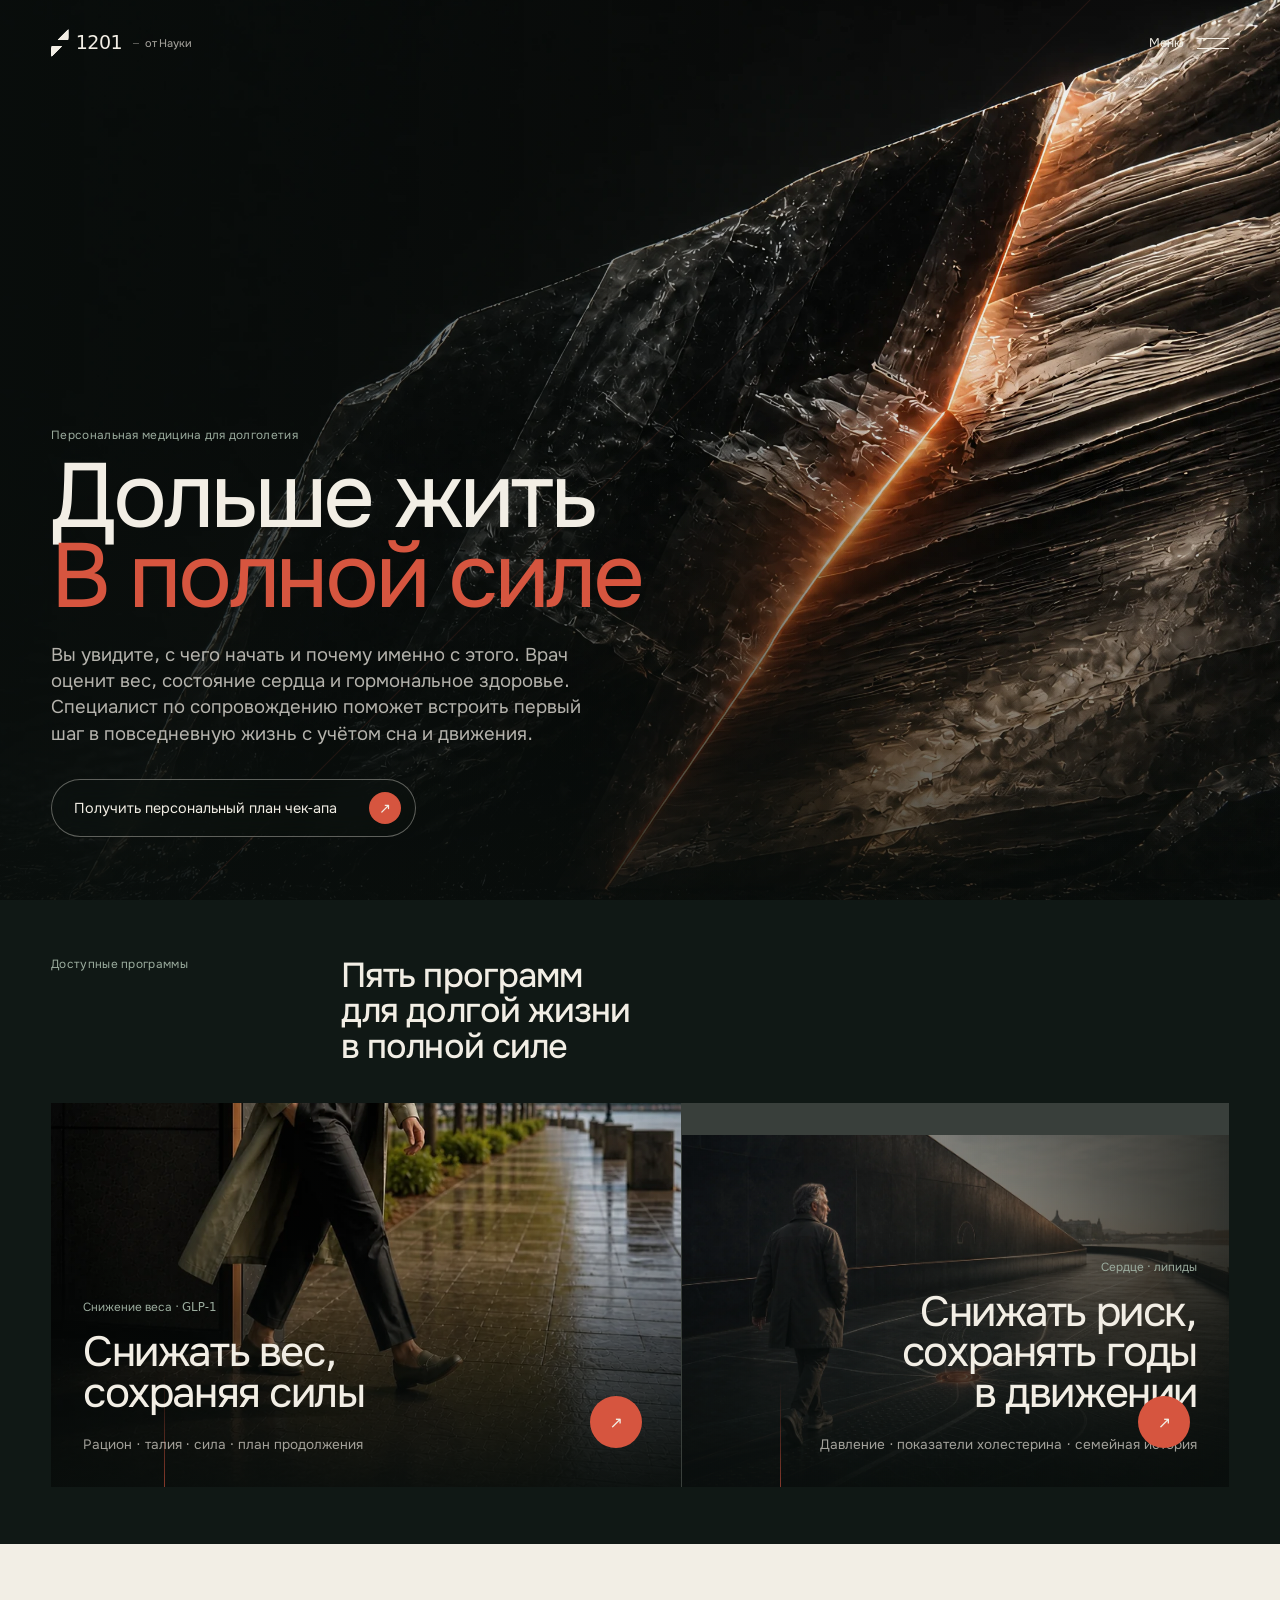
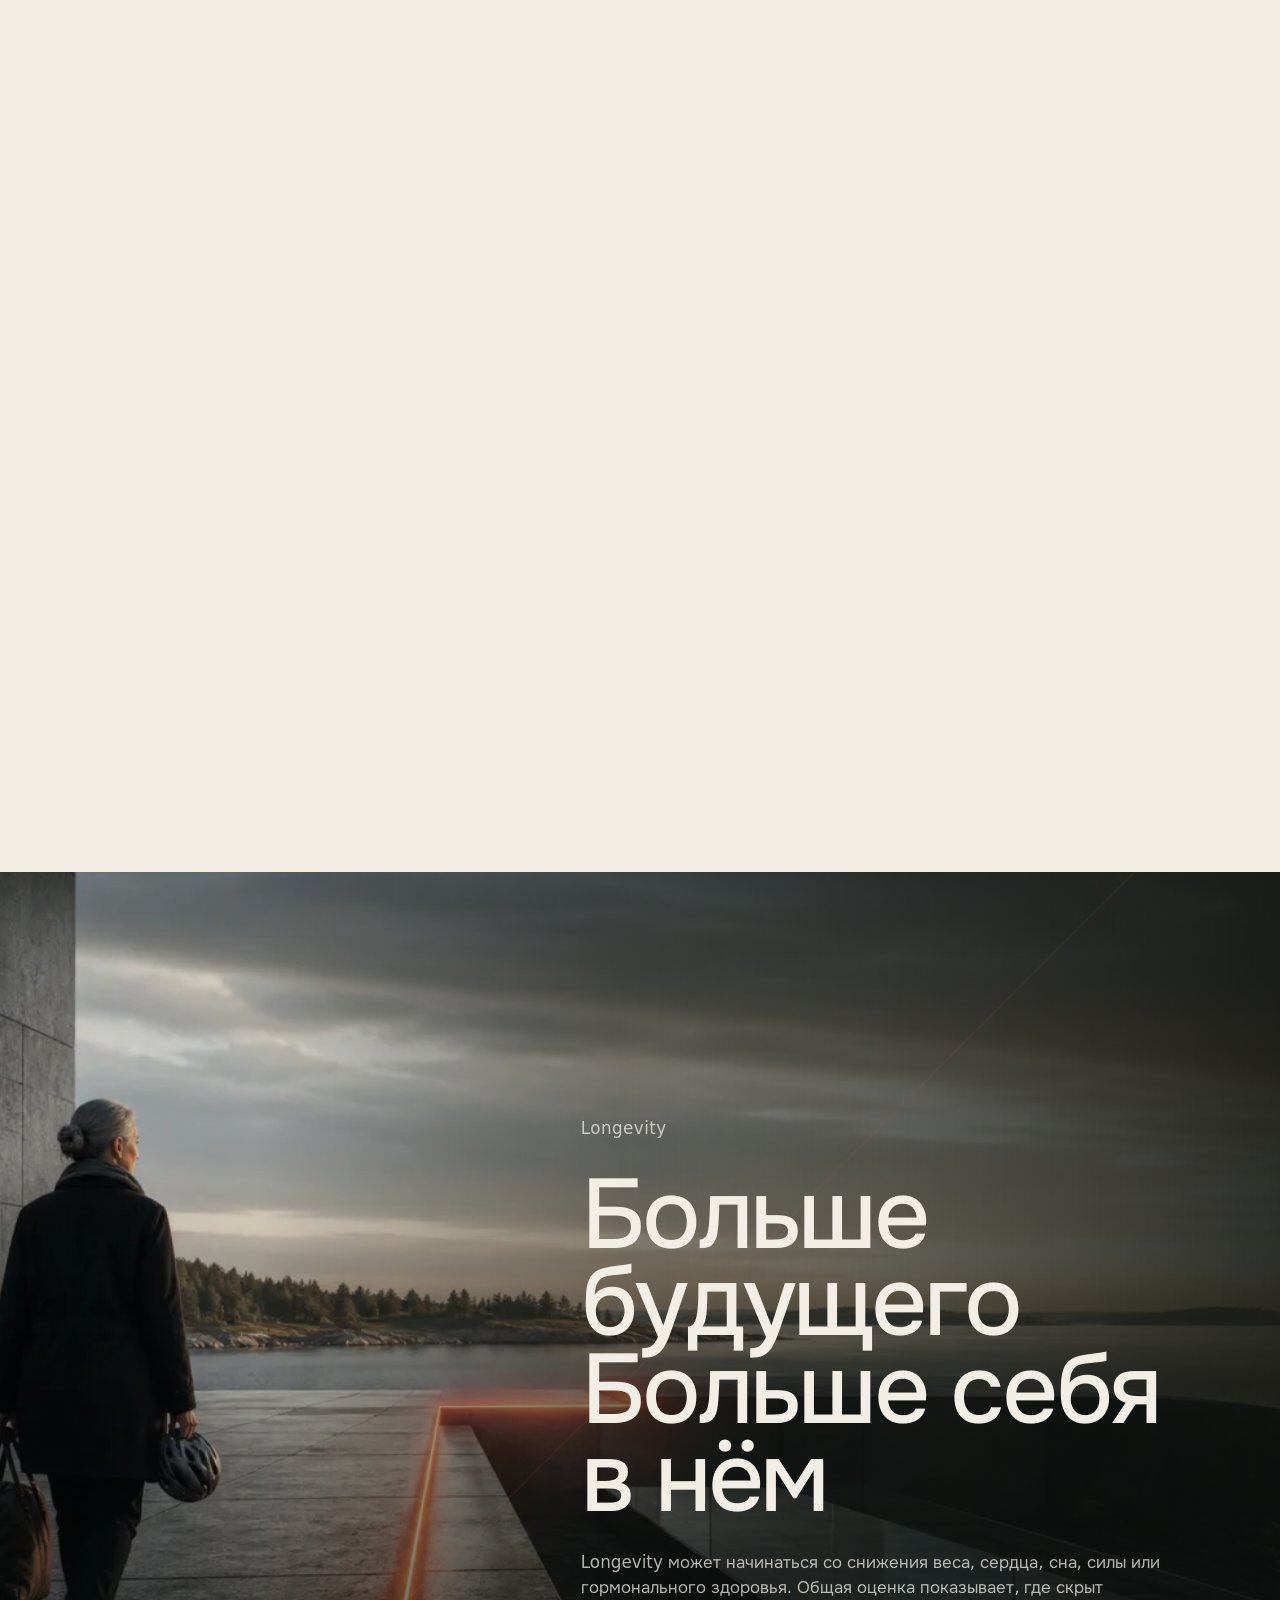
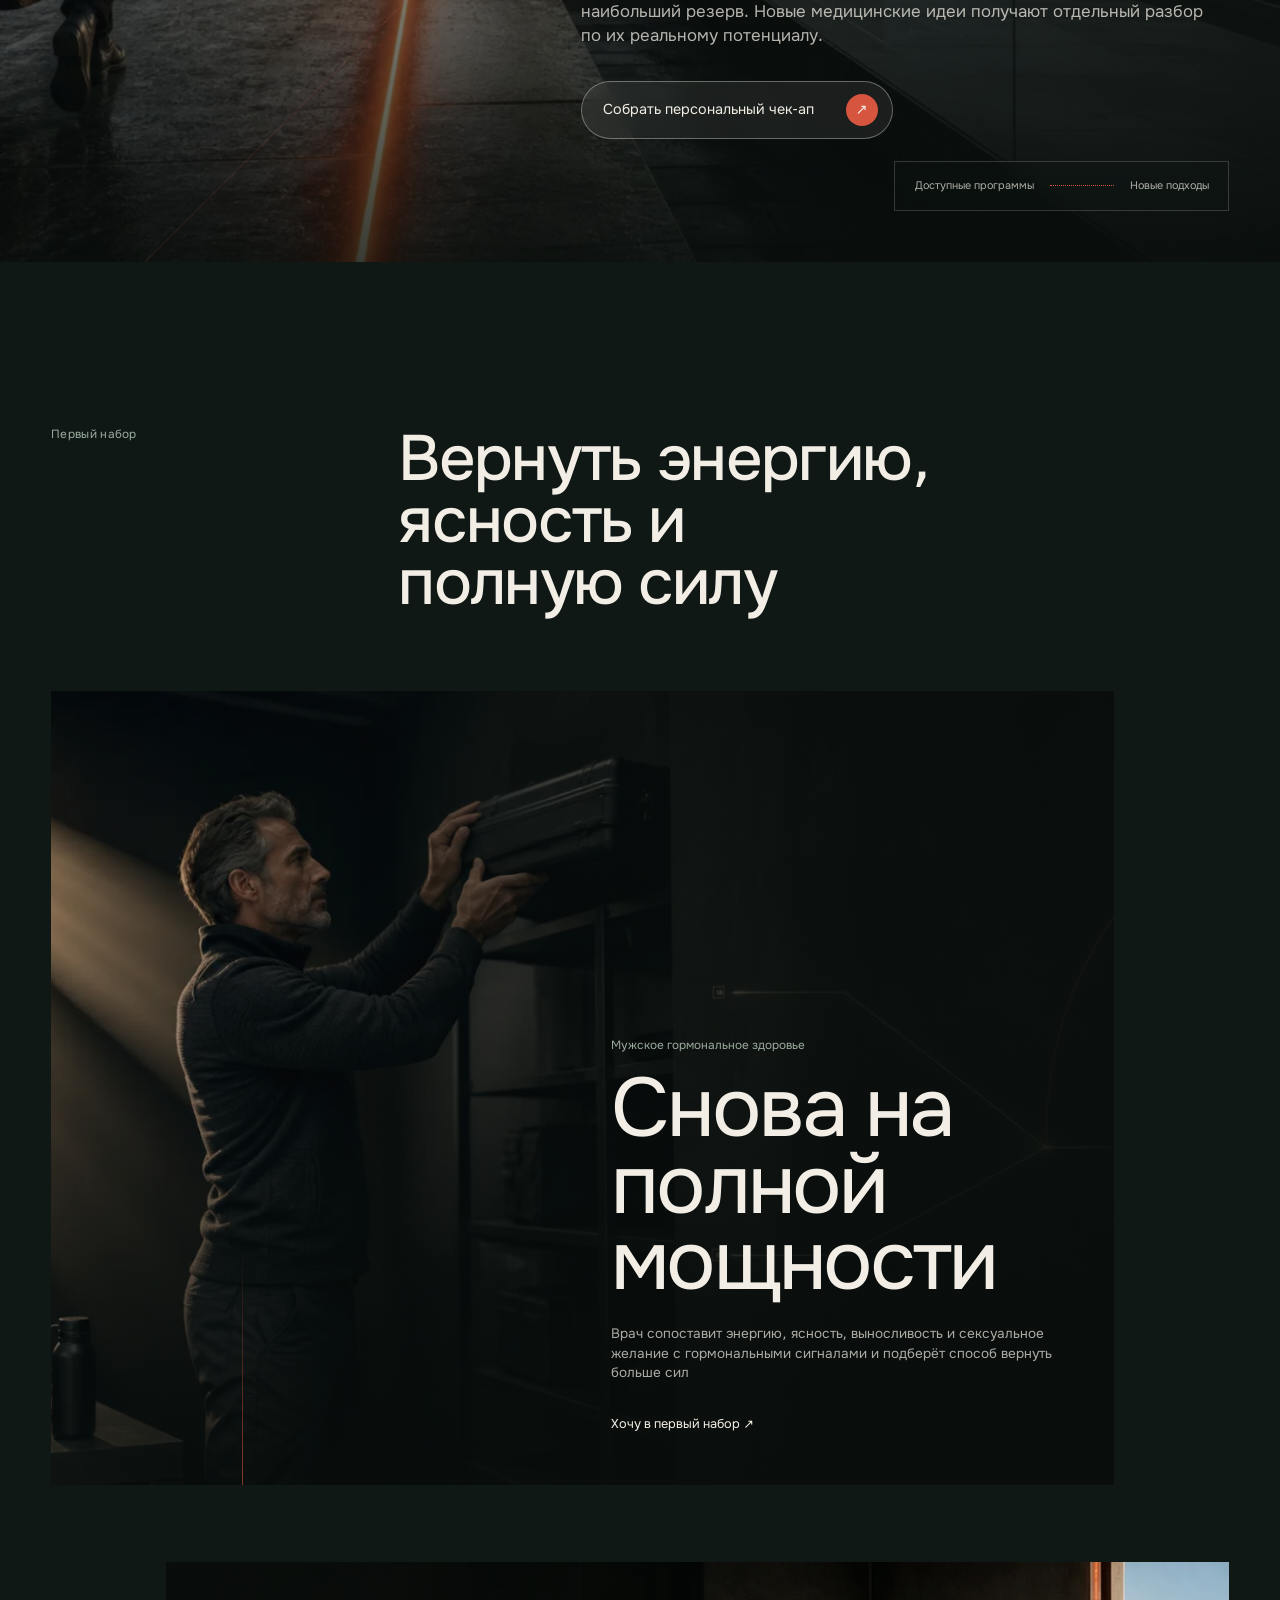
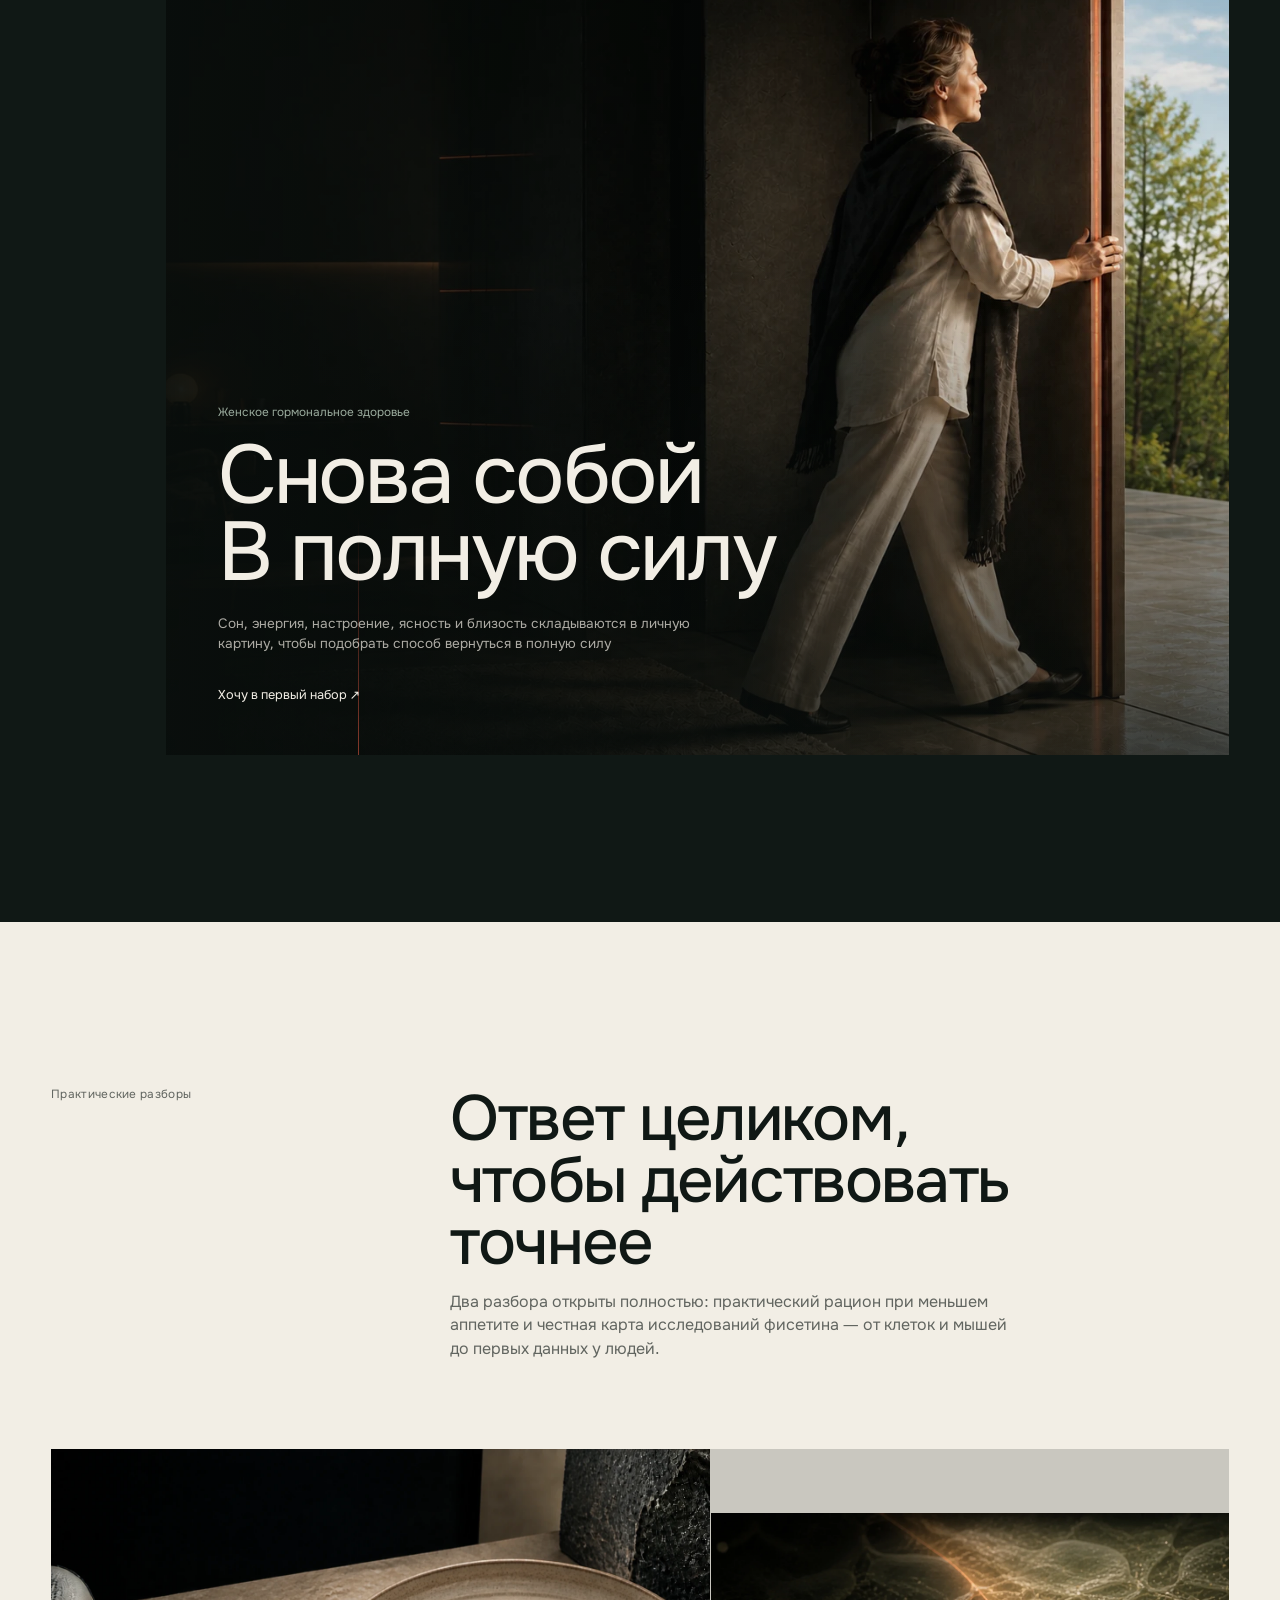
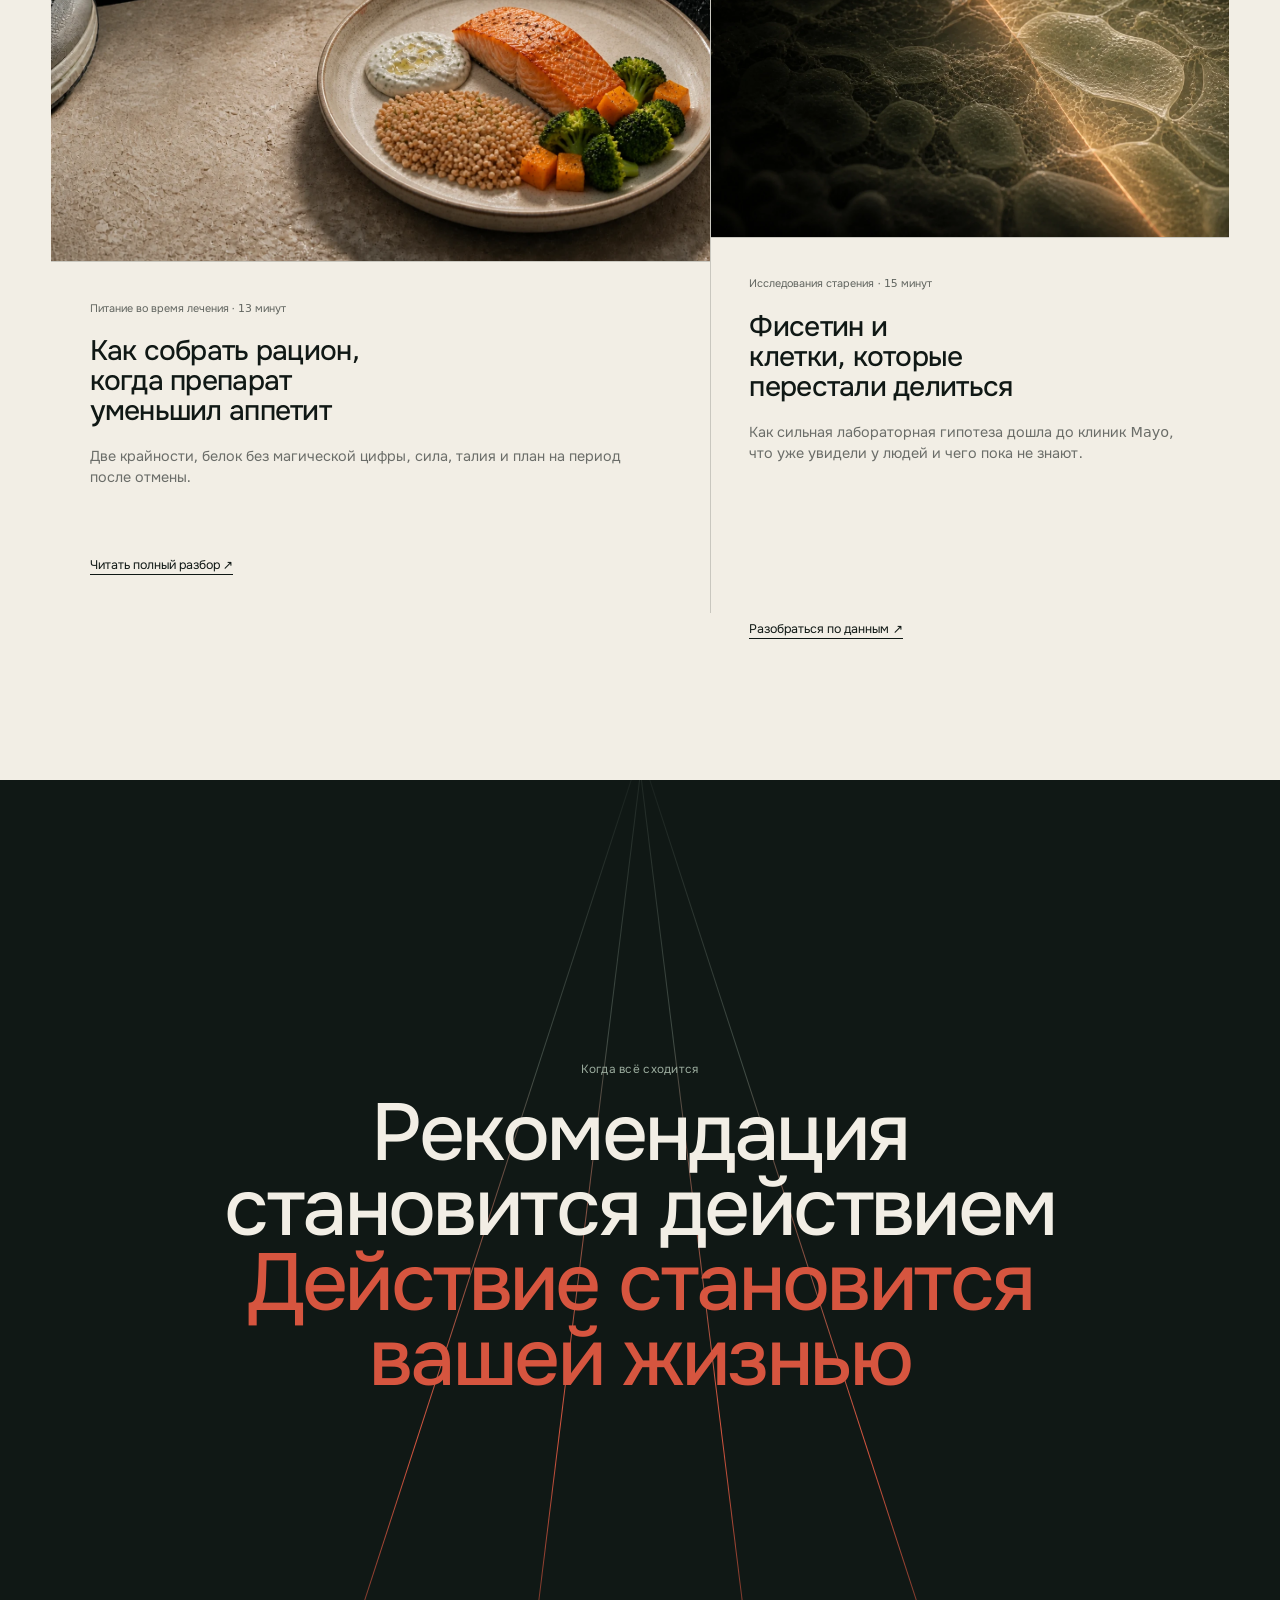
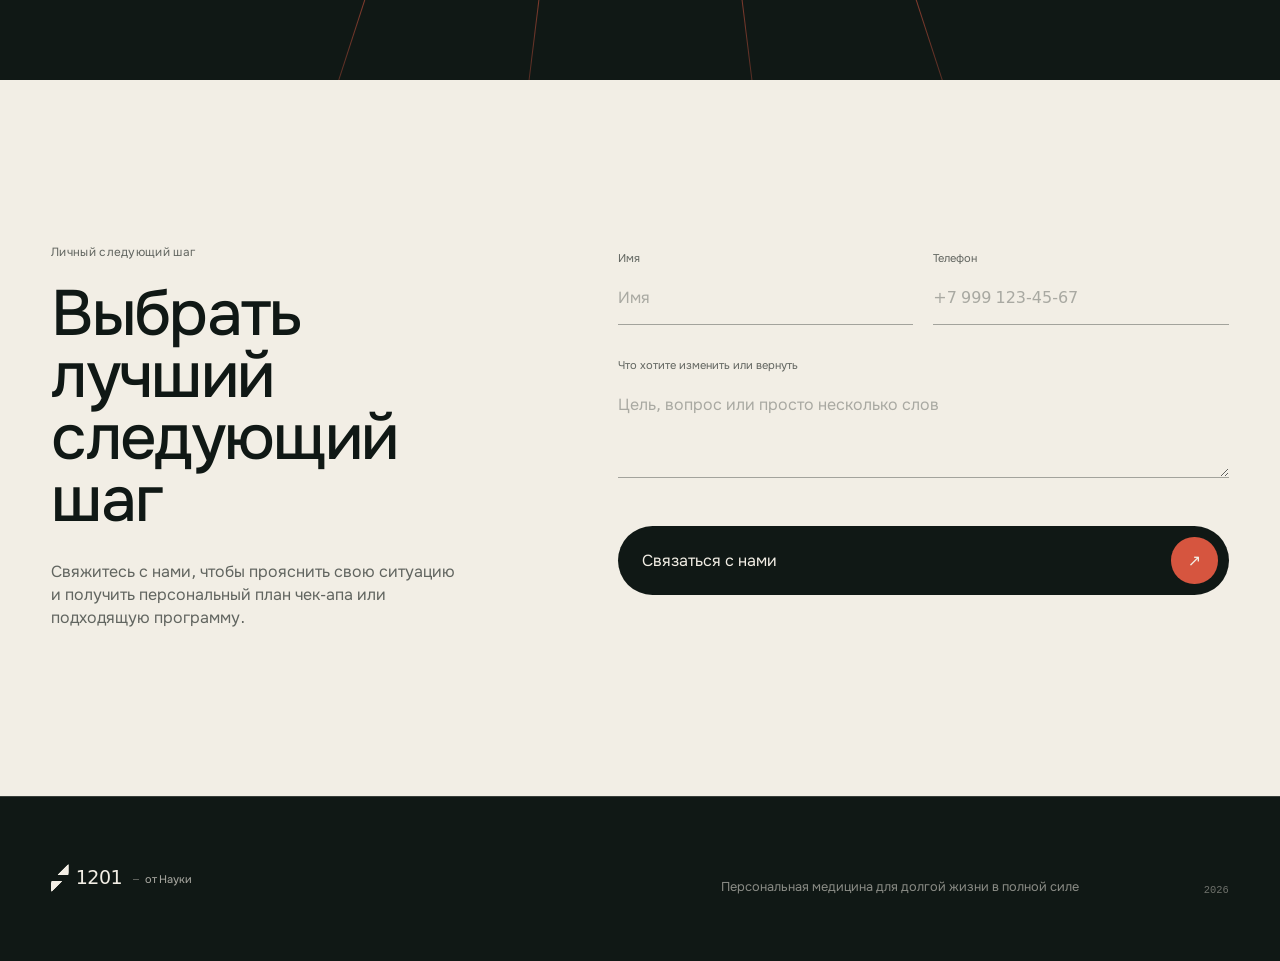
<file: index.html>
<!doctype html>
<html lang="ru">
<head>
  <meta charset="utf-8">
  <meta name="viewport" content="width=device-width, initial-scale=1">
  <meta name="theme-color" content="#101815">
  <meta name="description" content="1201 от Науки. Персональная медицина для долголетия: пять программ и персональный план следующего шага.">
  <title>1201 от Науки | персональная медицина для долголетия</title>
  <link rel="preload" href="assets/fonts/onest-cyrillic.woff2" as="font" type="font/woff2" crossorigin>
  <link rel="preload" href="assets/hero-brand-ultrasharp.webp" as="image" type="image/webp">
  <link rel="stylesheet" href="styles.css?v=20260823-2">
  <link rel="stylesheet" href="visual-tuning.css?v=20260824-1">
  <script src="app.js?v=20260824-1" defer></script>
</head>
<body class="home">
  <a class="skip-link" href="#content">К содержанию</a>

  <header class="site-header" data-header>
    <a class="brand" href="index.html" aria-label="1201 от Науки, главная">
      <span class="brand-mark" aria-hidden="true"><i></i><b></b></span>
      <span class="brand-number">1201</span>
      <span class="brand-by">от Науки</span>
    </a>
    <button class="menu-button" type="button" aria-expanded="false" aria-controls="site-nav" data-menu-button>
      <span>Меню</span><i aria-hidden="true"></i>
    </button>
    <nav class="site-nav" id="site-nav" aria-label="Основная навигация" data-menu>
      <a href="#routes">Программы</a>
      <a href="#knowledge">Разборы</a>
      <a href="#contact">Начать</a>
    </nav>
  </header>

  <main id="content">
    <section class="hero hero-brand" data-pointer-scene>
      <div class="hero-media" aria-hidden="true" data-pointer-layer>
        <img src="assets/hero-brand-ultrasharp.webp" alt="" width="2880" height="1620" fetchpriority="high">
      </div>
      <div class="hero-scrim" aria-hidden="true"></div>
      <div class="hero-copy">
        <p class="eyebrow reveal">Персональная медицина для долголетия</p>
        <h1 class="hero-title reveal">Дольше жить<br><span>В полной силе</span></h1>
        <p class="hero-intro reveal">Вы увидите, с чего начать и почему именно с этого. Врач оценит вес, состояние сердца и гормональное здоровье. Специалист по сопровождению поможет встроить первый шаг в повседневную жизнь с учётом сна и движения.</p>
        <a class="button reveal" href="#contact">Получить персональный план чек‑апа <span aria-hidden="true">↗</span></a>
      </div>
    </section>

    <section class="route-gateway section-dark" id="routes" aria-labelledby="routes-title">
      <div class="section-head reveal">
        <p class="eyebrow">Доступные программы</p>
        <h2 id="routes-title">Пять программ для долгой жизни в полной силе</h2>
      </div>
      <div class="gateway-grid">
        <a class="route-card route-card-glp reveal" href="route.html?route=glp1" aria-label="Открыть программу снижения веса и метаболического здоровья">
          <picture>
            <source media="(max-width: 600px)" srcset="assets/hero-glp1-mobile-v3.webp">
            <img src="assets/hero-glp1-v3.webp" alt="" width="1672" height="941" loading="lazy">
          </picture>
          <span class="route-card-shade" aria-hidden="true"></span>
          <span class="route-card-label">Снижение веса · GLP‑1</span>
          <strong>Снижать вес, сохраняя силы</strong>
          <span class="route-card-proof">Рацион · талия · сила · план продолжения</span>
          <i aria-hidden="true">↗</i>
        </a>
        <a class="route-card route-card-cardio reveal" href="route.html?route=cardio" aria-label="Открыть кардио-липидную программу">
          <img src="assets/hero-cardio.webp" alt="" width="1440" height="811" loading="lazy">
          <span class="route-card-shade" aria-hidden="true"></span>
          <span class="route-card-label">Сердце · липиды</span>
          <strong>Снижать риск, сохранять годы в движении</strong>
          <span class="route-card-proof">Давление · показатели холестерина · семейная история</span>
          <i aria-hidden="true">↗</i>
        </a>
      </div>
    </section>

    <section class="proof-section section-bone" aria-labelledby="proof-title">
      <div class="proof-lead reveal">
        <p class="eyebrow">Персональный чек‑ап</p>
        <h2 id="proof-title">Сразу видно, что изменит больше всего</h2>
        <p>Цель, анализы, самочувствие и образ жизни складываются в одну картину. На первом месте оказывается шаг с наибольшей ожидаемой пользой, а не самый модный тест или препарат.</p>
      </div>
      <div class="decision-dossier reveal" data-dossier>
        <div class="dossier-top">
          <span class="mini-mark" aria-hidden="true"></span>
          <span>Персональный план</span>
          <span class="dossier-result">Лучший следующий шаг</span>
        </div>
        <ol class="decision-chain">
          <li><span>01</span><strong>Что хочется вернуть</strong><em>Энергия, движение, сон, уверенность в теле</em></li>
          <li><span>02</span><strong>Что влияет сильнее</strong><em>Вес, сердце, гормональные сигналы и образ жизни</em></li>
          <li><span>03</span><strong>С чего начать</strong><em>Один шаг с наибольшей ожидаемой пользой</em></li>
          <li><span>04</span><strong>Как войдёт в жизнь</strong><em>Действия, которые помещаются в обычную неделю</em></li>
          <li><span>05</span><strong>Что станет видно</strong><em>Ответ организма и следующий выбор</em></li>
        </ol>
        <div class="ownership-line"><span>Врач выбирает медицинский шаг</span><span>Специалист по сопровождению помогает встроить его в обычную жизнь</span><span>Вы видите логику выбора и сохраняете контроль</span></div>
      </div>
    </section>

    <section class="longevity-canvas" aria-labelledby="longevity-title" data-pointer-scene>
      <div class="canvas-media" aria-hidden="true" data-pointer-layer>
        <img src="assets/hero-longevity.webp" alt="" width="1440" height="811" loading="lazy">
      </div>
      <div class="canvas-scrim" aria-hidden="true"></div>
      <div class="canvas-copy reveal">
        <p class="eyebrow">Longevity</p>
        <h2 id="longevity-title">Больше будущего<br>Больше себя в нём</h2>
        <p>Longevity может начинаться со снижения веса, сердца, сна, силы или гормонального здоровья. Общая оценка показывает, где скрыт наибольший резерв. Новые медицинские идеи получают отдельный разбор по их реальному потенциалу.</p>
        <a class="button button-light" href="route.html?route=longevity">Собрать персональный чек‑ап <span aria-hidden="true">↗</span></a>
      </div>
      <div class="research-plane reveal">
        <span>Доступные программы</span>
        <i aria-hidden="true"></i>
        <span>Новые подходы</span>
      </div>
    </section>

    <section class="hormones section-dark" aria-labelledby="hormones-title">
      <div class="section-head reveal">
        <p class="eyebrow">Первый набор</p>
        <h2 id="hormones-title">Вернуть энергию, ясность и полную силу</h2>
      </div>
      <div class="hormone-stack">
        <a class="hormone-panel hormone-male reveal" href="route.html?route=male">
          <img src="assets/hero-male.webp" alt="" width="1440" height="811" loading="lazy">
          <span class="panel-scrim" aria-hidden="true"></span>
          <span class="route-card-label">Мужское гормональное здоровье</span>
          <strong>Снова на полной мощности</strong>
          <span class="panel-proof">Врач сопоставит энергию, ясность, выносливость и сексуальное желание с гормональными сигналами и подберёт способ вернуть больше сил</span>
          <em>Хочу в первый набор ↗</em>
        </a>
        <a class="hormone-panel hormone-female reveal" href="route.html?route=female">
          <img src="assets/hero-female.webp" alt="" width="1440" height="811" loading="lazy">
          <span class="panel-scrim" aria-hidden="true"></span>
          <span class="route-card-label">Женское гормональное здоровье</span>
          <strong>Снова собой<br>В полную силу</strong>
          <span class="panel-proof">Сон, энергия, настроение, ясность и близость складываются в личную картину, чтобы подобрать способ вернуться в полную силу</span>
          <em>Хочу в первый набор ↗</em>
        </a>
      </div>
    </section>

    <section class="knowledge section-bone" id="knowledge" aria-labelledby="knowledge-title">
      <div class="knowledge-head reveal">
        <p class="eyebrow">Практические разборы</p>
        <h2 id="knowledge-title">Ответ целиком, чтобы действовать точнее</h2>
        <p>Два разбора открыты полностью: практический рацион при меньшем аппетите и честная карта исследований фисетина — от клеток и мышей до первых данных у людей.</p>
      </div>
      <div class="article-feature article-feature-grid reveal">
        <a class="article-card article-card-tile" href="article-protein-glp1.html">
          <div class="article-image"><img src="assets/article-protein.webp" alt="Тарелка с лососем, крупой и свежими овощами рядом с прогулочной обувью" width="1440" height="811" loading="lazy"></div>
          <div class="article-copy">
            <span>Питание во время лечения · 13 минут</span>
            <h3>Как собрать рацион, когда препарат уменьшил аппетит</h3>
            <p>Две крайности, белок без магической цифры, сила, талия и план на период после отмены.</p>
            <em>Читать полный разбор ↗</em>
          </div>
        </a>
        <a class="article-card article-card-tile article-card-frontier" href="article-senolytics-fisetin.html">
          <div class="article-image"><img src="assets/article-fisetin-v2.webp" alt="Зрелое клеточное поле становится яснее за тонкой исследовательской границей" width="1672" height="941" loading="lazy"></div>
          <div class="article-copy">
            <span>Исследования старения · 15 минут</span>
            <h3>Фисетин и клетки, которые перестали делиться</h3>
            <p>Как сильная лабораторная гипотеза дошла до клиник Mayo, что уже увидели у людей и чего пока не знают.</p>
            <em>Разобраться по данным ↗</em>
          </div>
        </a>
      </div>
    </section>

    <section class="spire section-dark" aria-labelledby="spire-title">
      <div class="spire-lines" aria-hidden="true"><i></i><i></i><i></i><i></i></div>
      <div class="spire-copy reveal">
        <p class="eyebrow">Когда всё сходится</p>
        <h2 id="spire-title">Рекомендация становится действием<br><span>Действие становится вашей жизнью</span></h2>
      </div>
    </section>

    <section class="contact section-bone" id="contact" aria-labelledby="contact-title">
      <div class="contact-intro reveal">
        <p class="eyebrow">Личный следующий шаг</p>
        <h2 id="contact-title">Выбрать лучший следующий шаг</h2>
        <p>Свяжитесь с нами, чтобы прояснить свою ситуацию и получить персональный план чек‑апа или подходящую программу.</p>
      </div>
      <form class="contact-form reveal" data-contact-form novalidate>
        <label><span>Имя</span><input name="name" autocomplete="name" placeholder="Имя"></label>
        <label><span>Телефон</span><input name="phone" type="tel" inputmode="tel" autocomplete="tel" placeholder="+7 999 123-45-67" data-phone></label>
        <label class="wide"><span>Что хотите изменить или вернуть</span><textarea name="question" rows="3" placeholder="Цель, вопрос или просто несколько слов"></textarea></label>
        <button class="submit-button" type="submit"><span>Связаться с нами</span><i aria-hidden="true">↗</i></button>
        <p class="form-success" role="status" aria-live="polite" hidden>Спасибо. Скоро свяжемся</p>
      </form>
    </section>
  </main>

  <footer class="site-footer">
    <a class="brand brand-footer" href="index.html" aria-label="1201 от Науки, главная">
      <span class="brand-mark" aria-hidden="true"><i></i><b></b></span><span class="brand-number">1201</span><span class="brand-by">от Науки</span>
    </a>
    <p>Персональная медицина для долгой жизни в полной силе</p>
    <span class="mono">2026</span>
  </footer>
</body>
</html>
</file>
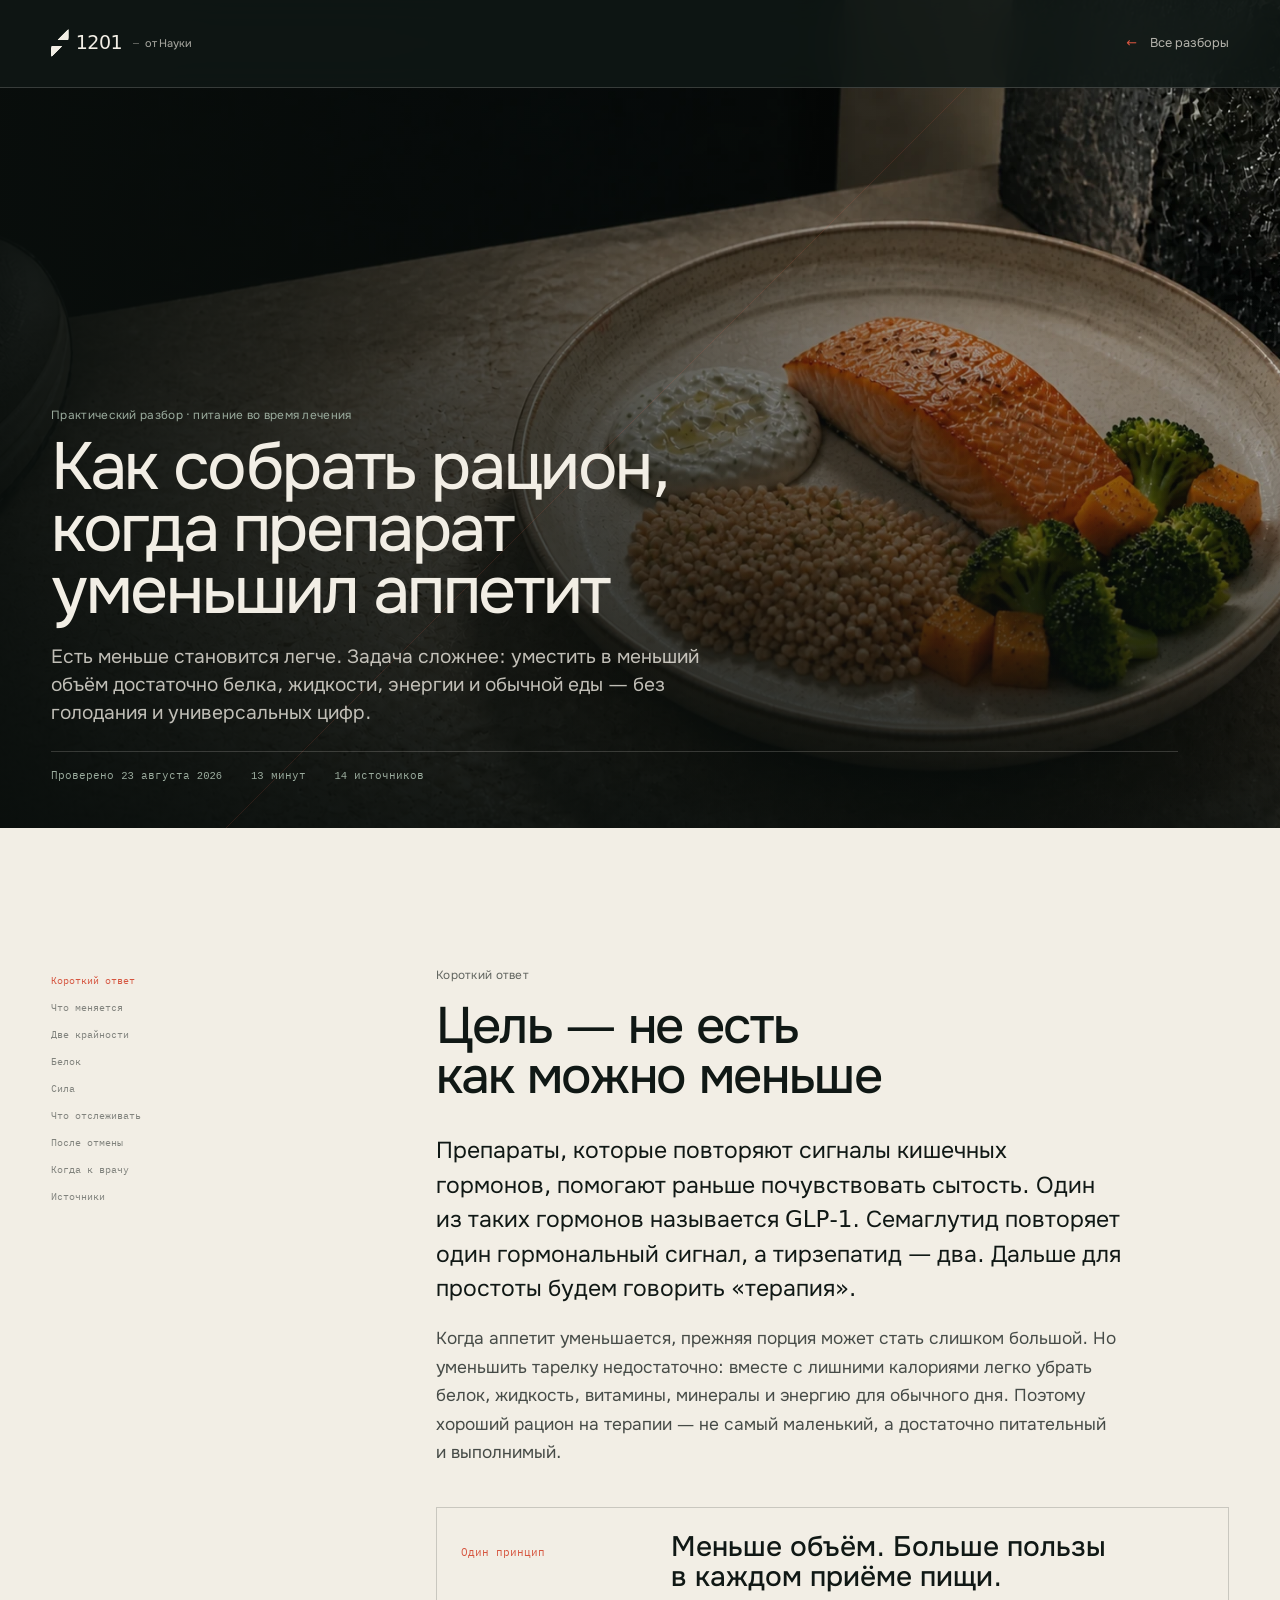
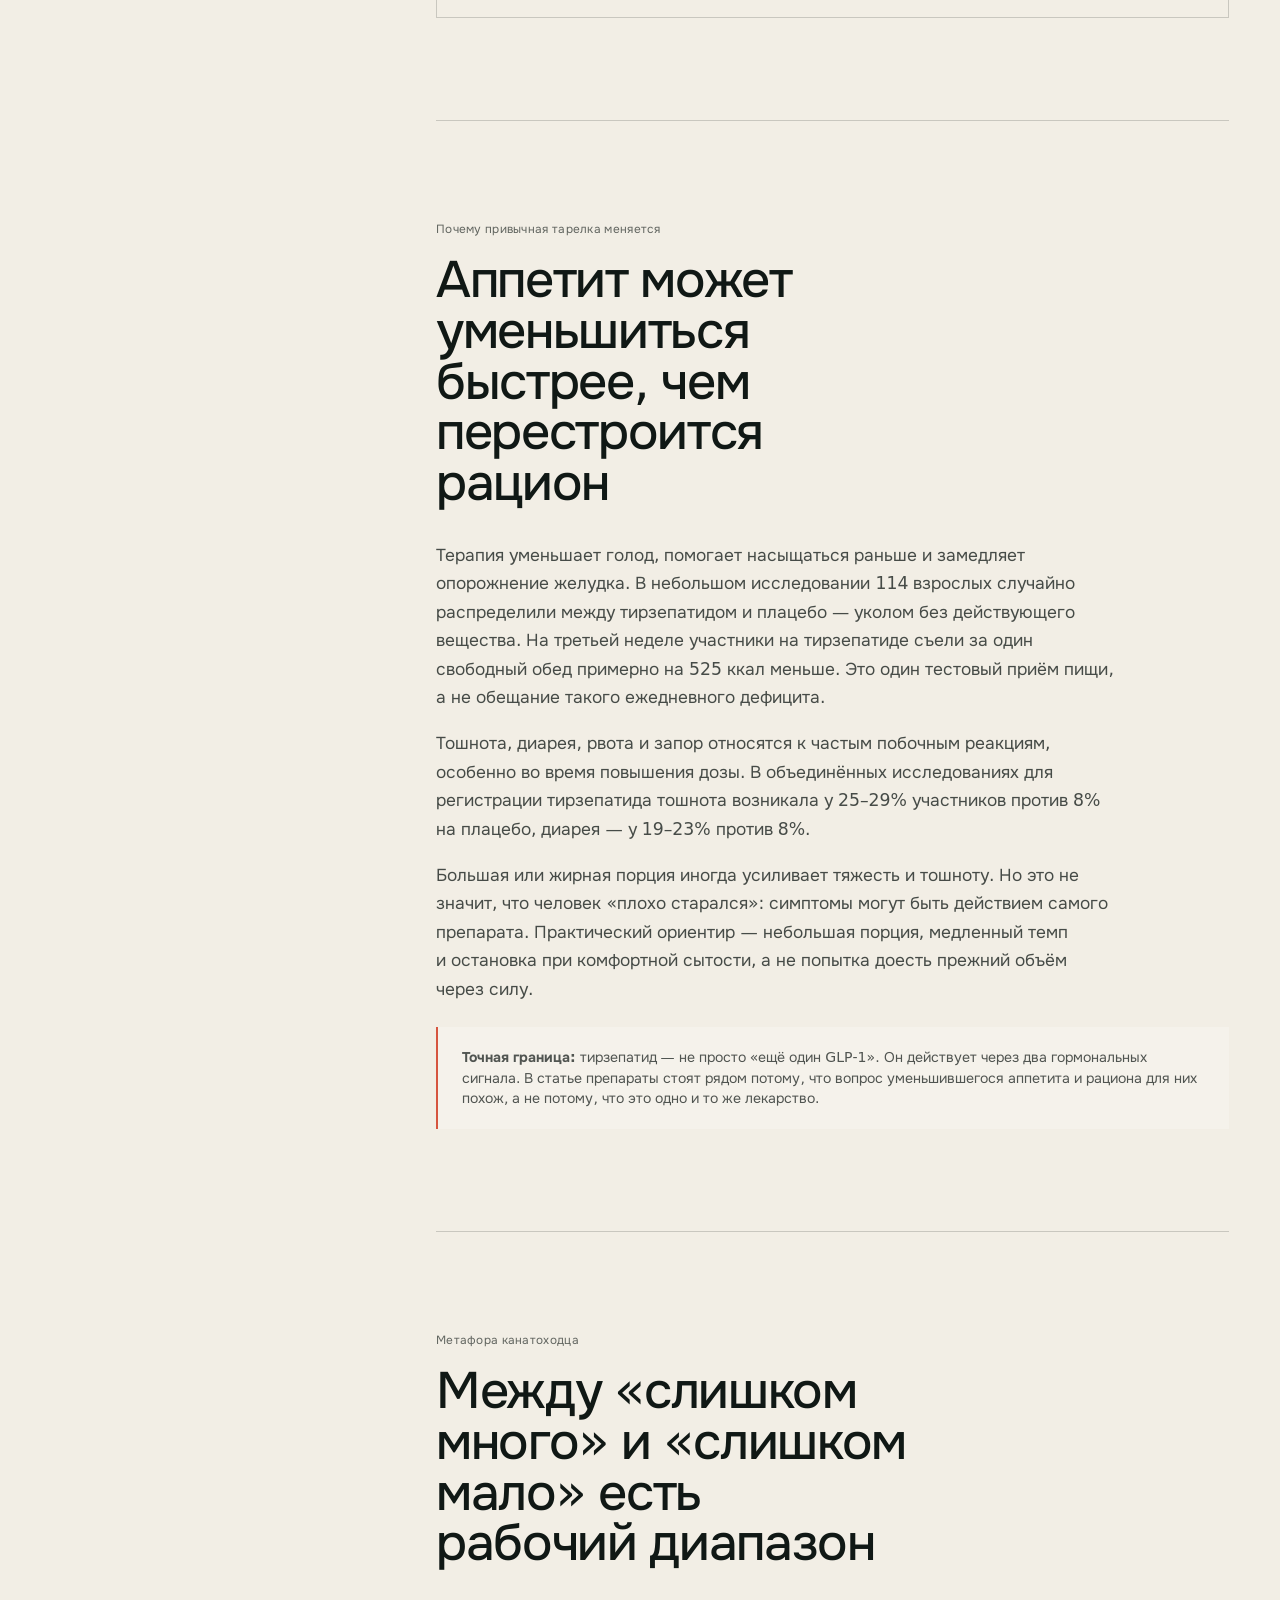
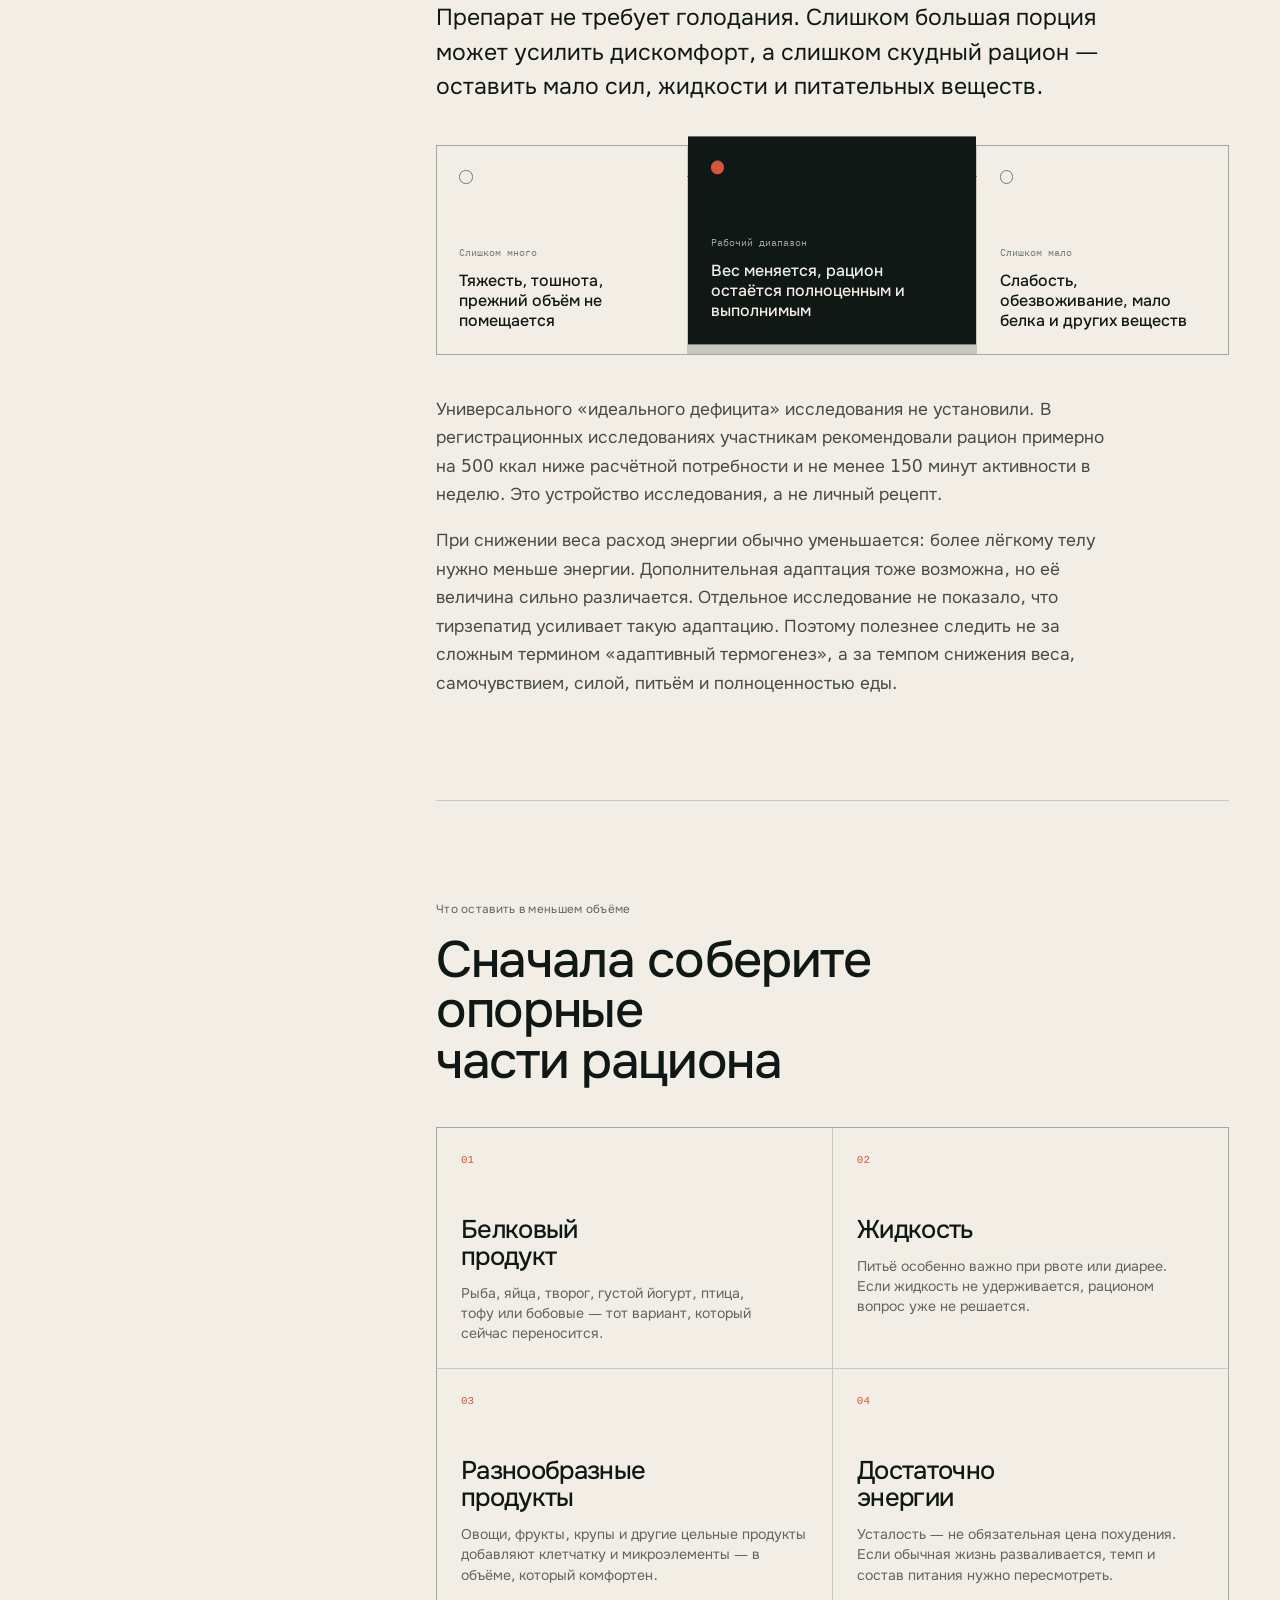
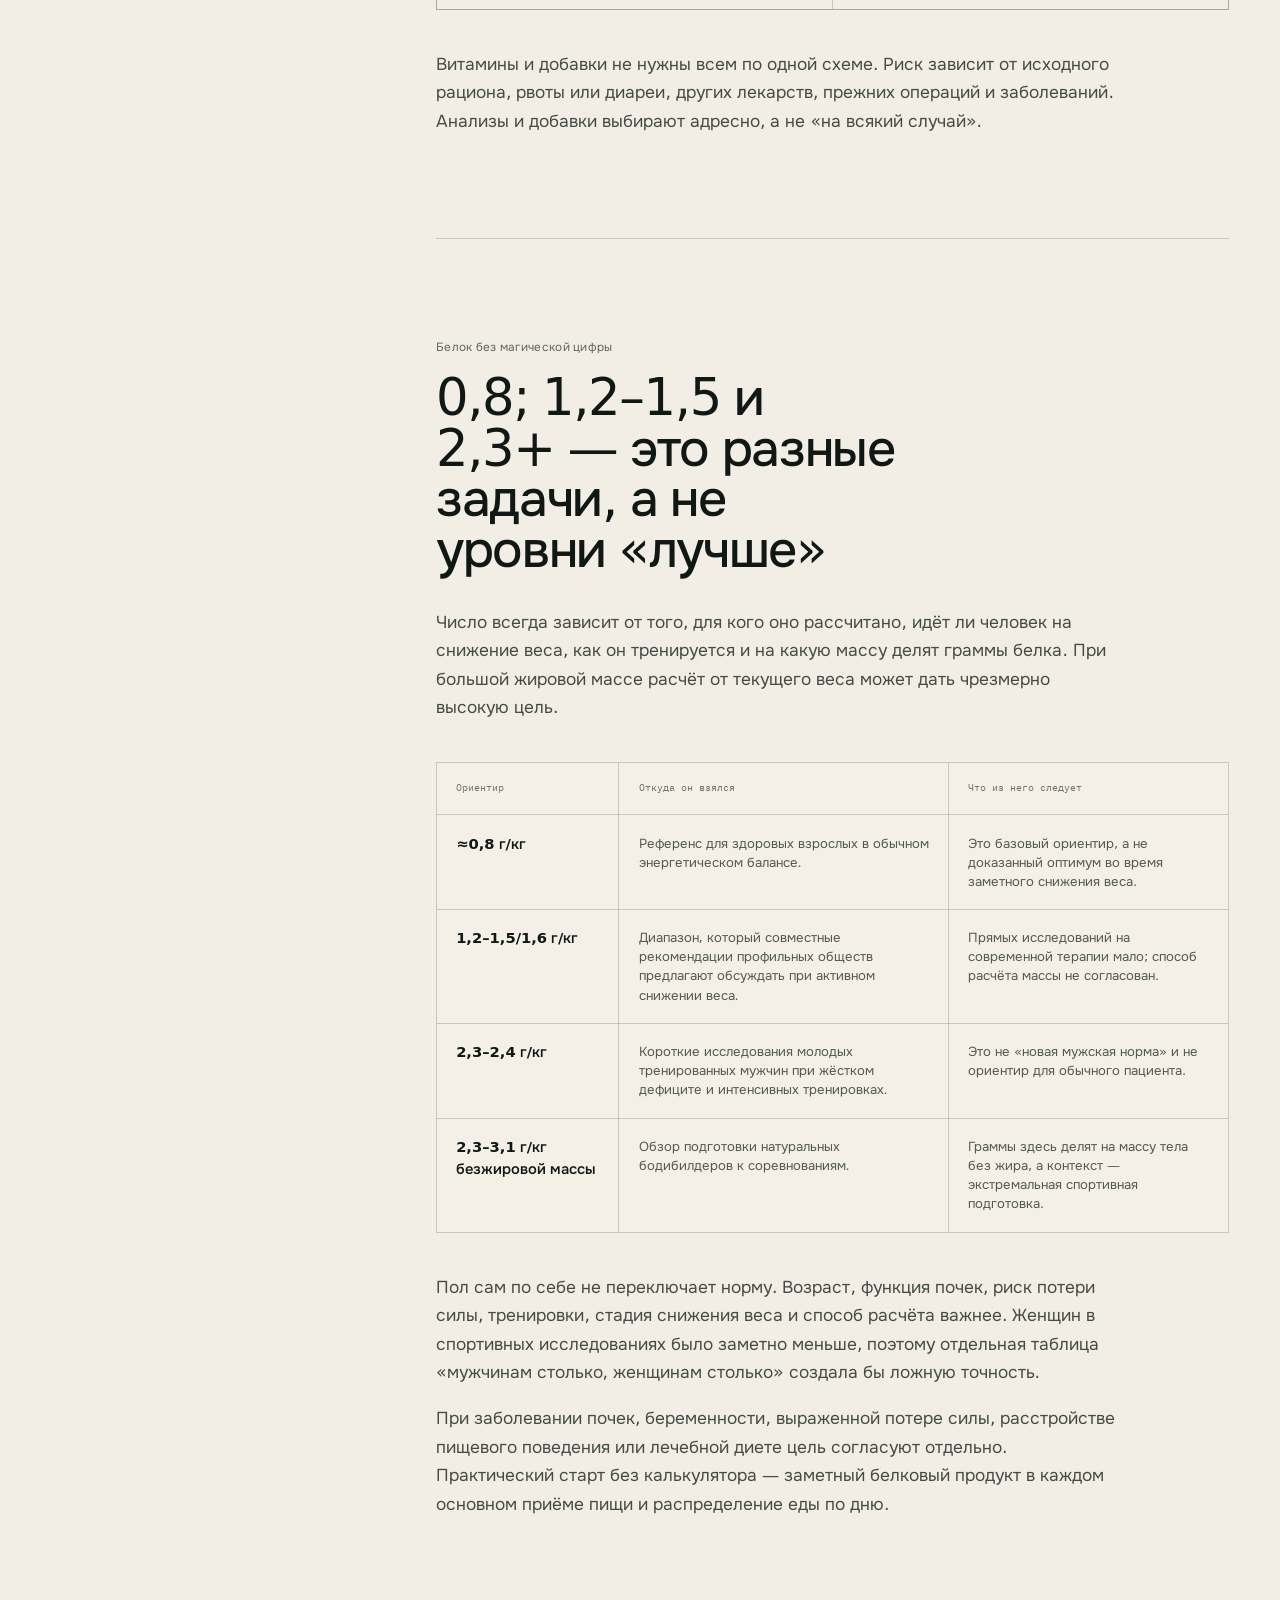
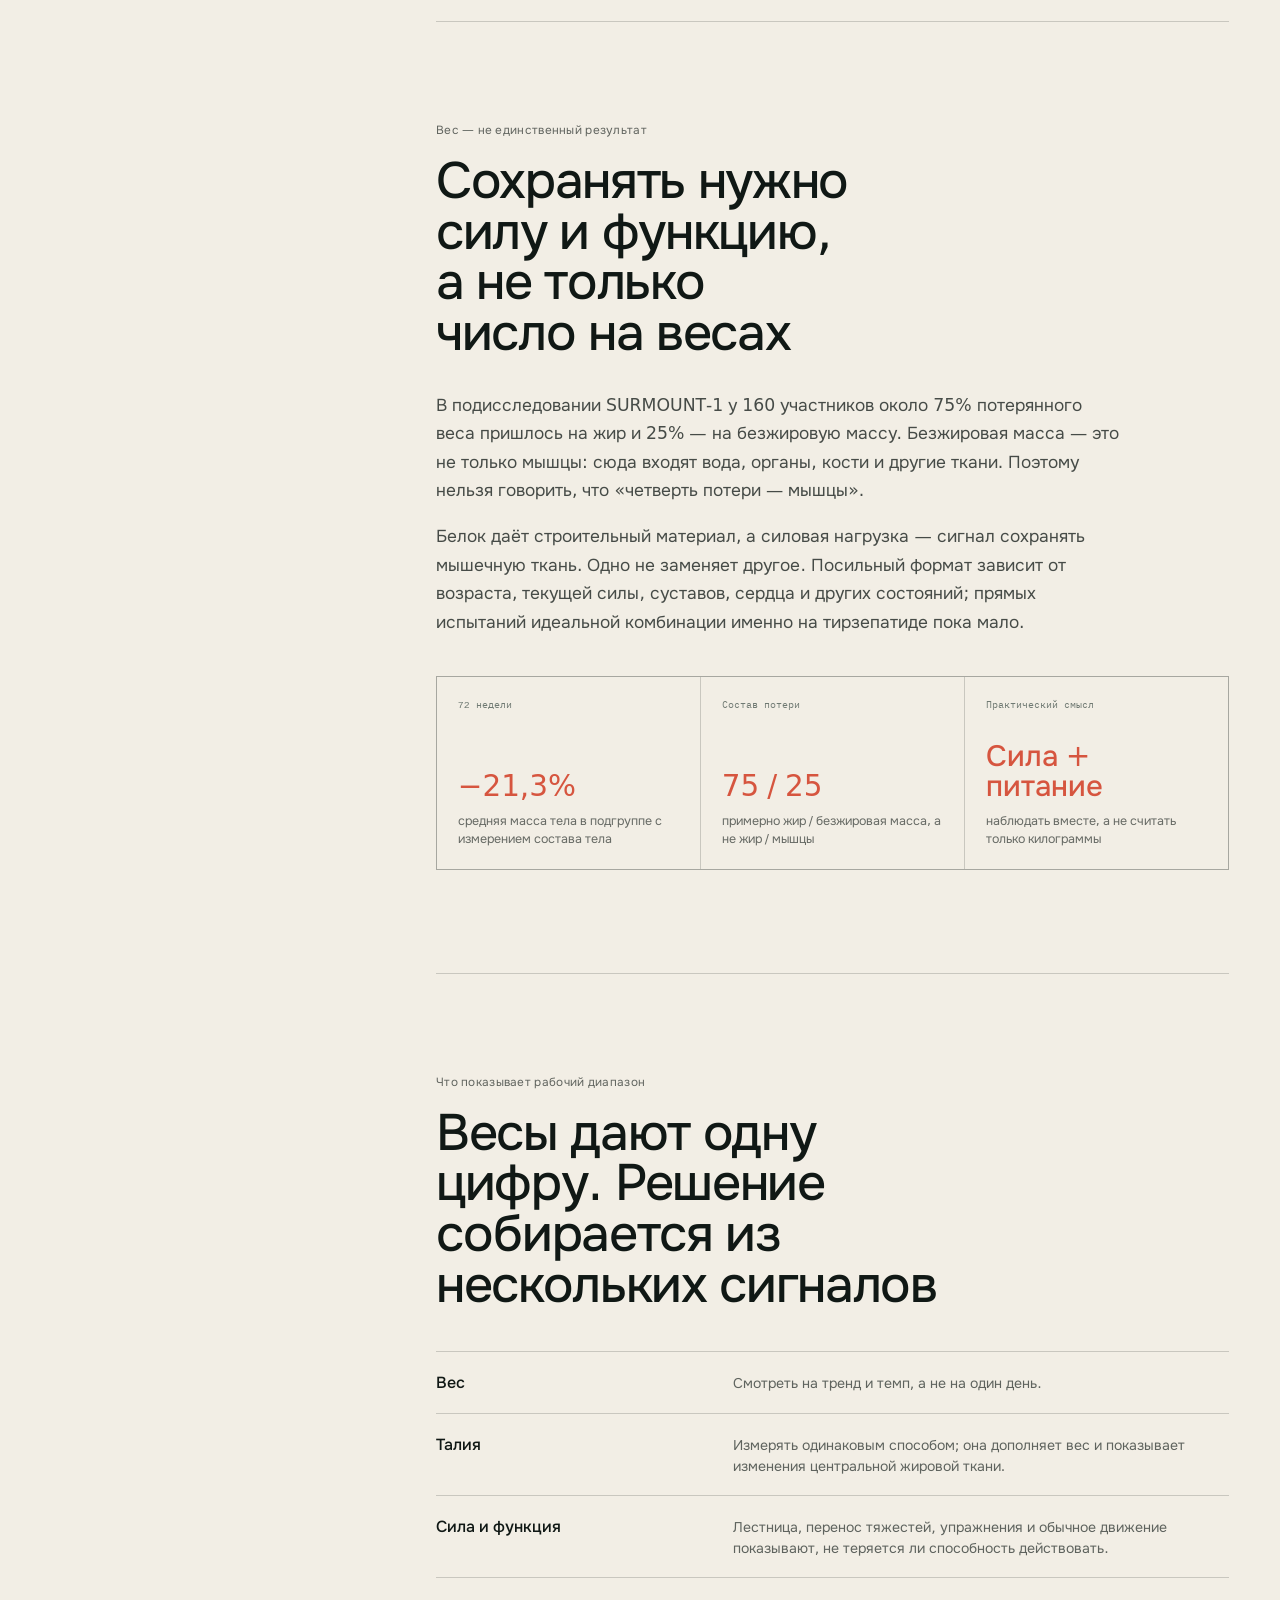
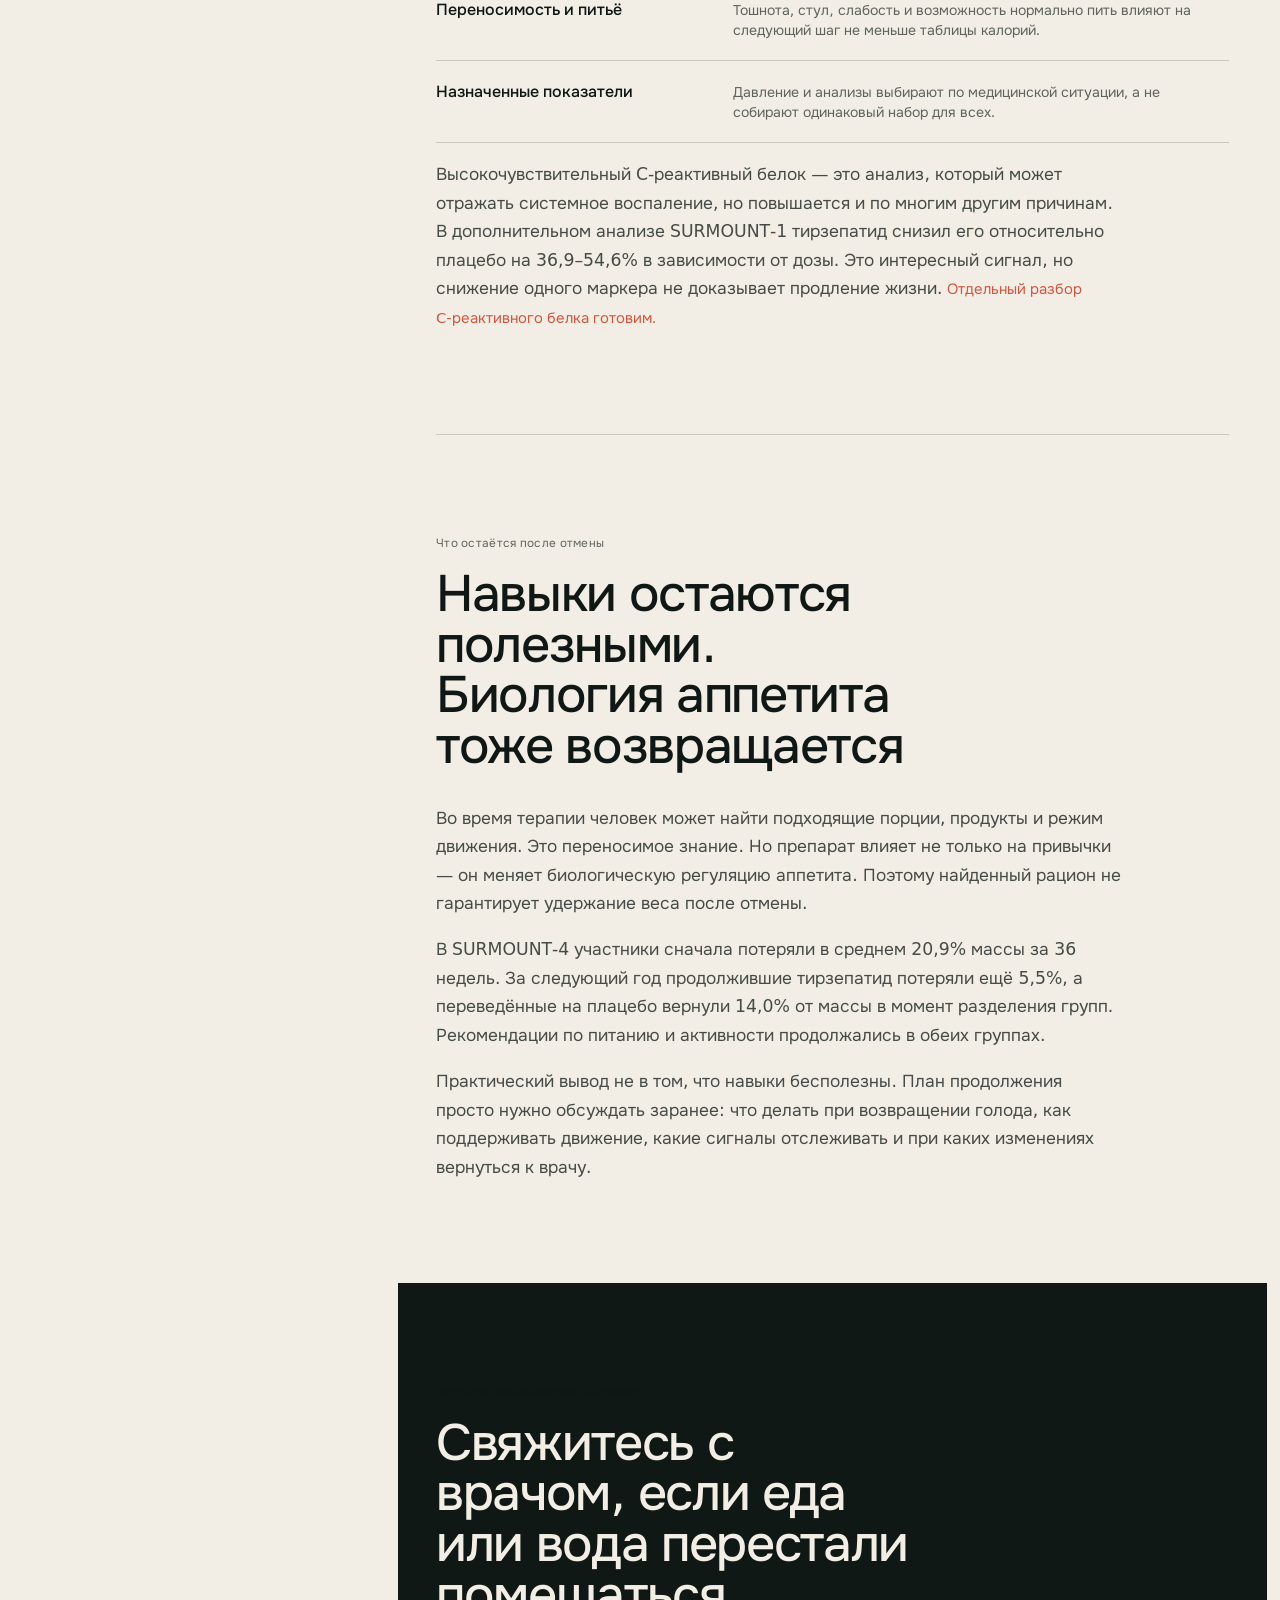
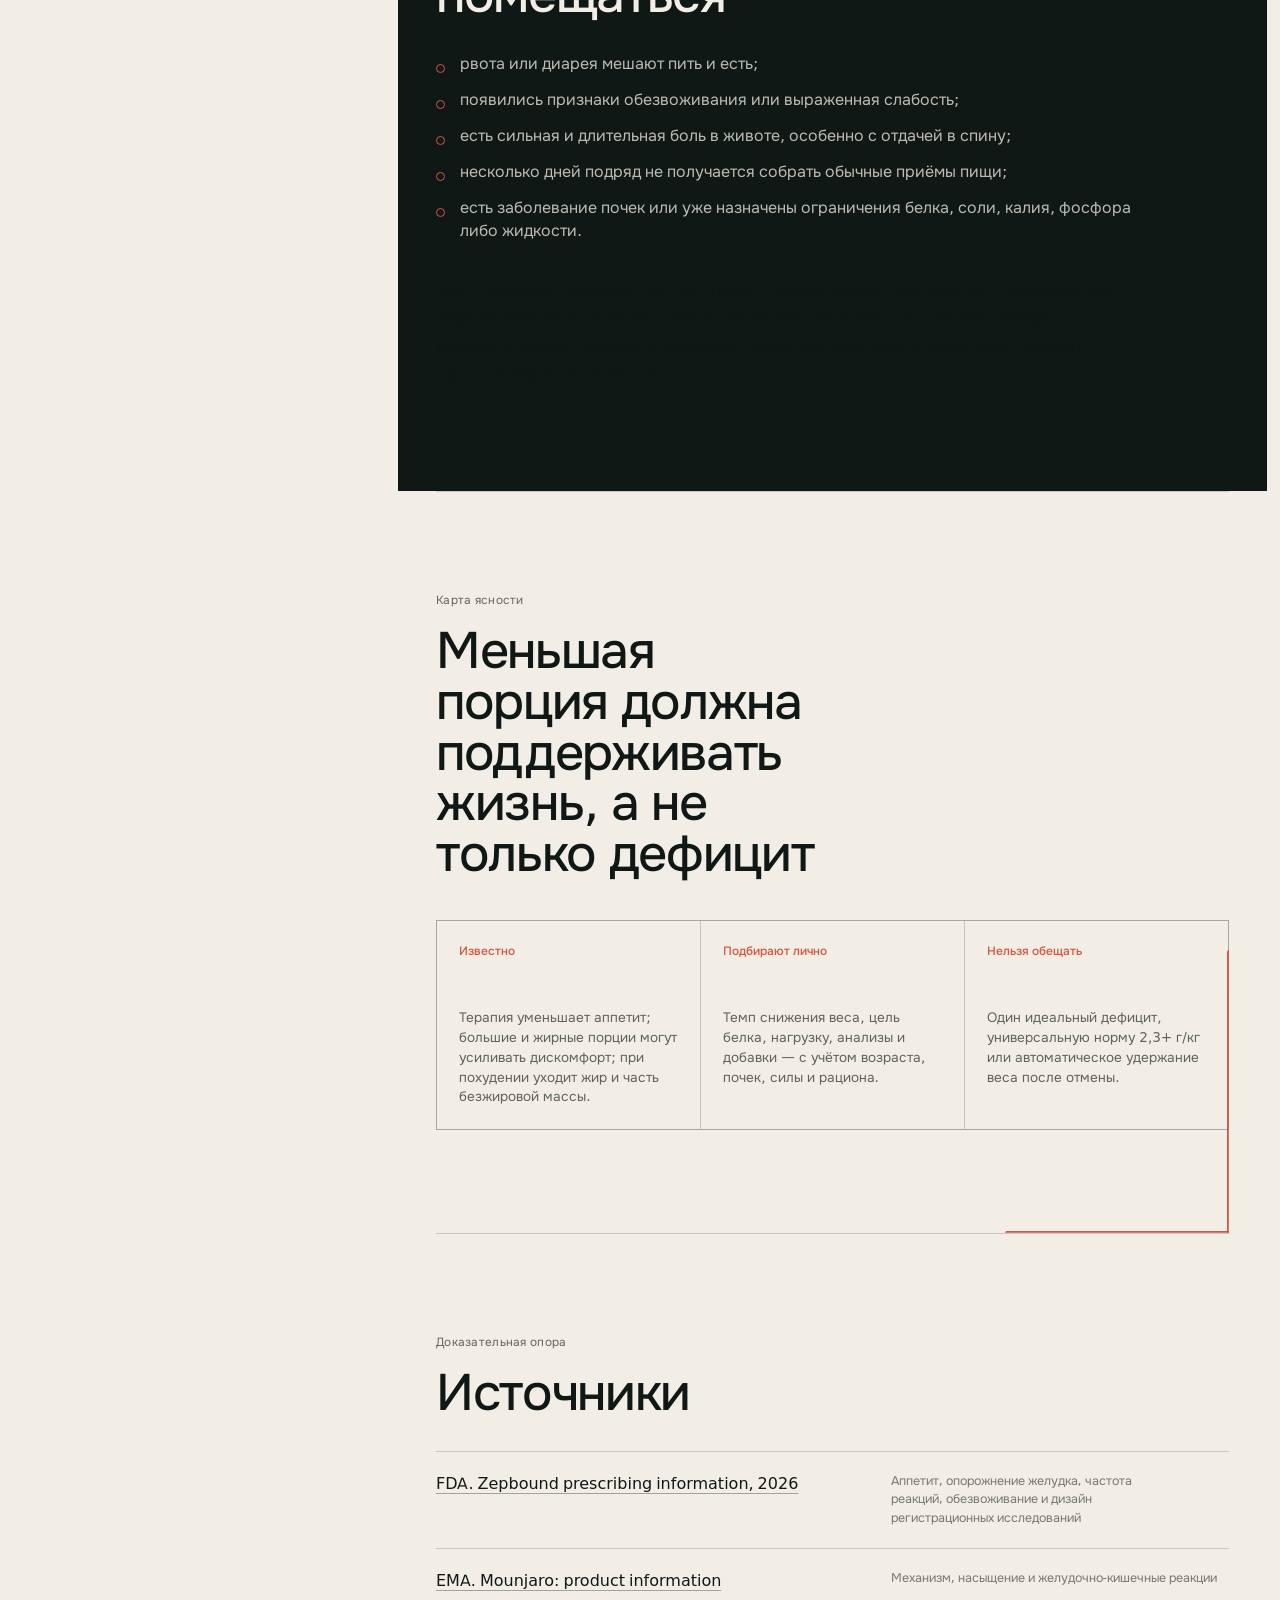
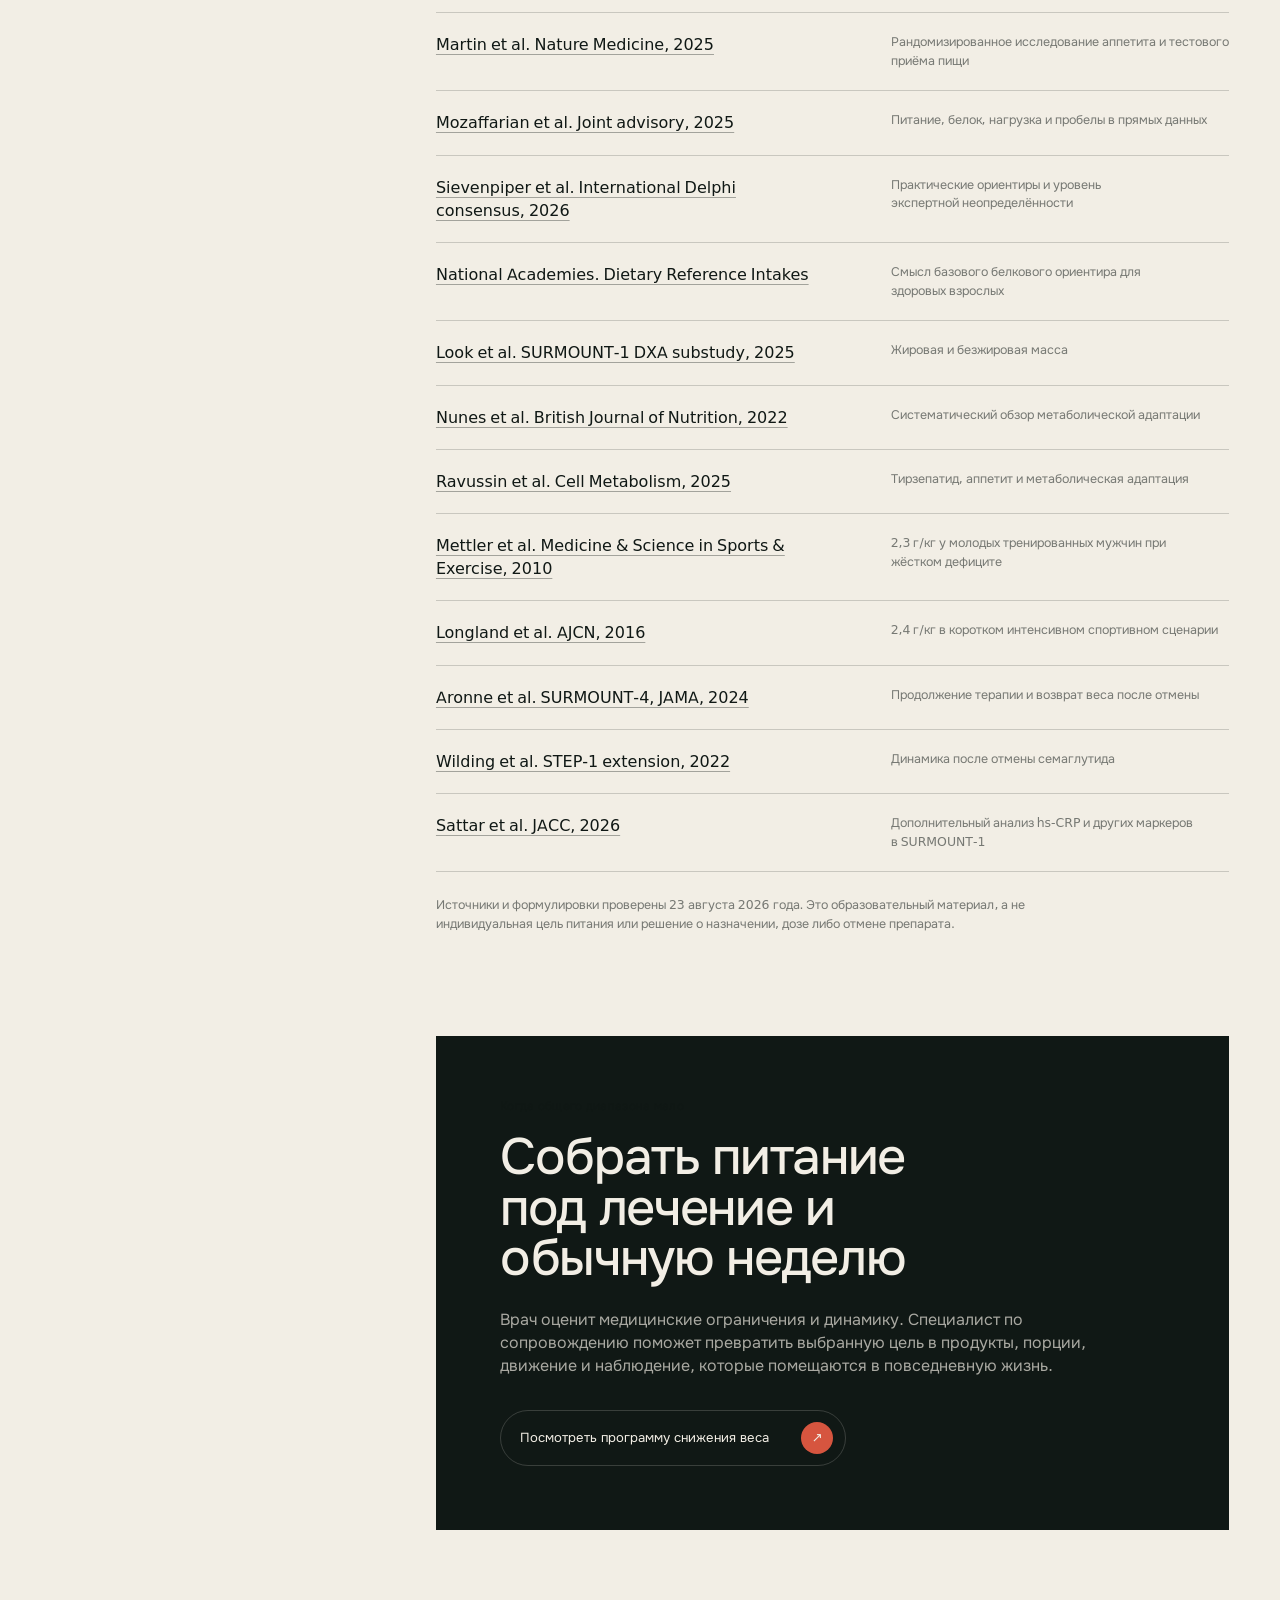
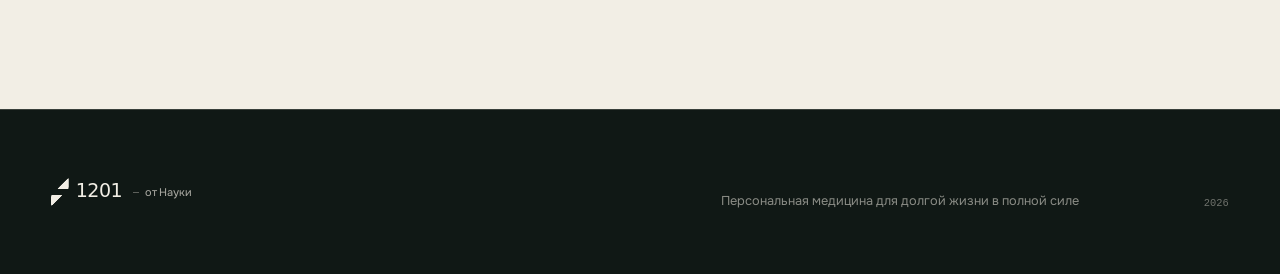
<file: article-protein-glp1.html>
<!doctype html>
<html lang="ru">
<head>
  <meta charset="utf-8">
  <meta name="viewport" content="width=device-width, initial-scale=1">
  <meta name="theme-color" content="#101815">
  <meta name="description" content="Как собрать рацион во время терапии GLP‑1 и тирзепатидом: порции, белок, сила, витамины, талия и план после отмены — по исследованиям и рекомендациям.">
  <title>Как собрать рацион, когда препарат уменьшил аппетит | 1201 от Науки</title>
  <link rel="preload" href="assets/fonts/onest-cyrillic.woff2" as="font" type="font/woff2" crossorigin>
  <link rel="preload" href="assets/article-protein.webp" as="image" type="image/webp">
  <link rel="stylesheet" href="styles.css?v=20260823-2">
  <link rel="stylesheet" href="visual-tuning.css?v=20260824-1">
</head>
<body class="article-page article-protein">
  <a class="skip-link" href="#article-content">К ответу</a>

  <header class="site-header article-header">
    <a class="brand" href="index.html" aria-label="1201 от Науки, главная">
      <span class="brand-mark" aria-hidden="true"><i></i><b></b></span>
      <span class="brand-number">1201</span>
      <span class="brand-by">от Науки</span>
    </a>
    <a class="back-link" href="index.html#knowledge"><span aria-hidden="true">←</span> Все разборы</a>
  </header>

  <main id="article-content">
    <article>
      <header class="article-hero section-dark">
        <div class="article-hero-media" aria-hidden="true">
          <img src="assets/article-protein.webp" alt="" width="1440" height="811" fetchpriority="high">
        </div>
        <div class="article-hero-scrim" aria-hidden="true"></div>
        <div class="article-hero-copy">
          <p class="eyebrow">Практический разбор · питание во время лечения</p>
          <h1>Как собрать рацион, когда препарат уменьшил аппетит</h1>
          <p>Есть меньше становится легче. Задача сложнее: уместить в меньший объём достаточно белка, жидкости, энергии и обычной еды — без голодания и универсальных цифр.</p>
          <div class="article-meta"><span>Проверено 23 августа 2026</span><span>13 минут</span><span>14 источников</span></div>
        </div>
      </header>

      <div class="article-shell section-bone">
        <aside class="article-rail" aria-label="Содержание">
          <a href="#answer-title">Короткий ответ</a>
          <a href="#appetite-title">Что меняется</a>
          <a href="#corridor-title">Две крайности</a>
          <a href="#protein-title">Белок</a>
          <a href="#strength-title">Сила</a>
          <a href="#signals-title">Что отслеживать</a>
          <a href="#after-title">После отмены</a>
          <a href="#safety-title">Когда к врачу</a>
          <a href="#sources-title">Источники</a>
        </aside>

        <div class="article-body">
          <section class="article-answer" aria-labelledby="answer-title">
            <p class="eyebrow">Короткий ответ</p>
            <h2 id="answer-title">Цель — не есть как можно меньше</h2>
            <p class="article-lede">Препараты, которые повторяют сигналы кишечных гормонов, помогают раньше почувствовать сытость. Один из таких гормонов называется GLP‑1. Семаглутид повторяет один гормональный сигнал, а тирзепатид — два. Дальше для простоты будем говорить «терапия».</p>
            <p>Когда аппетит уменьшается, прежняя порция может стать слишком большой. Но уменьшить тарелку недостаточно: вместе с лишними калориями легко убрать белок, жидкость, витамины, минералы и энергию для обычного дня. Поэтому хороший рацион на терапии — не самый маленький, а достаточно питательный и выполнимый.</p>
            <div class="article-principle">
              <span class="mono">Один принцип</span>
              <strong>Меньше объём. Больше пользы в каждом приёме пищи.</strong>
            </div>
          </section>

          <section aria-labelledby="appetite-title">
            <p class="eyebrow">Почему привычная тарелка меняется</p>
            <h2 id="appetite-title">Аппетит может уменьшиться быстрее, чем перестроится рацион</h2>
            <p>Терапия уменьшает голод, помогает насыщаться раньше и замедляет опорожнение желудка. В небольшом исследовании 114 взрослых случайно распределили между тирзепатидом и плацебо — уколом без действующего вещества. На третьей неделе участники на тирзепатиде съели за один свободный обед примерно на 525 ккал меньше. Это один тестовый приём пищи, а не обещание такого ежедневного дефицита.</p>
            <p>Тошнота, диарея, рвота и запор относятся к частым побочным реакциям, особенно во время повышения дозы. В объединённых исследованиях для регистрации тирзепатида тошнота возникала у 25–29% участников против 8% на плацебо, диарея — у 19–23% против 8%.</p>
            <p>Большая или жирная порция иногда усиливает тяжесть и тошноту. Но это не значит, что человек «плохо старался»: симптомы могут быть действием самого препарата. Практический ориентир — небольшая порция, медленный темп и остановка при комфортной сытости, а не попытка доесть прежний объём через силу.</p>
            <p class="article-note"><strong>Точная граница:</strong> тирзепатид — не просто «ещё один GLP‑1». Он действует через два гормональных сигнала. В статье препараты стоят рядом потому, что вопрос уменьшившегося аппетита и рациона для них похож, а не потому, что это одно и то же лекарство.</p>
          </section>

          <section aria-labelledby="corridor-title">
            <p class="eyebrow">Метафора канатоходца</p>
            <h2 id="corridor-title">Между «слишком много» и «слишком мало» есть рабочий диапазон</h2>
            <p class="article-lede">Препарат не требует голодания. Слишком большая порция может усилить дискомфорт, а слишком скудный рацион — оставить мало сил, жидкости и питательных веществ.</p>
            <div class="balance-track" aria-label="Рабочий диапазон питания между двумя крайностями">
              <div><span>Слишком много</span><strong>Тяжесть, тошнота, прежний объём не помещается</strong></div>
              <div class="balance-center"><span>Рабочий диапазон</span><strong>Вес меняется, рацион остаётся полноценным и выполнимым</strong></div>
              <div><span>Слишком мало</span><strong>Слабость, обезвоживание, мало белка и других веществ</strong></div>
            </div>
            <p>Универсального «идеального дефицита» исследования не установили. В регистрационных исследованиях участникам рекомендовали рацион примерно на 500 ккал ниже расчётной потребности и не менее 150 минут активности в неделю. Это устройство исследования, а не личный рецепт.</p>
            <p>При снижении веса расход энергии обычно уменьшается: более лёгкому телу нужно меньше энергии. Дополнительная адаптация тоже возможна, но её величина сильно различается. Отдельное исследование не показало, что тирзепатид усиливает такую адаптацию. Поэтому полезнее следить не за сложным термином «адаптивный термогенез», а за темпом снижения веса, самочувствием, силой, питьём и полноценностью еды.</p>
          </section>

          <section aria-labelledby="plate-title">
            <p class="eyebrow">Что оставить в меньшем объёме</p>
            <h2 id="plate-title">Сначала соберите опорные части рациона</h2>
            <div class="nutrition-grid">
              <article><span>01</span><h3>Белковый продукт</h3><p>Рыба, яйца, творог, густой йогурт, птица, тофу или бобовые — тот вариант, который сейчас переносится.</p></article>
              <article><span>02</span><h3>Жидкость</h3><p>Питьё особенно важно при рвоте или диарее. Если жидкость не удерживается, рационом вопрос уже не решается.</p></article>
              <article><span>03</span><h3>Разнообразные продукты</h3><p>Овощи, фрукты, крупы и другие цельные продукты добавляют клетчатку и микроэлементы — в объёме, который комфортен.</p></article>
              <article><span>04</span><h3>Достаточно энергии</h3><p>Усталость — не обязательная цена похудения. Если обычная жизнь разваливается, темп и состав питания нужно пересмотреть.</p></article>
            </div>
            <p>Витамины и добавки не нужны всем по одной схеме. Риск зависит от исходного рациона, рвоты или диареи, других лекарств, прежних операций и заболеваний. Анализы и добавки выбирают адресно, а не «на всякий случай».</p>
          </section>

          <section aria-labelledby="protein-title">
            <p class="eyebrow">Белок без магической цифры</p>
            <h2 id="protein-title">0,8; 1,2–1,5 и 2,3+ — это разные задачи, а не уровни «лучше»</h2>
            <p>Число всегда зависит от того, для кого оно рассчитано, идёт ли человек на снижение веса, как он тренируется и на какую массу делят граммы белка. При большой жировой массе расчёт от текущего веса может дать чрезмерно высокую цель.</p>
            <div class="article-table-wrap" role="region" aria-label="Контексты белковых ориентиров" tabindex="0">
              <table class="article-table">
                <thead><tr><th>Ориентир</th><th>Откуда он взялся</th><th>Что из него следует</th></tr></thead>
                <tbody>
                  <tr><td><strong>≈0,8 г/кг</strong></td><td>Референс для здоровых взрослых в обычном энергетическом балансе.</td><td>Это базовый ориентир, а не доказанный оптимум во время заметного снижения веса.</td></tr>
                  <tr><td><strong>1,2–1,5/1,6 г/кг</strong></td><td>Диапазон, который совместные рекомендации профильных обществ предлагают обсуждать при активном снижении веса.</td><td>Прямых исследований на современной терапии мало; способ расчёта массы не согласован.</td></tr>
                  <tr><td><strong>2,3–2,4 г/кг</strong></td><td>Короткие исследования молодых тренированных мужчин при жёстком дефиците и интенсивных тренировках.</td><td>Это не «новая мужская норма» и не ориентир для обычного пациента.</td></tr>
                  <tr><td><strong>2,3–3,1 г/кг безжировой массы</strong></td><td>Обзор подготовки натуральных бодибилдеров к соревнованиям.</td><td>Граммы здесь делят на массу тела без жира, а контекст — экстремальная спортивная подготовка.</td></tr>
                </tbody>
              </table>
            </div>
            <p>Пол сам по себе не переключает норму. Возраст, функция почек, риск потери силы, тренировки, стадия снижения веса и способ расчёта важнее. Женщин в спортивных исследованиях было заметно меньше, поэтому отдельная таблица «мужчинам столько, женщинам столько» создала бы ложную точность.</p>
            <p>При заболевании почек, беременности, выраженной потере силы, расстройстве пищевого поведения или лечебной диете цель согласуют отдельно. Практический старт без калькулятора — заметный белковый продукт в каждом основном приёме пищи и распределение еды по дню.</p>
          </section>

          <section aria-labelledby="strength-title">
            <p class="eyebrow">Вес — не единственный результат</p>
            <h2 id="strength-title">Сохранять нужно силу и функцию, а не только число на весах</h2>
            <p>В подисследовании SURMOUNT‑1 у 160 участников около 75% потерянного веса пришлось на жир и 25% — на безжировую массу. Безжировая масса — это не только мышцы: сюда входят вода, органы, кости и другие ткани. Поэтому нельзя говорить, что «четверть потери — мышцы».</p>
            <p>Белок даёт строительный материал, а силовая нагрузка — сигнал сохранять мышечную ткань. Одно не заменяет другое. Посильный формат зависит от возраста, текущей силы, суставов, сердца и других состояний; прямых испытаний идеальной комбинации именно на тирзепатиде пока мало.</p>
            <div class="article-evidence">
              <div><span class="mono">72 недели</span><strong>−21,3%</strong><p>средняя масса тела в подгруппе с измерением состава тела</p></div>
              <div><span class="mono">Состав потери</span><strong>75 / 25</strong><p>примерно жир / безжировая масса, а не жир / мышцы</p></div>
              <div><span class="mono">Практический смысл</span><strong>Сила + питание</strong><p>наблюдать вместе, а не считать только килограммы</p></div>
            </div>
          </section>

          <section aria-labelledby="signals-title">
            <p class="eyebrow">Что показывает рабочий диапазон</p>
            <h2 id="signals-title">Весы дают одну цифру. Решение собирается из нескольких сигналов</h2>
            <ol class="signal-list">
              <li><span>Вес</span><p>Смотреть на тренд и темп, а не на один день.</p></li>
              <li><span>Талия</span><p>Измерять одинаковым способом; она дополняет вес и показывает изменения центральной жировой ткани.</p></li>
              <li><span>Сила и функция</span><p>Лестница, перенос тяжестей, упражнения и обычное движение показывают, не теряется ли способность действовать.</p></li>
              <li><span>Переносимость и питьё</span><p>Тошнота, стул, слабость и возможность нормально пить влияют на следующий шаг не меньше таблицы калорий.</p></li>
              <li><span>Назначенные показатели</span><p>Давление и анализы выбирают по медицинской ситуации, а не собирают одинаковый набор для всех.</p></li>
            </ol>
            <p>Высокочувствительный C‑реактивный белок — это анализ, который может отражать системное воспаление, но повышается и по многим другим причинам. В дополнительном анализе SURMOUNT‑1 тирзепатид снизил его относительно плацебо на 36,9–54,6% в зависимости от дозы. Это интересный сигнал, но снижение одного маркера не доказывает продление жизни. <span class="future-note">Отдельный разбор C‑реактивного белка готовим.</span></p>
          </section>

          <section aria-labelledby="after-title">
            <p class="eyebrow">Что остаётся после отмены</p>
            <h2 id="after-title">Навыки остаются полезными. Биология аппетита тоже возвращается</h2>
            <p>Во время терапии человек может найти подходящие порции, продукты и режим движения. Это переносимое знание. Но препарат влияет не только на привычки — он меняет биологическую регуляцию аппетита. Поэтому найденный рацион не гарантирует удержание веса после отмены.</p>
            <p>В SURMOUNT‑4 участники сначала потеряли в среднем 20,9% массы за 36 недель. За следующий год продолжившие тирзепатид потеряли ещё 5,5%, а переведённые на плацебо вернули 14,0% от массы в момент разделения групп. Рекомендации по питанию и активности продолжались в обеих группах.</p>
            <p>Практический вывод не в том, что навыки бесполезны. План продолжения просто нужно обсуждать заранее: что делать при возвращении голода, как поддерживать движение, какие сигналы отслеживать и при каких изменениях вернуться к врачу.</p>
          </section>

          <section class="safety-block" aria-labelledby="safety-title">
            <p class="eyebrow">Когда рационом вопрос не решить</p>
            <h2 id="safety-title">Свяжитесь с врачом, если еда или вода перестали помещаться</h2>
            <ul>
              <li>рвота или диарея мешают пить и есть;</li>
              <li>появились признаки обезвоживания или выраженная слабость;</li>
              <li>есть сильная и длительная боль в животе, особенно с отдачей в спину;</li>
              <li>несколько дней подряд не получается собрать обычные приёмы пищи;</li>
              <li>есть заболевание почек или уже назначены ограничения белка, соли, калия, фосфора либо жидкости.</li>
            </ul>
            <p>Врач проверит, связаны ли симптомы с дозой, самим препаратом, питанием или другой причиной, и решит, нужно ли менять лечение. Постоянная потеря жидкости может ухудшить функцию почек; сильная длительная боль требует срочной медицинской оценки.</p>
          </section>

          <section class="article-complete" data-full-answer aria-labelledby="complete-title">
            <p class="eyebrow">Карта ясности</p>
            <h2 id="complete-title">Меньшая порция должна поддерживать жизнь, а не только дефицит</h2>
            <div class="clarity-grid">
              <div><strong>Известно</strong><p>Терапия уменьшает аппетит; большие и жирные порции могут усиливать дискомфорт; при похудении уходит жир и часть безжировой массы.</p></div>
              <div><strong>Подбирают лично</strong><p>Темп снижения веса, цель белка, нагрузку, анализы и добавки — с учётом возраста, почек, силы и рациона.</p></div>
              <div><strong>Нельзя обещать</strong><p>Один идеальный дефицит, универсальную норму 2,3+ г/кг или автоматическое удержание веса после отмены.</p></div>
            </div>
          </section>

          <section class="article-sources" aria-labelledby="sources-title">
            <p class="eyebrow">Доказательная опора</p>
            <h2 id="sources-title">Источники</h2>
            <ol>
              <li><a href="https://www.accessdata.fda.gov/drugsatfda_docs/label/2026/217806s042lbl.pdf">FDA. Zepbound prescribing information, 2026</a><span>Аппетит, опорожнение желудка, частота реакций, обезвоживание и дизайн регистрационных исследований</span></li>
              <li><a href="https://www.ema.europa.eu/en/documents/product-information/mounjaro-epar-product-information_en.pdf">EMA. Mounjaro: product information</a><span>Механизм, насыщение и желудочно‑кишечные реакции</span></li>
              <li><a href="https://doi.org/10.1038/s41591-025-03774-9">Martin et al. Nature Medicine, 2025</a><span>Рандомизированное исследование аппетита и тестового приёма пищи</span></li>
              <li><a href="https://doi.org/10.1016/j.ajcnut.2025.04.023">Mozaffarian et al. Joint advisory, 2025</a><span>Питание, белок, нагрузка и пробелы в прямых данных</span></li>
              <li><a href="https://doi.org/10.1016/j.obpill.2025.100228">Sievenpiper et al. International Delphi consensus, 2026</a><span>Практические ориентиры и уровень экспертной неопределённости</span></li>
              <li><a href="https://nap.nationalacademies.org/catalog/10490/">National Academies. Dietary Reference Intakes</a><span>Смысл базового белкового ориентира для здоровых взрослых</span></li>
              <li><a href="https://doi.org/10.1111/dom.16275">Look et al. SURMOUNT‑1 DXA substudy, 2025</a><span>Жировая и безжировая масса</span></li>
              <li><a href="https://doi.org/10.1017/S0007114521001094">Nunes et al. British Journal of Nutrition, 2022</a><span>Систематический обзор метаболической адаптации</span></li>
              <li><a href="https://doi.org/10.1016/j.cmet.2025.03.011">Ravussin et al. Cell Metabolism, 2025</a><span>Тирзепатид, аппетит и метаболическая адаптация</span></li>
              <li><a href="https://doi.org/10.1249/MSS.0b013e3181b2ef8e">Mettler et al. Medicine & Science in Sports & Exercise, 2010</a><span>2,3 г/кг у молодых тренированных мужчин при жёстком дефиците</span></li>
              <li><a href="https://doi.org/10.3945/ajcn.115.119339">Longland et al. AJCN, 2016</a><span>2,4 г/кг в коротком интенсивном спортивном сценарии</span></li>
              <li><a href="https://doi.org/10.1001/jama.2023.24945">Aronne et al. SURMOUNT‑4, JAMA, 2024</a><span>Продолжение терапии и возврат веса после отмены</span></li>
              <li><a href="https://doi.org/10.1111/dom.14725">Wilding et al. STEP‑1 extension, 2022</a><span>Динамика после отмены семаглутида</span></li>
              <li><a href="https://doi.org/10.1016/j.jacc.2026.04.044">Sattar et al. JACC, 2026</a><span>Дополнительный анализ hs‑CRP и других маркеров в SURMOUNT‑1</span></li>
            </ol>
            <p class="source-date">Источники и формулировки проверены 23 августа 2026 года. Это образовательный материал, а не индивидуальная цель питания или решение о назначении, дозе либо отмене препарата.</p>
          </section>

          <aside class="personal-help" data-personal-cta aria-labelledby="personal-title">
            <p class="eyebrow">Когда общего диапазона мало</p>
            <h2 id="personal-title">Собрать питание под лечение и обычную неделю</h2>
            <p>Врач оценит медицинские ограничения и динамику. Специалист по сопровождению поможет превратить выбранную цель в продукты, порции, движение и наблюдение, которые помещаются в повседневную жизнь.</p>
            <a class="article-button" href="route.html?route=glp1">Посмотреть программу снижения веса <span aria-hidden="true">↗</span></a>
          </aside>
        </div>
      </div>
    </article>
  </main>

  <footer class="site-footer">
    <a class="brand brand-footer" href="index.html" aria-label="1201 от Науки, главная">
      <span class="brand-mark" aria-hidden="true"><i></i><b></b></span><span class="brand-number">1201</span><span class="brand-by">от Науки</span>
    </a>
    <p>Персональная медицина для долгой жизни в полной силе</p>
    <span class="mono">2026</span>
  </footer>
</body>
</html>
</file>
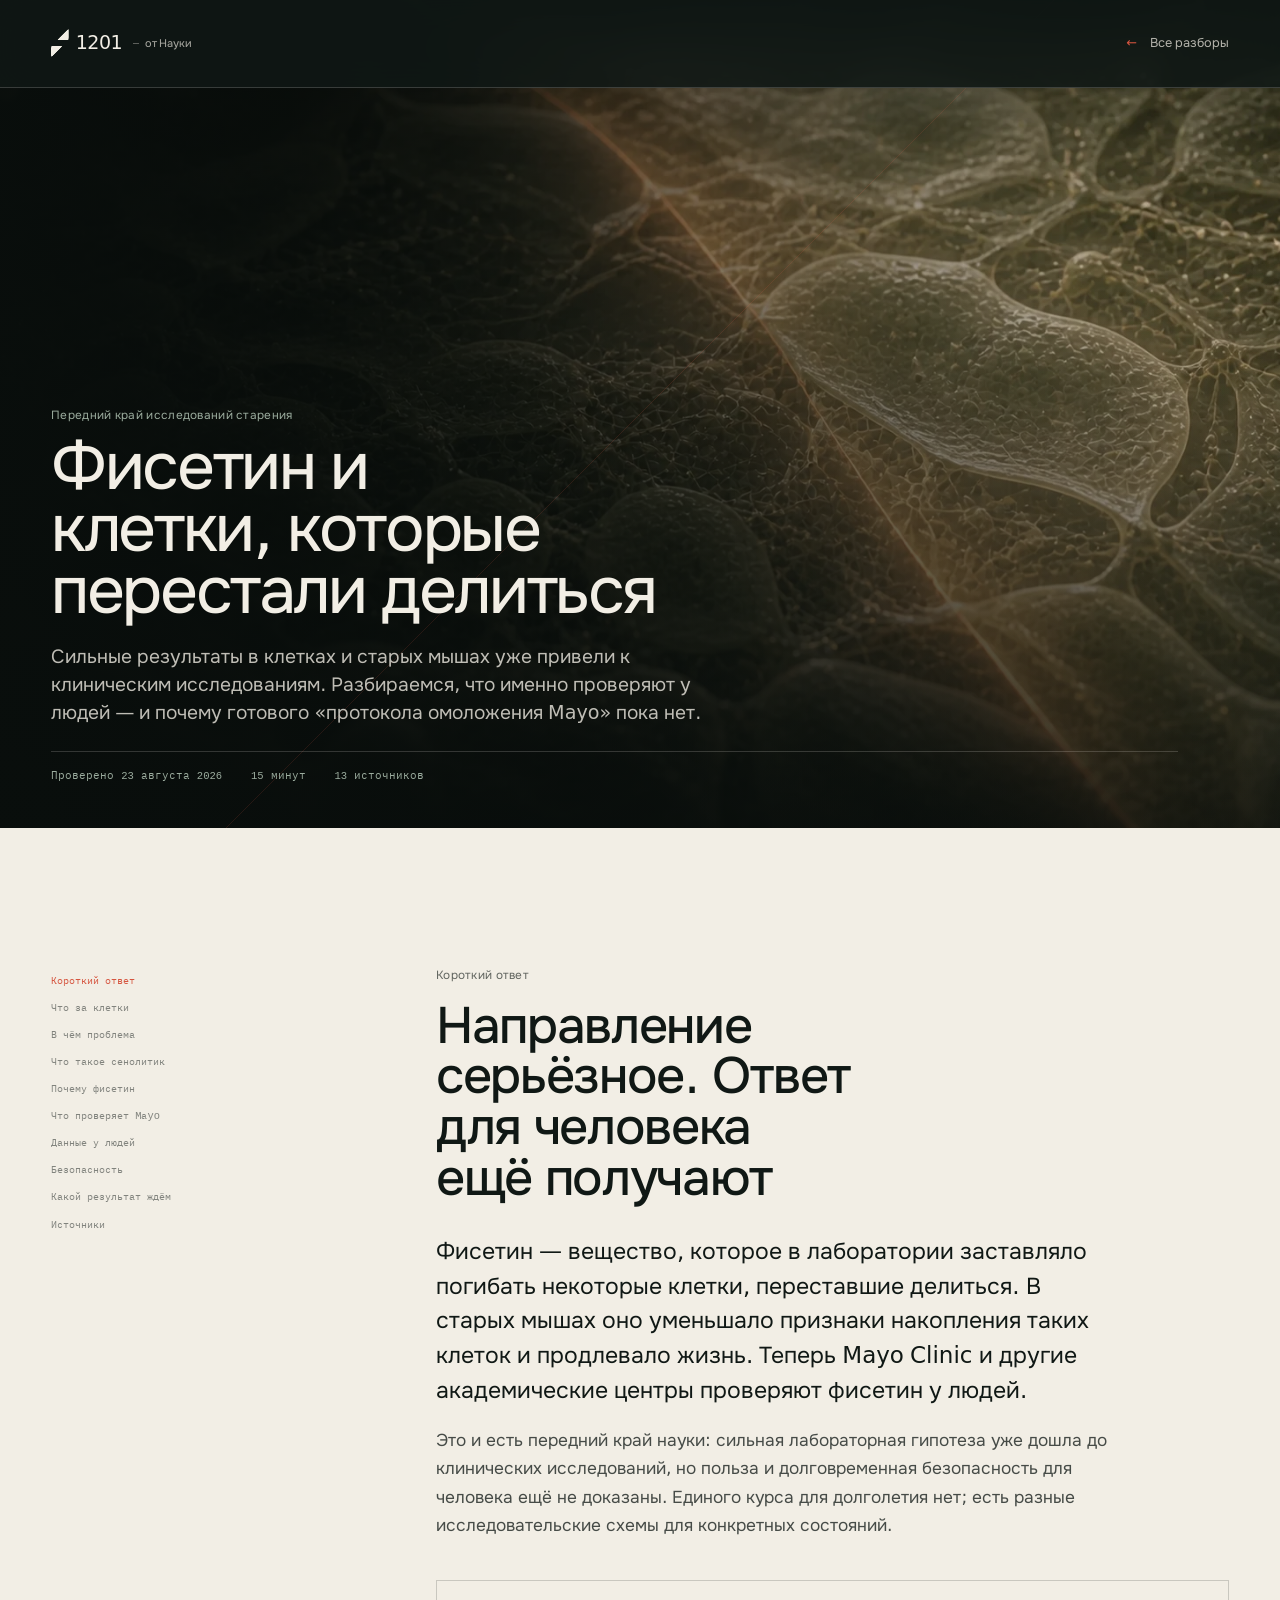
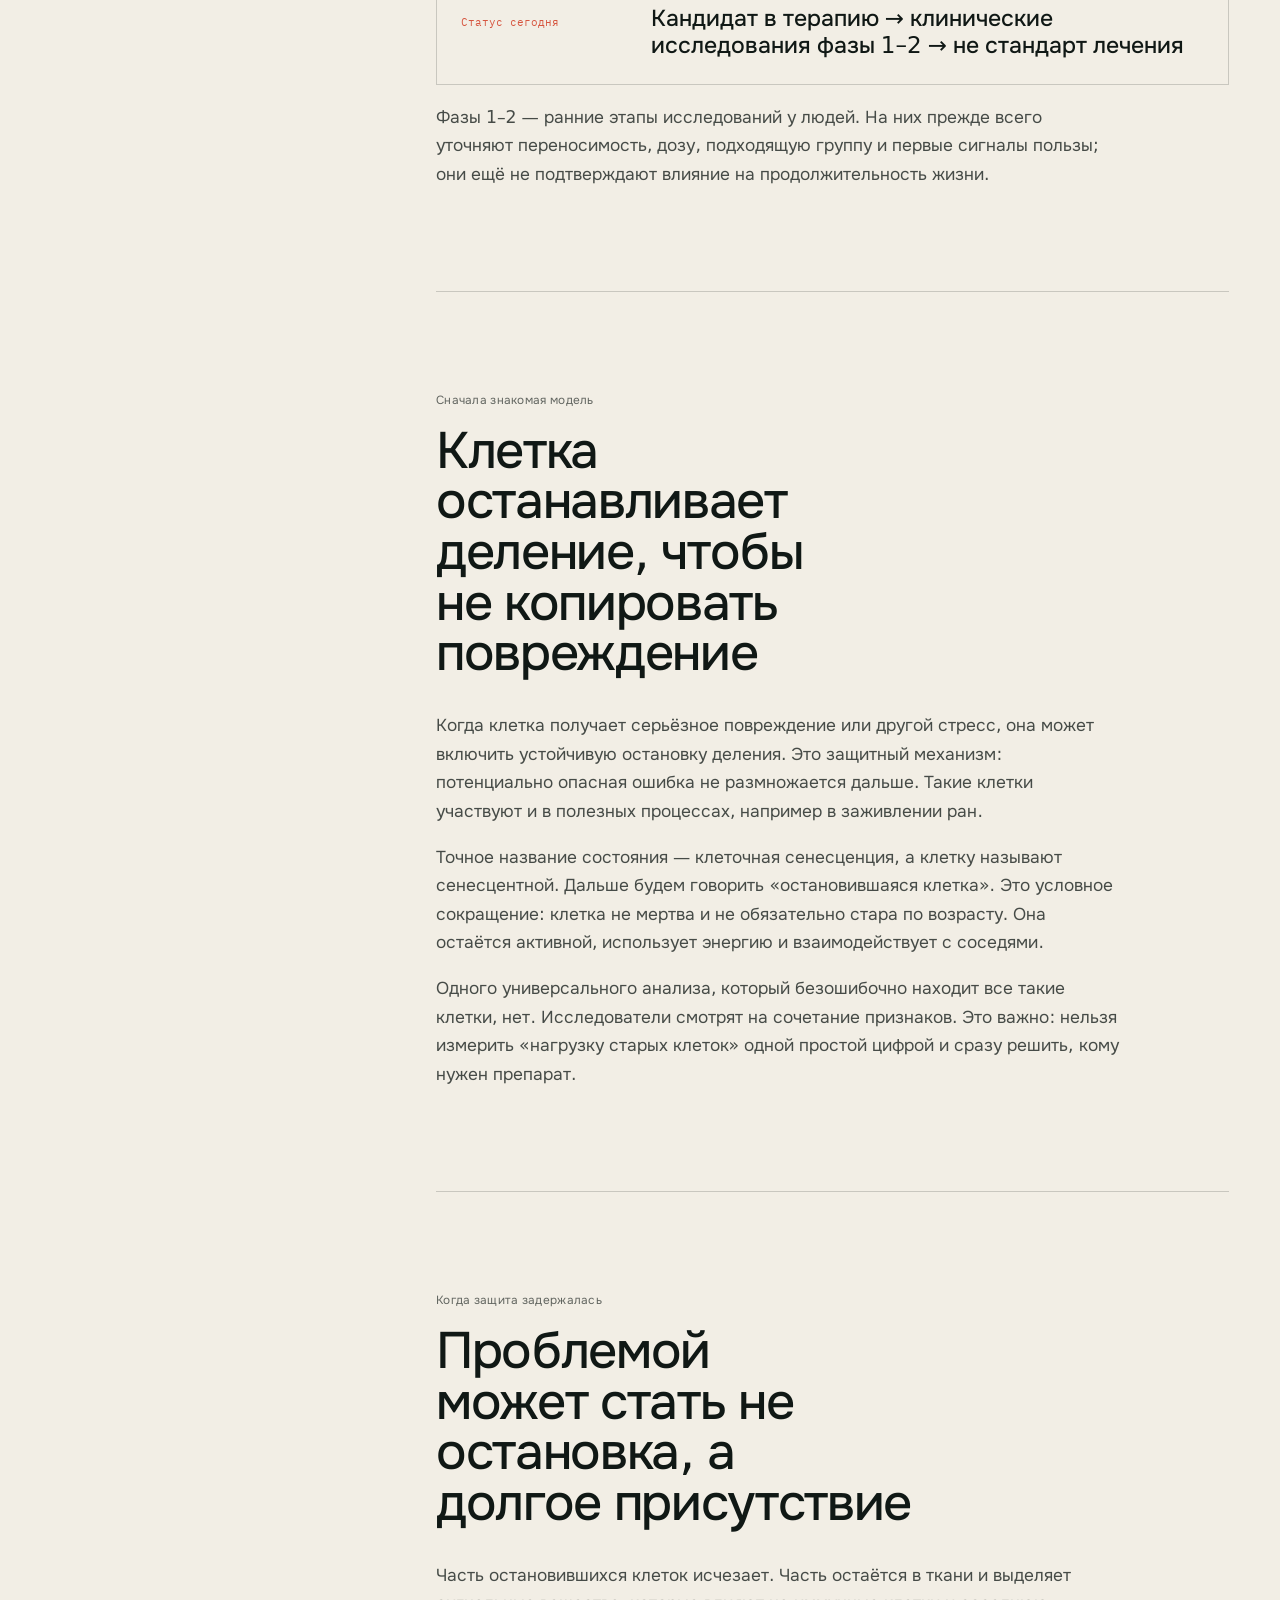
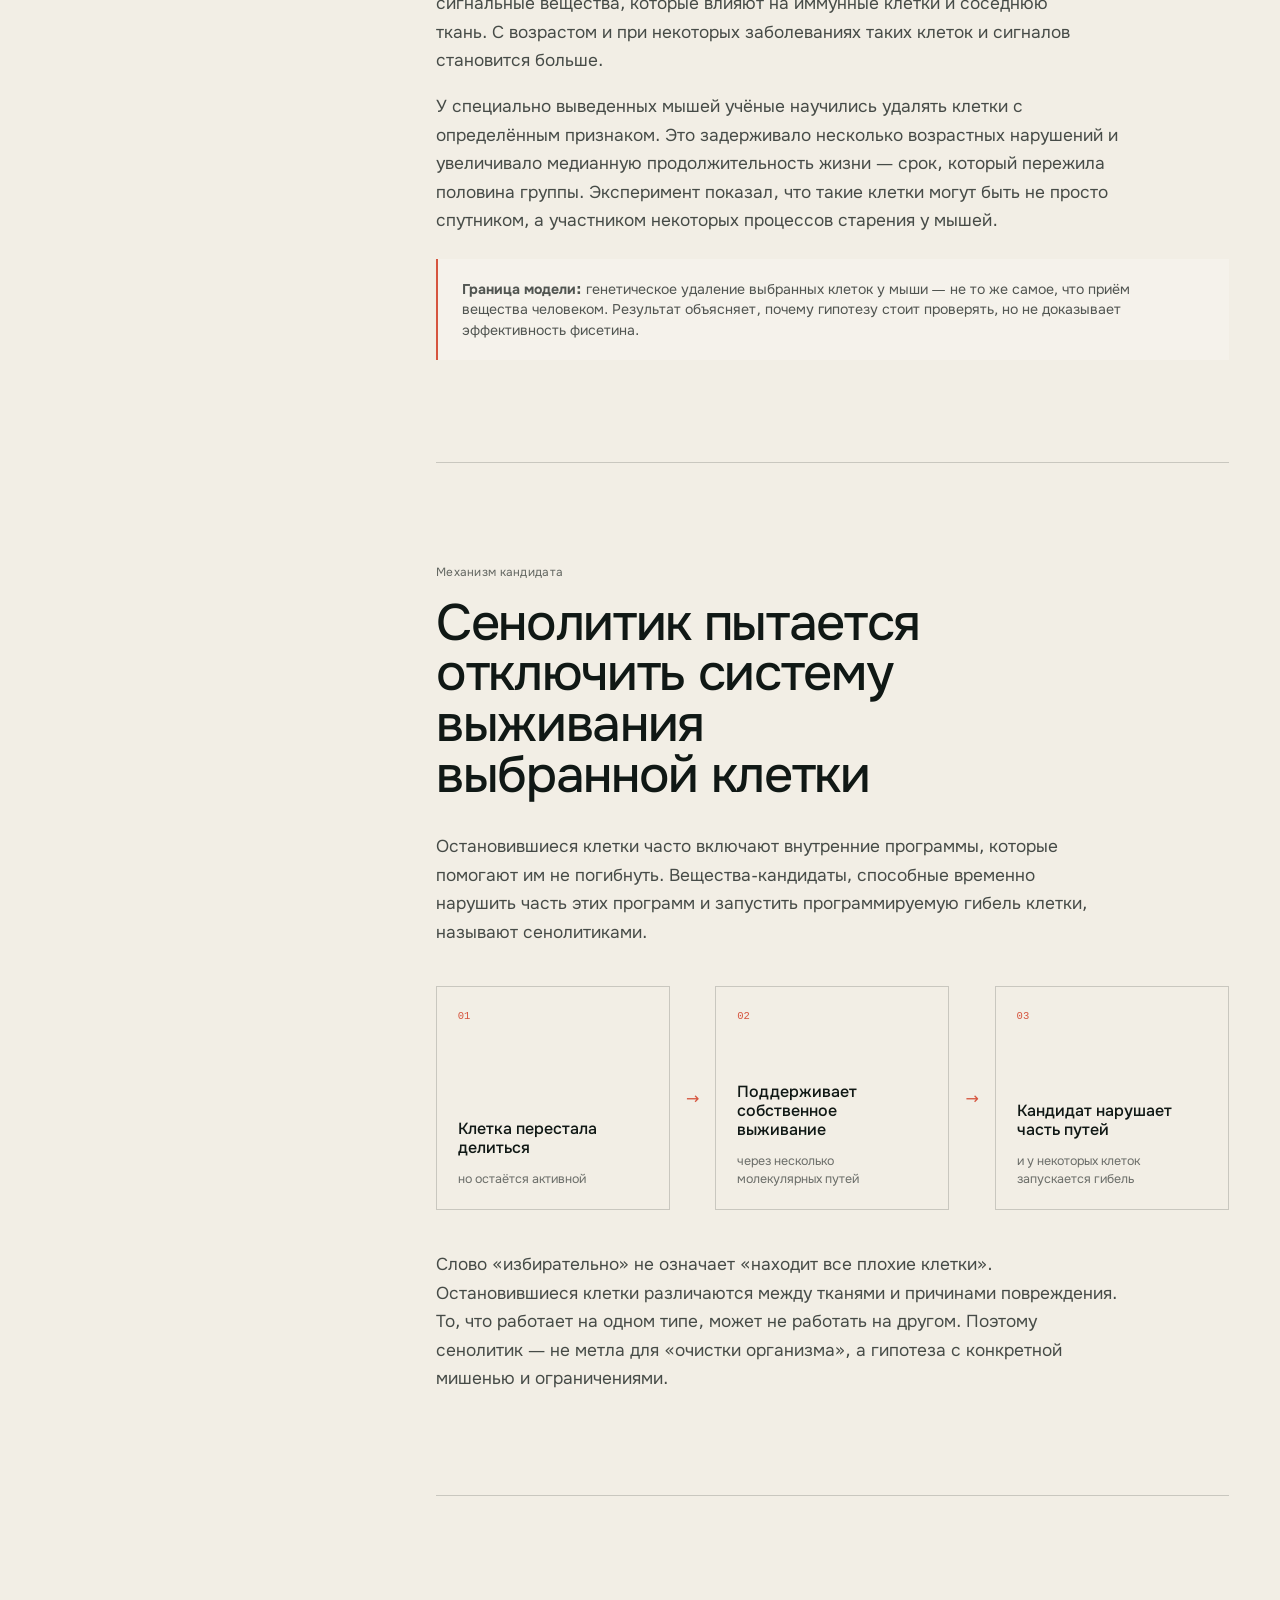
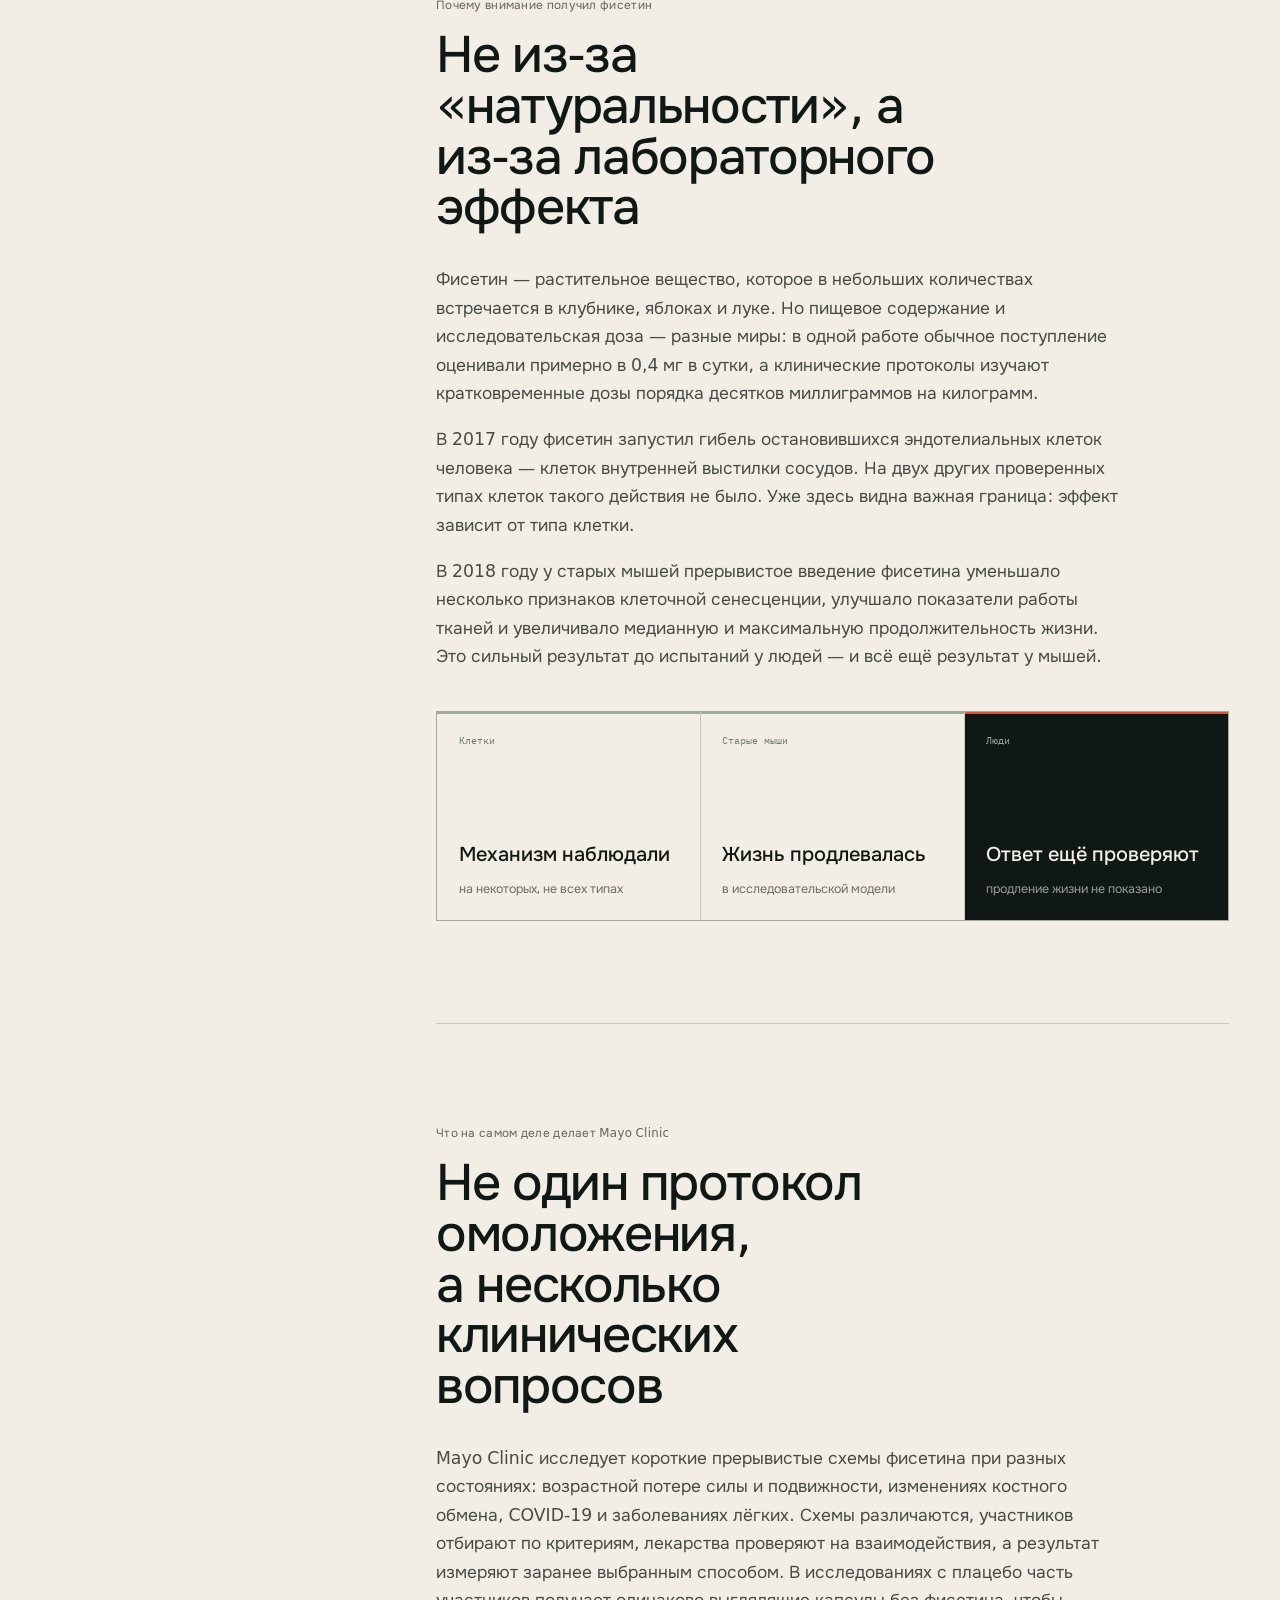
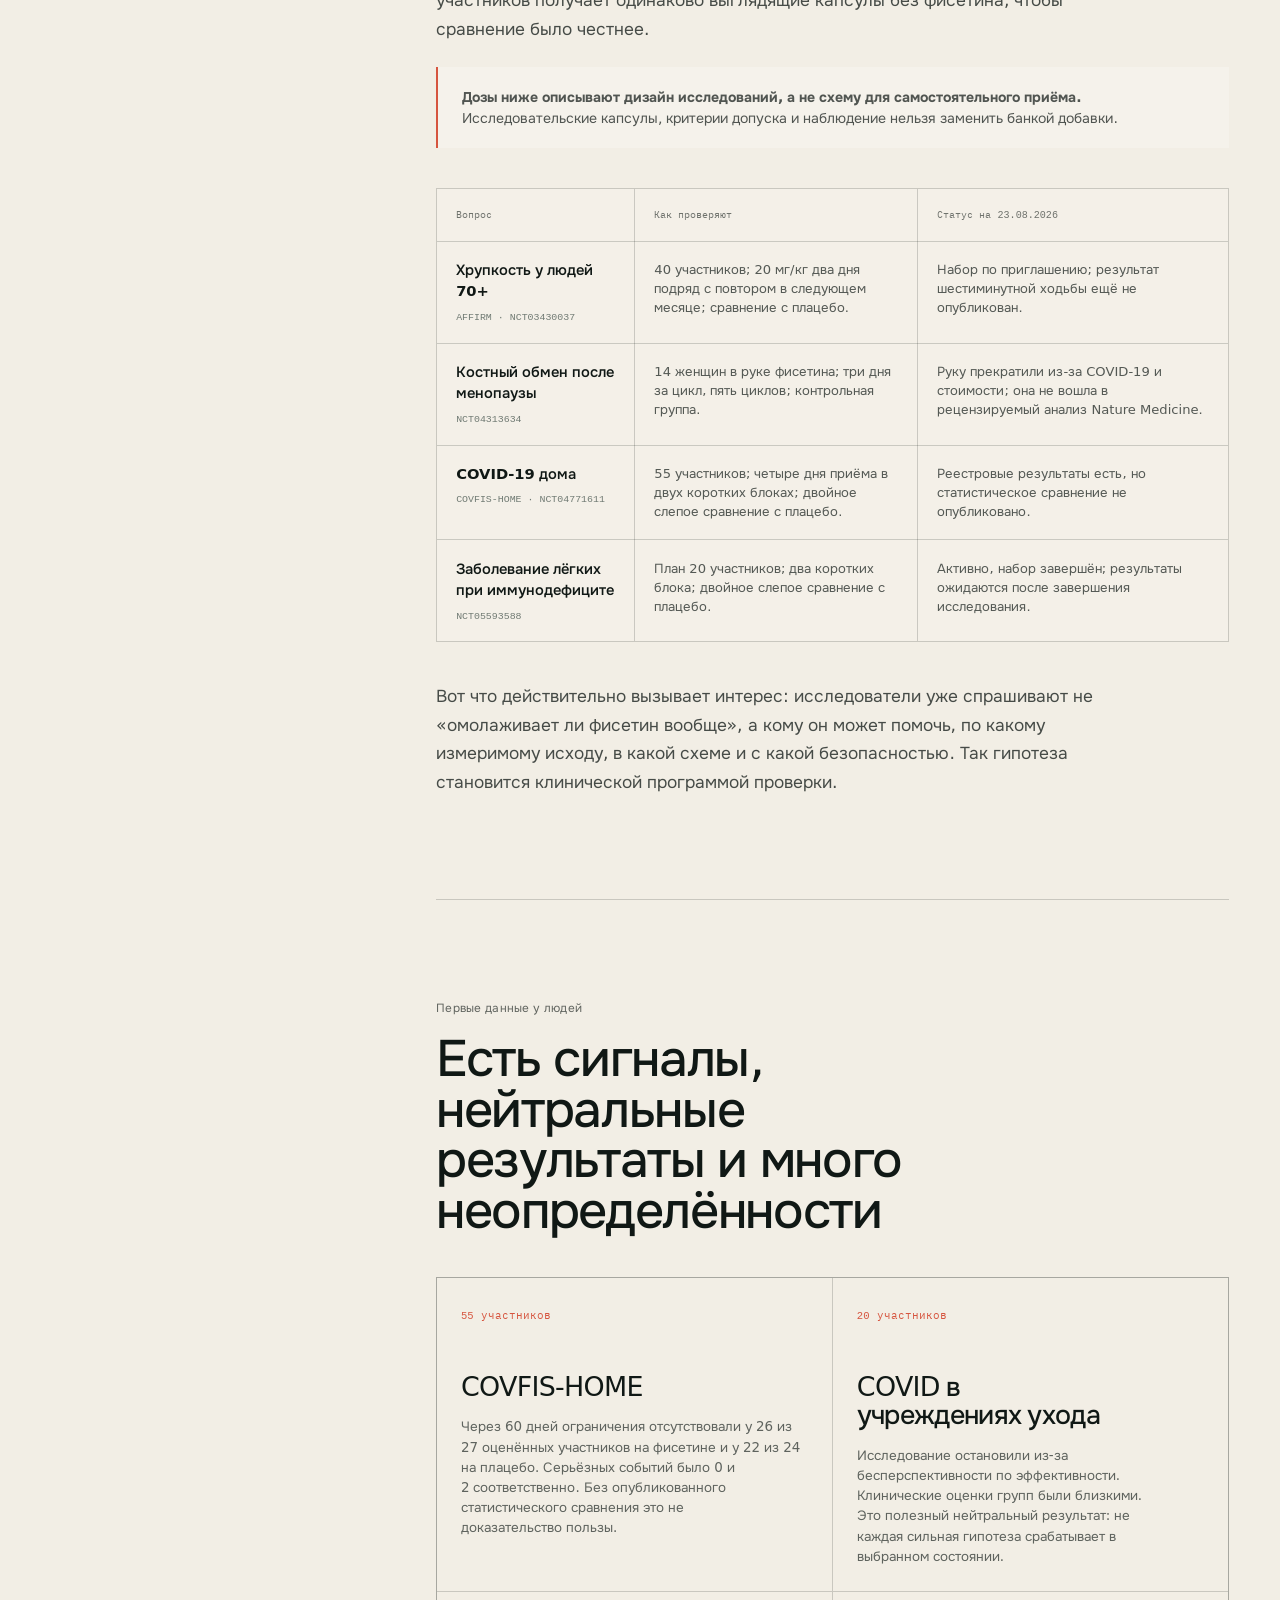
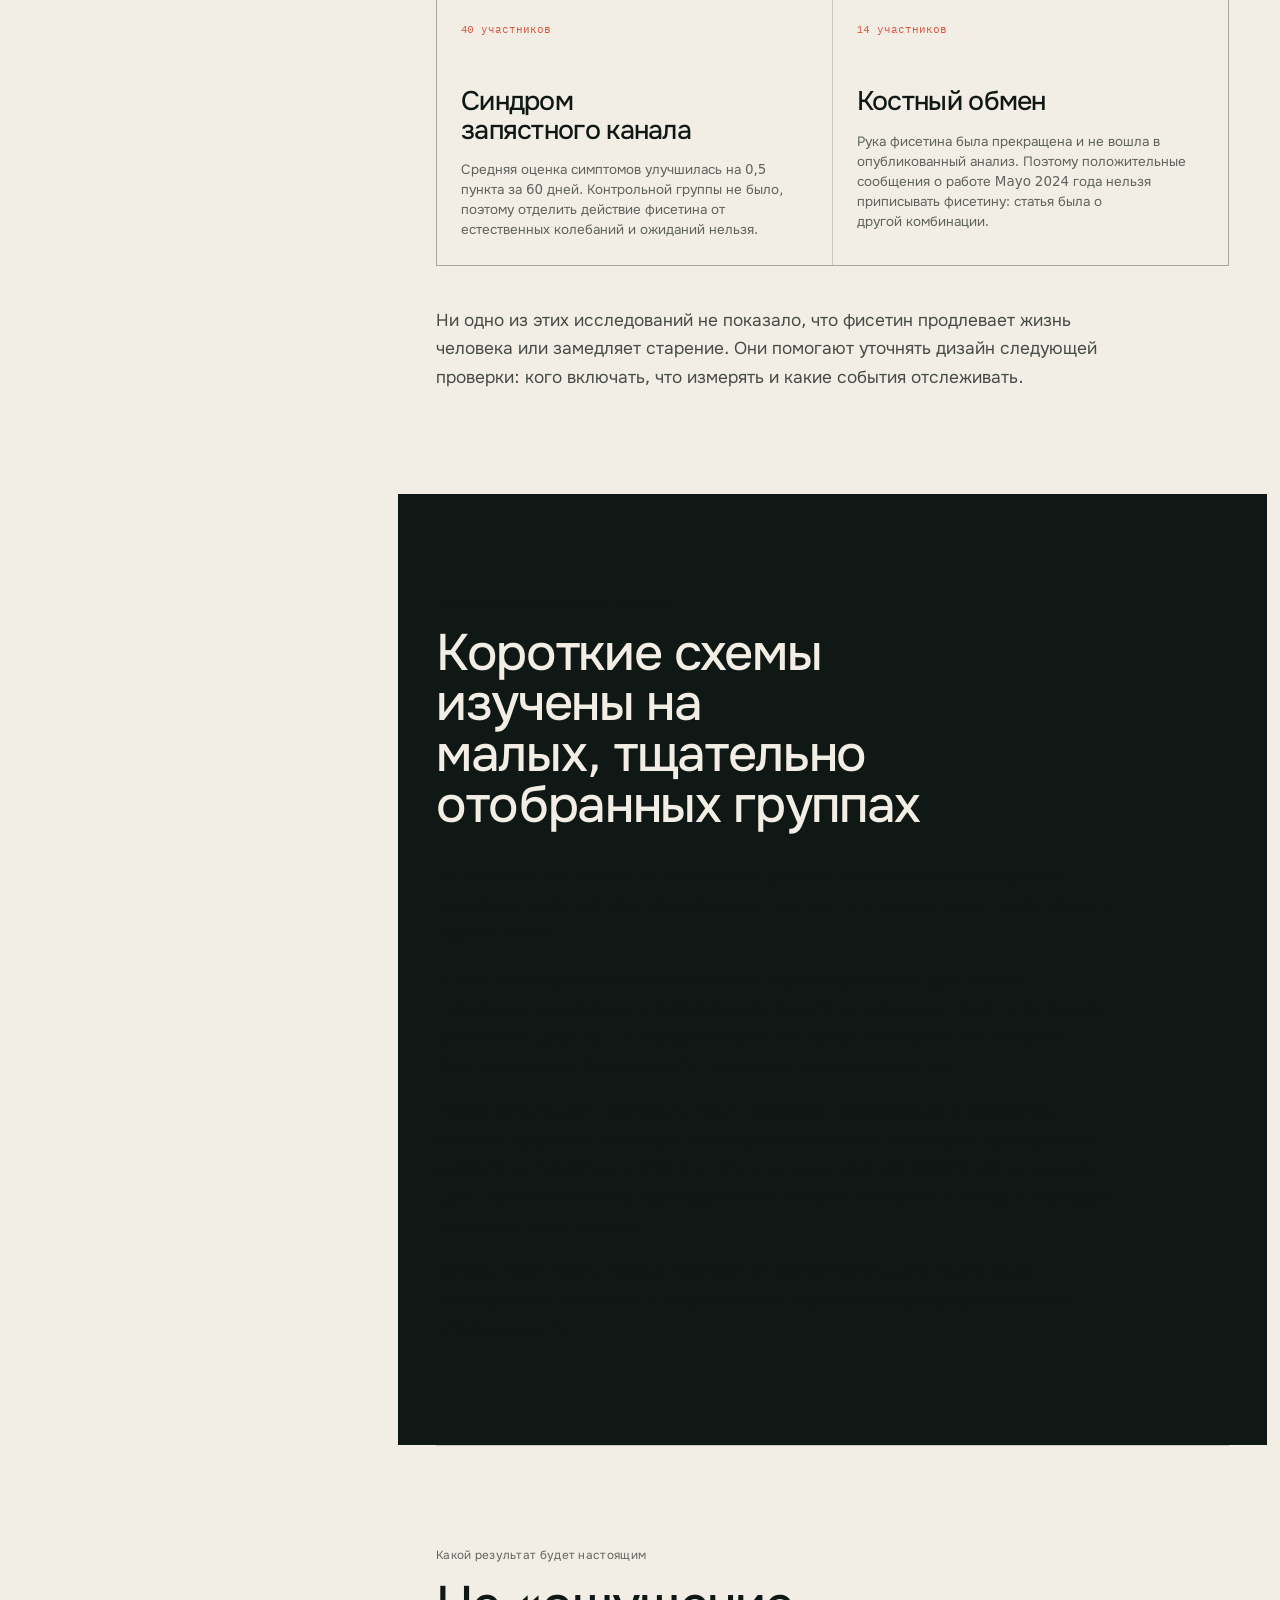
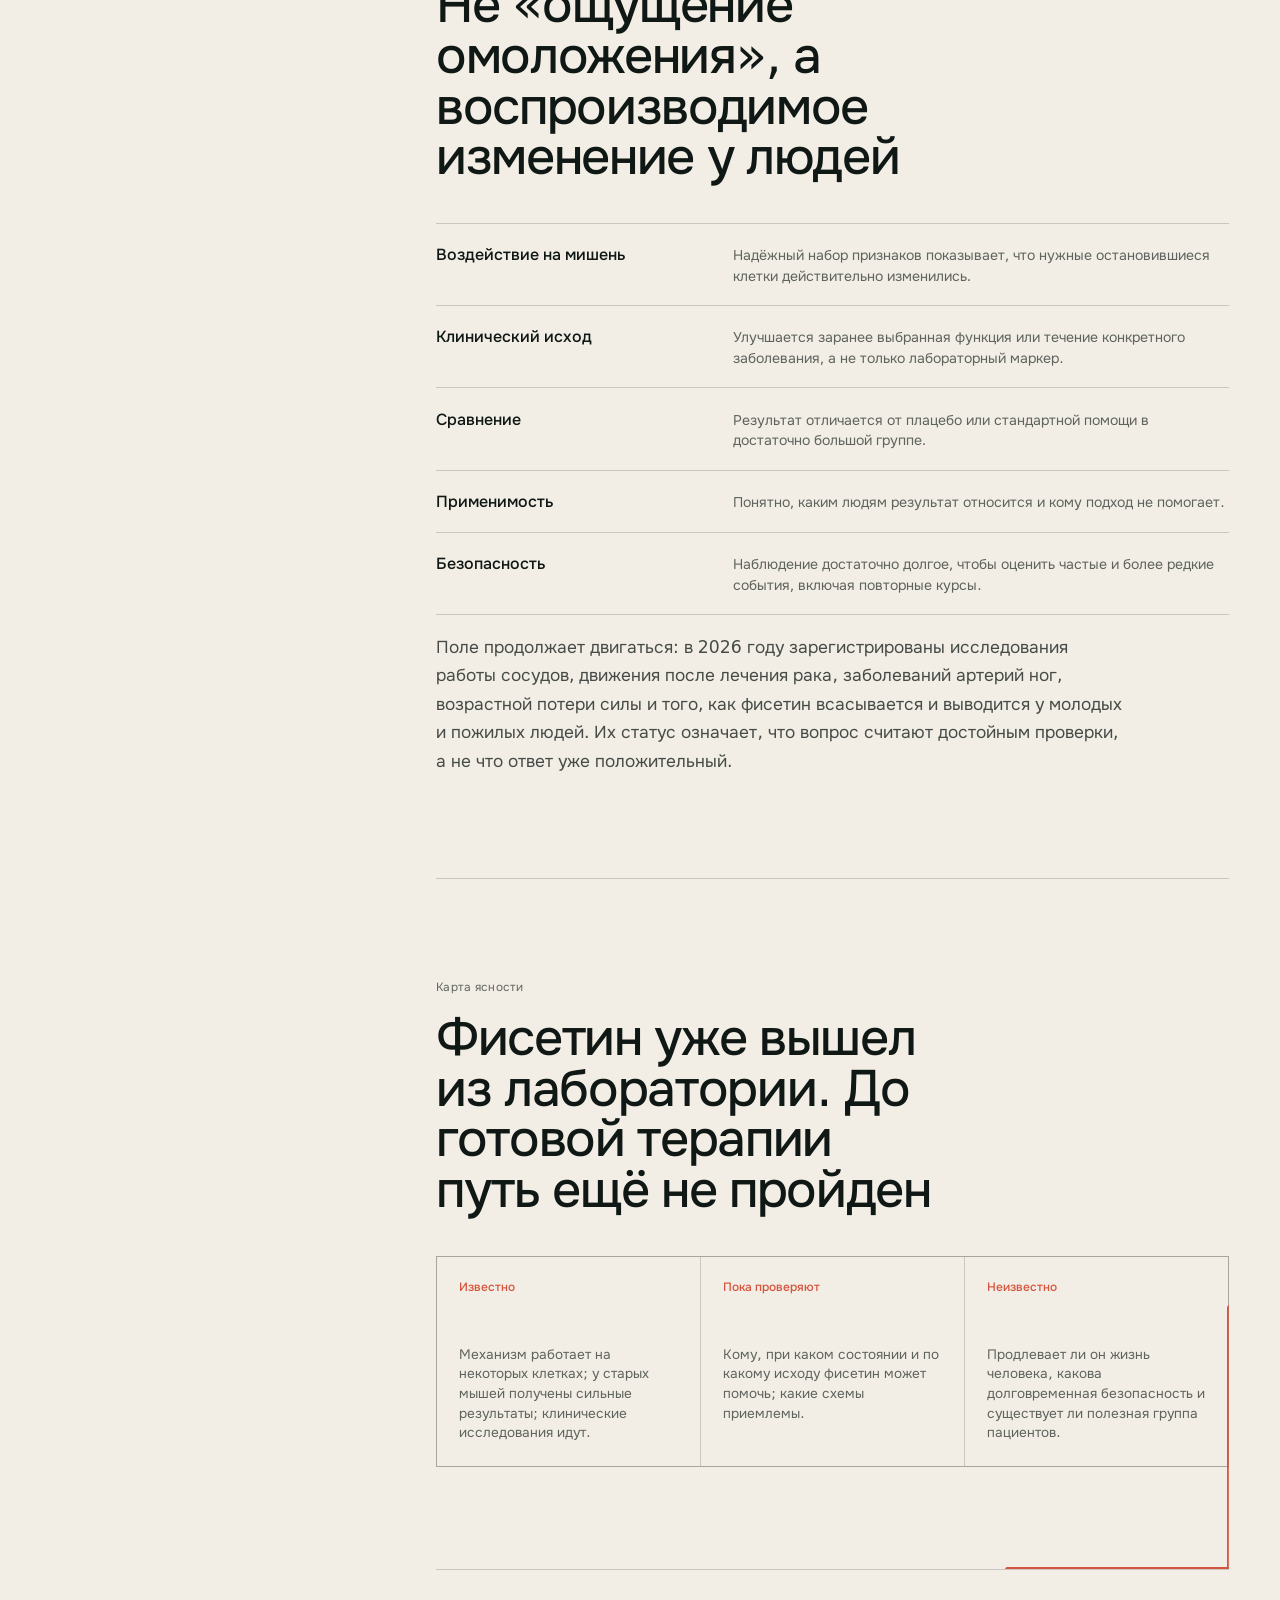
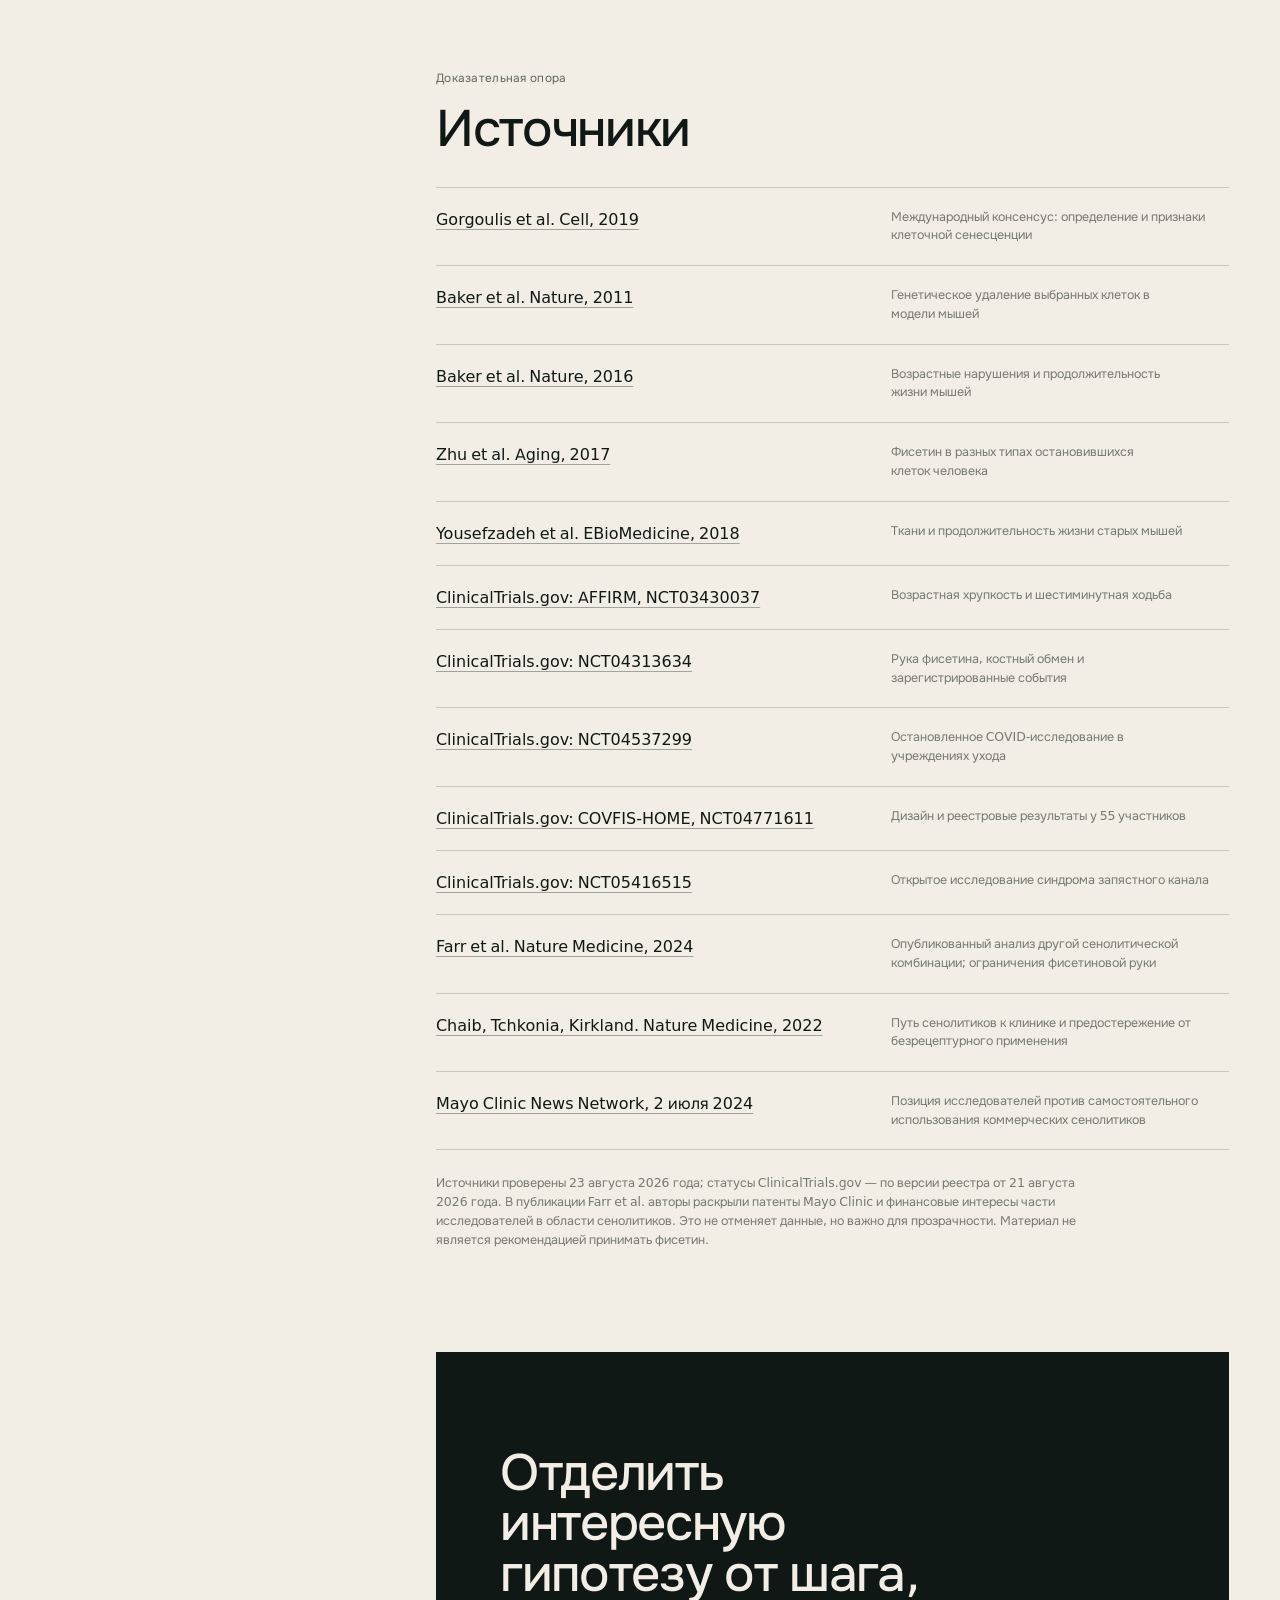
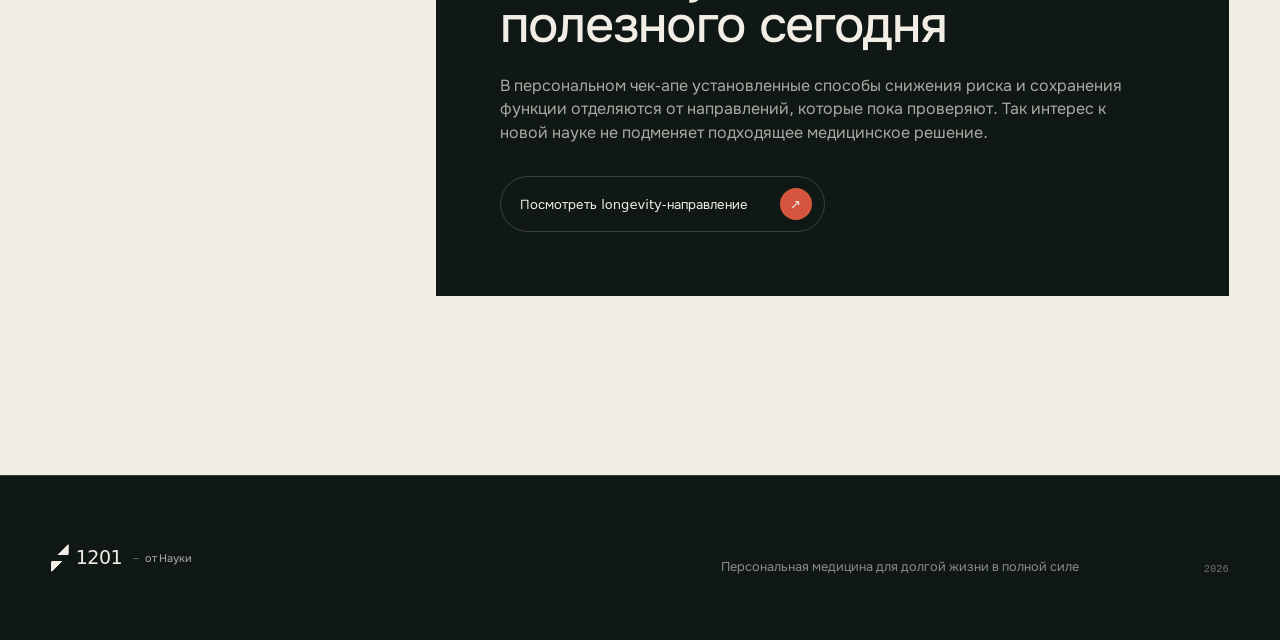
<file: article-senolytics-fisetin.html>
<!doctype html>
<html lang="ru">
<head>
  <meta charset="utf-8">
  <meta name="viewport" content="width=device-width, initial-scale=1">
  <meta name="theme-color" content="#101815">
  <meta name="description" content="Фисетин и клетки, которые перестали делиться: механизм, исследования Mayo Clinic, первые данные у людей, безопасность и открытые вопросы.">
  <title>Фисетин и клетки, которые перестали делиться | 1201 от Науки</title>
  <link rel="preload" href="assets/fonts/onest-cyrillic.woff2" as="font" type="font/woff2" crossorigin>
  <link rel="preload" href="assets/article-fisetin-v2.webp" as="image" type="image/webp">
  <link rel="stylesheet" href="styles.css?v=20260823-2">
  <link rel="stylesheet" href="visual-tuning.css?v=20260824-1">
</head>
<body class="article-page article-fisetin">
  <a class="skip-link" href="#article-content">К ответу</a>

  <header class="site-header article-header">
    <a class="brand" href="index.html" aria-label="1201 от Науки, главная">
      <span class="brand-mark" aria-hidden="true"><i></i><b></b></span>
      <span class="brand-number">1201</span>
      <span class="brand-by">от Науки</span>
    </a>
    <a class="back-link" href="index.html#knowledge"><span aria-hidden="true">←</span> Все разборы</a>
  </header>

  <main id="article-content">
    <article>
      <header class="article-hero section-dark article-hero-fisetin">
        <div class="article-hero-media" aria-hidden="true">
          <img src="assets/article-fisetin-v2.webp" alt="" width="1672" height="941" fetchpriority="high">
        </div>
        <div class="article-hero-scrim" aria-hidden="true"></div>
        <div class="article-hero-copy">
          <p class="eyebrow">Передний край исследований старения</p>
          <h1>Фисетин и клетки, которые перестали делиться</h1>
          <p>Сильные результаты в клетках и старых мышах уже привели к клиническим исследованиям. Разбираемся, что именно проверяют у людей — и почему готового «протокола омоложения Mayo» пока нет.</p>
          <div class="article-meta"><span>Проверено 23 августа 2026</span><span>15 минут</span><span>13 источников</span></div>
        </div>
      </header>

      <div class="article-shell section-bone">
        <aside class="article-rail" aria-label="Содержание">
          <a href="#answer-title">Короткий ответ</a>
          <a href="#cells-title">Что за клетки</a>
          <a href="#problem-title">В чём проблема</a>
          <a href="#senolytic-title">Что такое сенолитик</a>
          <a href="#fisetin-title">Почему фисетин</a>
          <a href="#mayo-title">Что проверяет Mayo</a>
          <a href="#people-title">Данные у людей</a>
          <a href="#safety-title">Безопасность</a>
          <a href="#result-title">Какой результат ждём</a>
          <a href="#sources-title">Источники</a>
        </aside>

        <div class="article-body">
          <section class="article-answer" aria-labelledby="answer-title">
            <p class="eyebrow">Короткий ответ</p>
            <h2 id="answer-title">Направление серьёзное. Ответ для человека ещё получают</h2>
            <p class="article-lede">Фисетин — вещество, которое в лаборатории заставляло погибать некоторые клетки, переставшие делиться. В старых мышах оно уменьшало признаки накопления таких клеток и продлевало жизнь. Теперь Mayo Clinic и другие академические центры проверяют фисетин у людей.</p>
            <p>Это и есть передний край науки: сильная лабораторная гипотеза уже дошла до клинических исследований, но польза и долговременная безопасность для человека ещё не доказаны. Единого курса для долголетия нет; есть разные исследовательские схемы для конкретных состояний.</p>
            <div class="status-band">
              <span>Статус сегодня</span>
              <strong>Кандидат в терапию → клинические исследования фазы 1–2 → не стандарт лечения</strong>
            </div>
            <p>Фазы 1–2 — ранние этапы исследований у людей. На них прежде всего уточняют переносимость, дозу, подходящую группу и первые сигналы пользы; они ещё не подтверждают влияние на продолжительность жизни.</p>
          </section>

          <section aria-labelledby="cells-title">
            <p class="eyebrow">Сначала знакомая модель</p>
            <h2 id="cells-title">Клетка останавливает деление, чтобы не копировать повреждение</h2>
            <p>Когда клетка получает серьёзное повреждение или другой стресс, она может включить устойчивую остановку деления. Это защитный механизм: потенциально опасная ошибка не размножается дальше. Такие клетки участвуют и в полезных процессах, например в заживлении ран.</p>
            <p>Точное название состояния — клеточная сенесценция, а клетку называют сенесцентной. Дальше будем говорить «остановившаяся клетка». Это условное сокращение: клетка не мертва и не обязательно стара по возрасту. Она остаётся активной, использует энергию и взаимодействует с соседями.</p>
            <p>Одного универсального анализа, который безошибочно находит все такие клетки, нет. Исследователи смотрят на сочетание признаков. Это важно: нельзя измерить «нагрузку старых клеток» одной простой цифрой и сразу решить, кому нужен препарат.</p>
          </section>

          <section aria-labelledby="problem-title">
            <p class="eyebrow">Когда защита задержалась</p>
            <h2 id="problem-title">Проблемой может стать не остановка, а долгое присутствие</h2>
            <p>Часть остановившихся клеток исчезает. Часть остаётся в ткани и выделяет сигнальные вещества, которые влияют на иммунные клетки и соседнюю ткань. С возрастом и при некоторых заболеваниях таких клеток и сигналов становится больше.</p>
            <p>У специально выведенных мышей учёные научились удалять клетки с определённым признаком. Это задерживало несколько возрастных нарушений и увеличивало медианную продолжительность жизни — срок, который пережила половина группы. Эксперимент показал, что такие клетки могут быть не просто спутником, а участником некоторых процессов старения у мышей.</p>
            <p class="article-note"><strong>Граница модели:</strong> генетическое удаление выбранных клеток у мыши — не то же самое, что приём вещества человеком. Результат объясняет, почему гипотезу стоит проверять, но не доказывает эффективность фисетина.</p>
          </section>

          <section aria-labelledby="senolytic-title">
            <p class="eyebrow">Механизм кандидата</p>
            <h2 id="senolytic-title">Сенолитик пытается отключить систему выживания выбранной клетки</h2>
            <p>Остановившиеся клетки часто включают внутренние программы, которые помогают им не погибнуть. Вещества‑кандидаты, способные временно нарушить часть этих программ и запустить программируемую гибель клетки, называют сенолитиками.</p>
            <div class="mechanism-flow" aria-label="Исследуемый механизм сенолитика">
              <div><span>01</span><strong>Клетка перестала делиться</strong><p>но остаётся активной</p></div>
              <i aria-hidden="true">→</i>
              <div><span>02</span><strong>Поддерживает собственное выживание</strong><p>через несколько молекулярных путей</p></div>
              <i aria-hidden="true">→</i>
              <div><span>03</span><strong>Кандидат нарушает часть путей</strong><p>и у некоторых клеток запускается гибель</p></div>
            </div>
            <p>Слово «избирательно» не означает «находит все плохие клетки». Остановившиеся клетки различаются между тканями и причинами повреждения. То, что работает на одном типе, может не работать на другом. Поэтому сенолитик — не метла для «очистки организма», а гипотеза с конкретной мишенью и ограничениями.</p>
          </section>

          <section aria-labelledby="fisetin-title">
            <p class="eyebrow">Почему внимание получил фисетин</p>
            <h2 id="fisetin-title">Не из‑за «натуральности», а из‑за лабораторного эффекта</h2>
            <p>Фисетин — растительное вещество, которое в небольших количествах встречается в клубнике, яблоках и луке. Но пищевое содержание и исследовательская доза — разные миры: в одной работе обычное поступление оценивали примерно в 0,4 мг в сутки, а клинические протоколы изучают кратковременные дозы порядка десятков миллиграммов на килограмм.</p>
            <p>В 2017 году фисетин запустил гибель остановившихся эндотелиальных клеток человека — клеток внутренней выстилки сосудов. На двух других проверенных типах клеток такого действия не было. Уже здесь видна важная граница: эффект зависит от типа клетки.</p>
            <p>В 2018 году у старых мышей прерывистое введение фисетина уменьшало несколько признаков клеточной сенесценции, улучшало показатели работы тканей и увеличивало медианную и максимальную продолжительность жизни. Это сильный результат до испытаний у людей — и всё ещё результат у мышей.</p>
            <div class="evidence-levels">
              <div class="is-established"><span>Клетки</span><strong>Механизм наблюдали</strong><p>на некоторых, не всех типах</p></div>
              <div class="is-established"><span>Старые мыши</span><strong>Жизнь продлевалась</strong><p>в исследовательской модели</p></div>
              <div class="is-open"><span>Люди</span><strong>Ответ ещё проверяют</strong><p>продление жизни не показано</p></div>
            </div>
          </section>

          <section aria-labelledby="mayo-title">
            <p class="eyebrow">Что на самом деле делает Mayo Clinic</p>
            <h2 id="mayo-title">Не один протокол омоложения, а несколько клинических вопросов</h2>
            <p>Mayo Clinic исследует короткие прерывистые схемы фисетина при разных состояниях: возрастной потере силы и подвижности, изменениях костного обмена, COVID‑19 и заболеваниях лёгких. Схемы различаются, участников отбирают по критериям, лекарства проверяют на взаимодействия, а результат измеряют заранее выбранным способом. В исследованиях с плацебо часть участников получает одинаково выглядящие капсулы без фисетина, чтобы сравнение было честнее.</p>
            <p class="article-note"><strong>Дозы ниже описывают дизайн исследований, а не схему для самостоятельного приёма.</strong> Исследовательские капсулы, критерии допуска и наблюдение нельзя заменить банкой добавки.</p>
            <div class="article-table-wrap" role="region" aria-label="Примеры клинических исследований фисетина" tabindex="0">
              <table class="article-table trial-table">
                <thead><tr><th>Вопрос</th><th>Как проверяют</th><th>Статус на 23.08.2026</th></tr></thead>
                <tbody>
                  <tr><td><strong>Хрупкость у людей 70+</strong><span>AFFIRM · NCT03430037</span></td><td>40 участников; 20 мг/кг два дня подряд с повтором в следующем месяце; сравнение с плацебо.</td><td>Набор по приглашению; результат шестиминутной ходьбы ещё не опубликован.</td></tr>
                  <tr><td><strong>Костный обмен после менопаузы</strong><span>NCT04313634</span></td><td>14 женщин в руке фисетина; три дня за цикл, пять циклов; контрольная группа.</td><td>Руку прекратили из‑за COVID‑19 и стоимости; она не вошла в рецензируемый анализ Nature Medicine.</td></tr>
                  <tr><td><strong>COVID‑19 дома</strong><span>COVFIS‑HOME · NCT04771611</span></td><td>55 участников; четыре дня приёма в двух коротких блоках; двойное слепое сравнение с плацебо.</td><td>Реестровые результаты есть, но статистическое сравнение не опубликовано.</td></tr>
                  <tr><td><strong>Заболевание лёгких при иммунодефиците</strong><span>NCT05593588</span></td><td>План 20 участников; два коротких блока; двойное слепое сравнение с плацебо.</td><td>Активно, набор завершён; результаты ожидаются после завершения исследования.</td></tr>
                </tbody>
              </table>
            </div>
            <p>Вот что действительно вызывает интерес: исследователи уже спрашивают не «омолаживает ли фисетин вообще», а кому он может помочь, по какому измеримому исходу, в какой схеме и с какой безопасностью. Так гипотеза становится клинической программой проверки.</p>
          </section>

          <section aria-labelledby="people-title">
            <p class="eyebrow">Первые данные у людей</p>
            <h2 id="people-title">Есть сигналы, нейтральные результаты и много неопределённости</h2>
            <div class="human-results">
              <article><span>55 участников</span><h3>COVFIS‑HOME</h3><p>Через 60 дней ограничения отсутствовали у 26 из 27 оценённых участников на фисетине и у 22 из 24 на плацебо. Серьёзных событий было 0 и 2 соответственно. Без опубликованного статистического сравнения это не доказательство пользы.</p></article>
              <article><span>20 участников</span><h3>COVID в учреждениях ухода</h3><p>Исследование остановили из‑за бесперспективности по эффективности. Клинические оценки групп были близкими. Это полезный нейтральный результат: не каждая сильная гипотеза срабатывает в выбранном состоянии.</p></article>
              <article><span>40 участников</span><h3>Синдром запястного канала</h3><p>Средняя оценка симптомов улучшилась на 0,5 пункта за 60 дней. Контрольной группы не было, поэтому отделить действие фисетина от естественных колебаний и ожиданий нельзя.</p></article>
              <article><span>14 участников</span><h3>Костный обмен</h3><p>Рука фисетина была прекращена и не вошла в опубликованный анализ. Поэтому положительные сообщения о работе Mayo 2024 года нельзя приписывать фисетину: статья была о другой комбинации.</p></article>
            </div>
            <p>Ни одно из этих исследований не показало, что фисетин продлевает жизнь человека или замедляет старение. Они помогают уточнять дизайн следующей проверки: кого включать, что измерять и какие события отслеживать.</p>
          </section>

          <section class="safety-block" aria-labelledby="safety-title">
            <p class="eyebrow">Профиль безопасности без страшилок</p>
            <h2 id="safety-title">Короткие схемы изучены на малых, тщательно отобранных группах</h2>
            <p>В COVFIS‑HOME среди 29 получавших фисетин не было зарегистрировано серьёзных событий. Это обнадёживает, но группа слишком мала, чтобы увидеть редкие риски.</p>
            <p>В руке исследования костного обмена зарегистрировали один эпизод серьёзного желудочного кровотечения; реестр не указывает, был ли он вызван фисетином. Двое из 14 прекратили участие из‑за нежелательных явлений. Долговременная безопасность повторных курсов неизвестна.</p>
            <p>Перед включением протоколы Mayo проверяли заболевания и лекарства, включая средства, влияющие на свёртывание крови, некоторые препараты от диабета, антибиотики и статины. Это и есть конкретная работа врача: оценить цель, найти возможные взаимодействия, выбрать измеримый исход и наблюдать нежелательные явления.</p>
            <p>Авторы Mayo прямо предостерегают от самостоятельного применения коммерческих фисетина и кверцетина до надёжного подтверждения пользы и безопасности.</p>
          </section>

          <section aria-labelledby="result-title">
            <p class="eyebrow">Какой результат будет настоящим</p>
            <h2 id="result-title">Не «ощущение омоложения», а воспроизводимое изменение у людей</h2>
            <ol class="signal-list result-list">
              <li><span>Воздействие на мишень</span><p>Надёжный набор признаков показывает, что нужные остановившиеся клетки действительно изменились.</p></li>
              <li><span>Клинический исход</span><p>Улучшается заранее выбранная функция или течение конкретного заболевания, а не только лабораторный маркер.</p></li>
              <li><span>Сравнение</span><p>Результат отличается от плацебо или стандартной помощи в достаточно большой группе.</p></li>
              <li><span>Применимость</span><p>Понятно, каким людям результат относится и кому подход не помогает.</p></li>
              <li><span>Безопасность</span><p>Наблюдение достаточно долгое, чтобы оценить частые и более редкие события, включая повторные курсы.</p></li>
            </ol>
            <p>Поле продолжает двигаться: в 2026 году зарегистрированы исследования работы сосудов, движения после лечения рака, заболеваний артерий ног, возрастной потери силы и того, как фисетин всасывается и выводится у молодых и пожилых людей. Их статус означает, что вопрос считают достойным проверки, а не что ответ уже положительный.</p>
          </section>

          <section class="article-complete" data-full-answer aria-labelledby="complete-title">
            <p class="eyebrow">Карта ясности</p>
            <h2 id="complete-title">Фисетин уже вышел из лаборатории. До готовой терапии путь ещё не пройден</h2>
            <div class="clarity-grid">
              <div><strong>Известно</strong><p>Механизм работает на некоторых клетках; у старых мышей получены сильные результаты; клинические исследования идут.</p></div>
              <div><strong>Пока проверяют</strong><p>Кому, при каком состоянии и по какому исходу фисетин может помочь; какие схемы приемлемы.</p></div>
              <div><strong>Неизвестно</strong><p>Продлевает ли он жизнь человека, какова долговременная безопасность и существует ли полезная группа пациентов.</p></div>
            </div>
          </section>

          <section class="article-sources" aria-labelledby="sources-title">
            <p class="eyebrow">Доказательная опора</p>
            <h2 id="sources-title">Источники</h2>
            <ol>
              <li><a href="https://doi.org/10.1016/j.cell.2019.10.005">Gorgoulis et al. Cell, 2019</a><span>Международный консенсус: определение и признаки клеточной сенесценции</span></li>
              <li><a href="https://doi.org/10.1038/nature10600">Baker et al. Nature, 2011</a><span>Генетическое удаление выбранных клеток в модели мышей</span></li>
              <li><a href="https://doi.org/10.1038/nature16932">Baker et al. Nature, 2016</a><span>Возрастные нарушения и продолжительность жизни мышей</span></li>
              <li><a href="https://doi.org/10.18632/aging.101202">Zhu et al. Aging, 2017</a><span>Фисетин в разных типах остановившихся клеток человека</span></li>
              <li><a href="https://doi.org/10.1016/j.ebiom.2018.09.015">Yousefzadeh et al. EBioMedicine, 2018</a><span>Ткани и продолжительность жизни старых мышей</span></li>
              <li><a href="https://clinicaltrials.gov/study/NCT03430037">ClinicalTrials.gov: AFFIRM, NCT03430037</a><span>Возрастная хрупкость и шестиминутная ходьба</span></li>
              <li><a href="https://clinicaltrials.gov/study/NCT04313634">ClinicalTrials.gov: NCT04313634</a><span>Рука фисетина, костный обмен и зарегистрированные события</span></li>
              <li><a href="https://clinicaltrials.gov/study/NCT04537299">ClinicalTrials.gov: NCT04537299</a><span>Остановленное COVID‑исследование в учреждениях ухода</span></li>
              <li><a href="https://clinicaltrials.gov/study/NCT04771611">ClinicalTrials.gov: COVFIS‑HOME, NCT04771611</a><span>Дизайн и реестровые результаты у 55 участников</span></li>
              <li><a href="https://clinicaltrials.gov/study/NCT05416515">ClinicalTrials.gov: NCT05416515</a><span>Открытое исследование синдрома запястного канала</span></li>
              <li><a href="https://doi.org/10.1038/s41591-024-03096-2">Farr et al. Nature Medicine, 2024</a><span>Опубликованный анализ другой сенолитической комбинации; ограничения фисетиновой руки</span></li>
              <li><a href="https://doi.org/10.1038/s41591-022-01923-y">Chaib, Tchkonia, Kirkland. Nature Medicine, 2022</a><span>Путь сенолитиков к клинике и предостережение от безрецептурного применения</span></li>
              <li><a href="https://newsnetwork.mayoclinic.org/discussion/drugs-that-kill-zombie-cells-may-benefit-some-older-women-but-not-all-mayo-clinic-study-finds/">Mayo Clinic News Network, 2 июля 2024</a><span>Позиция исследователей против самостоятельного использования коммерческих сенолитиков</span></li>
            </ol>
            <p class="source-date">Источники проверены 23 августа 2026 года; статусы ClinicalTrials.gov — по версии реестра от 21 августа 2026 года. В публикации Farr et al. авторы раскрыли патенты Mayo Clinic и финансовые интересы части исследователей в области сенолитиков. Это не отменяет данные, но важно для прозрачности. Материал не является рекомендацией принимать фисетин.</p>
          </section>

          <aside class="personal-help" data-personal-cta aria-labelledby="personal-title">
            <p class="eyebrow">Передний край без обещаний</p>
            <h2 id="personal-title">Отделить интересную гипотезу от шага, полезного сегодня</h2>
            <p>В персональном чек‑апе установленные способы снижения риска и сохранения функции отделяются от направлений, которые пока проверяют. Так интерес к новой науке не подменяет подходящее медицинское решение.</p>
            <a class="article-button" href="route.html?route=longevity">Посмотреть longevity‑направление <span aria-hidden="true">↗</span></a>
          </aside>
        </div>
      </div>
    </article>
  </main>

  <footer class="site-footer">
    <a class="brand brand-footer" href="index.html" aria-label="1201 от Науки, главная">
      <span class="brand-mark" aria-hidden="true"><i></i><b></b></span><span class="brand-number">1201</span><span class="brand-by">от Науки</span>
    </a>
    <p>Персональная медицина для долгой жизни в полной силе</p>
    <span class="mono">2026</span>
  </footer>
</body>
</html>
</file>
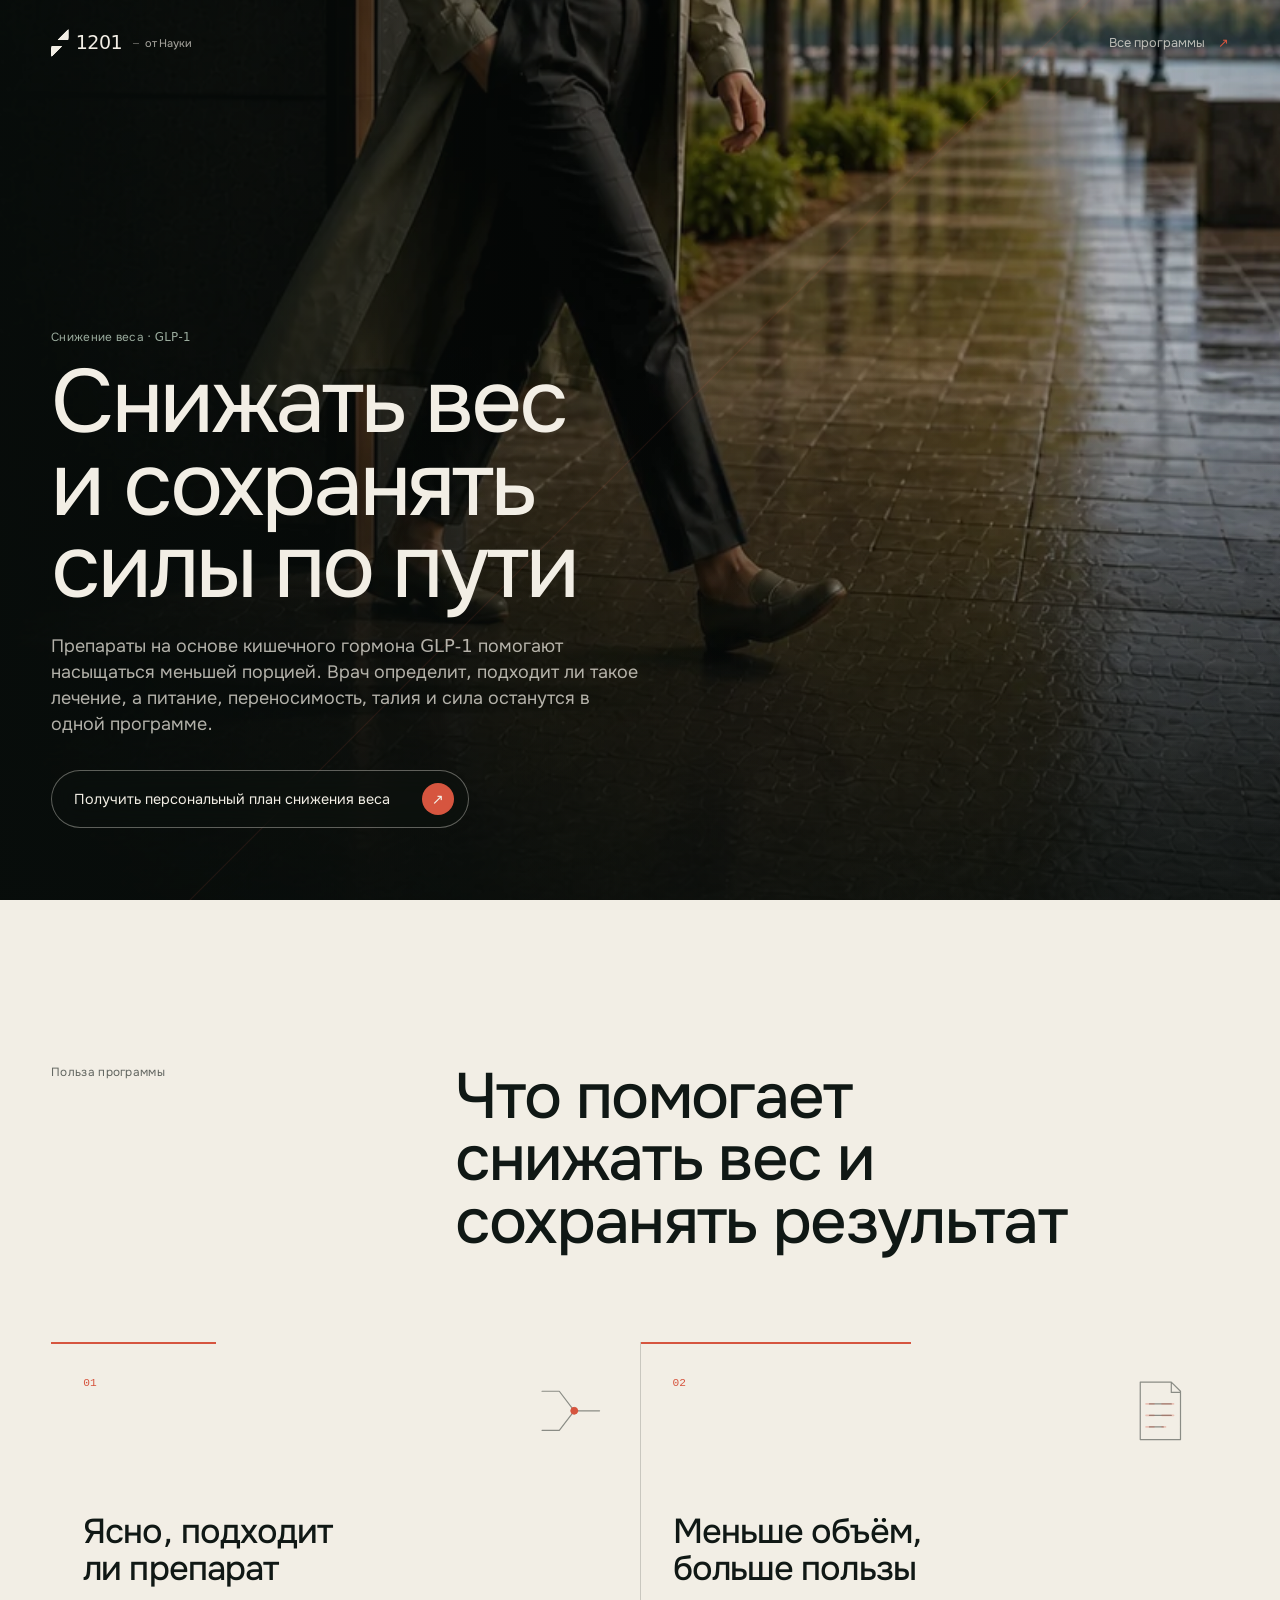
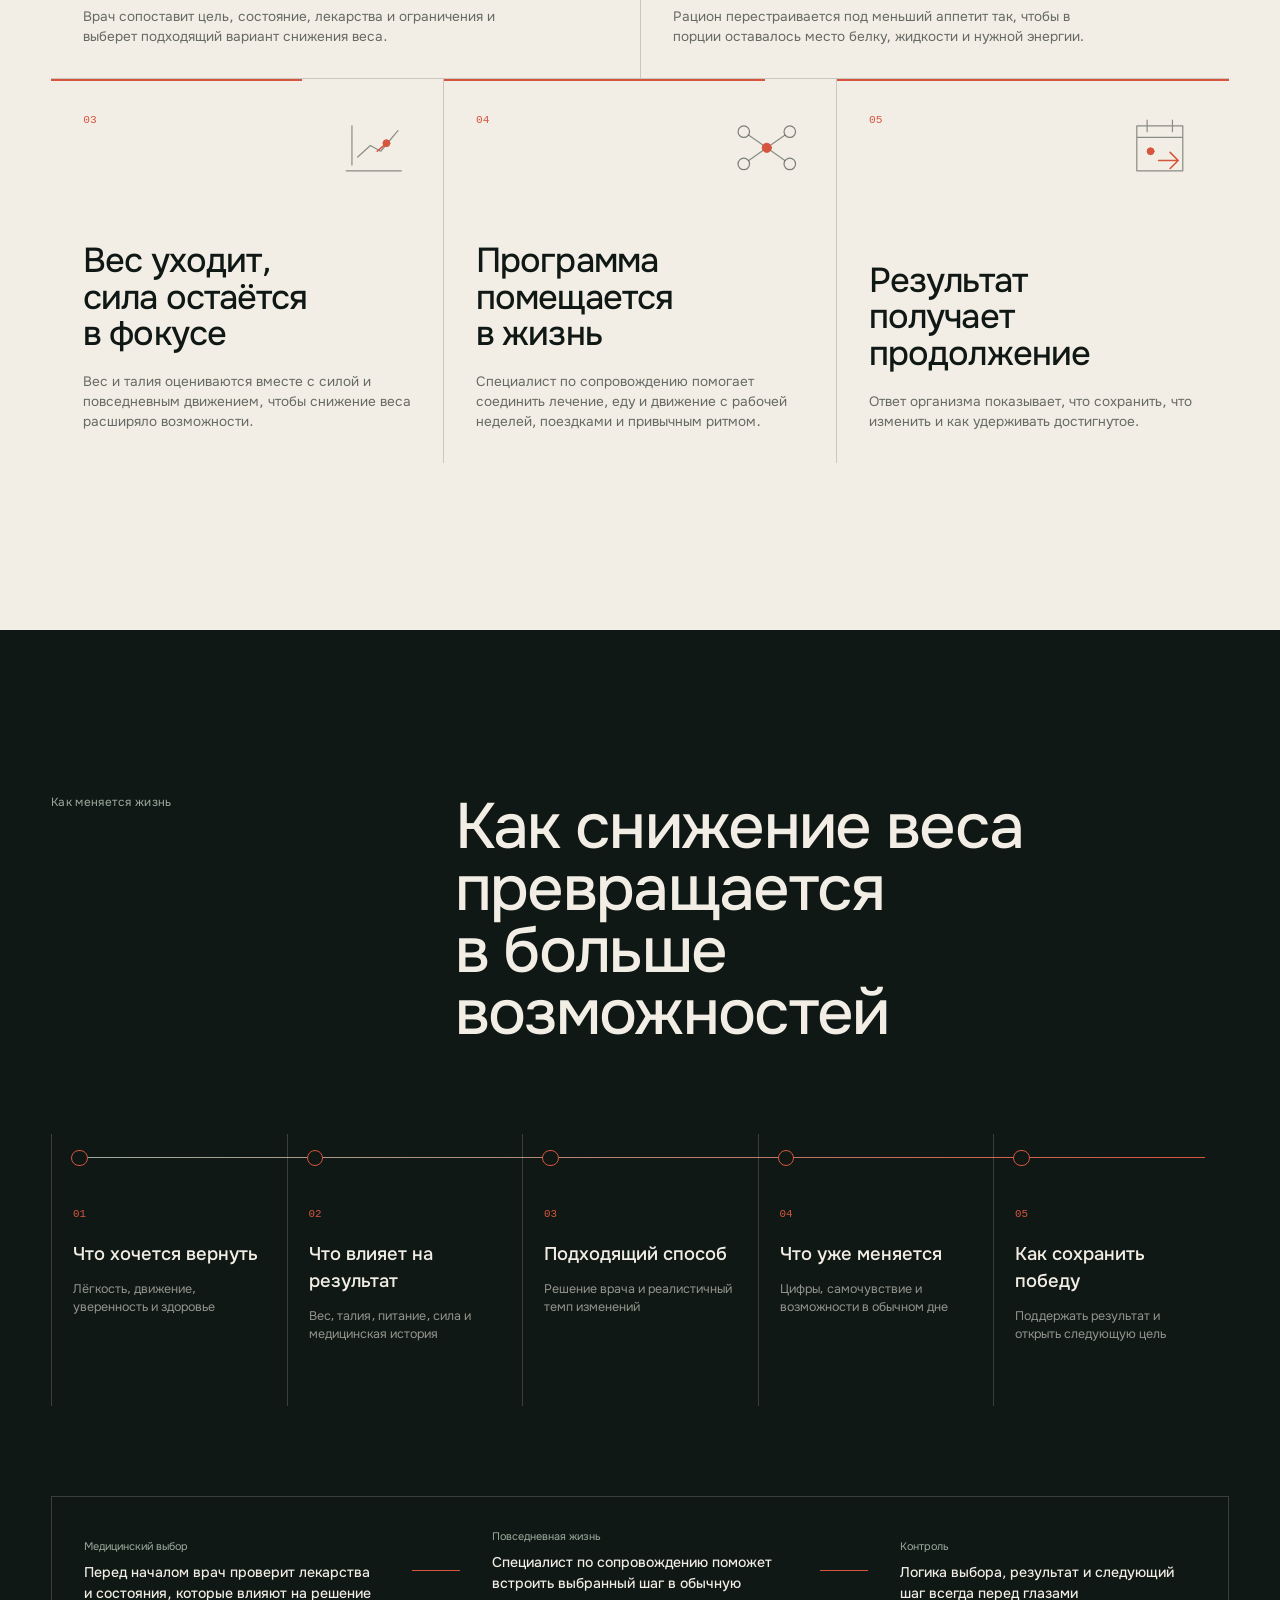
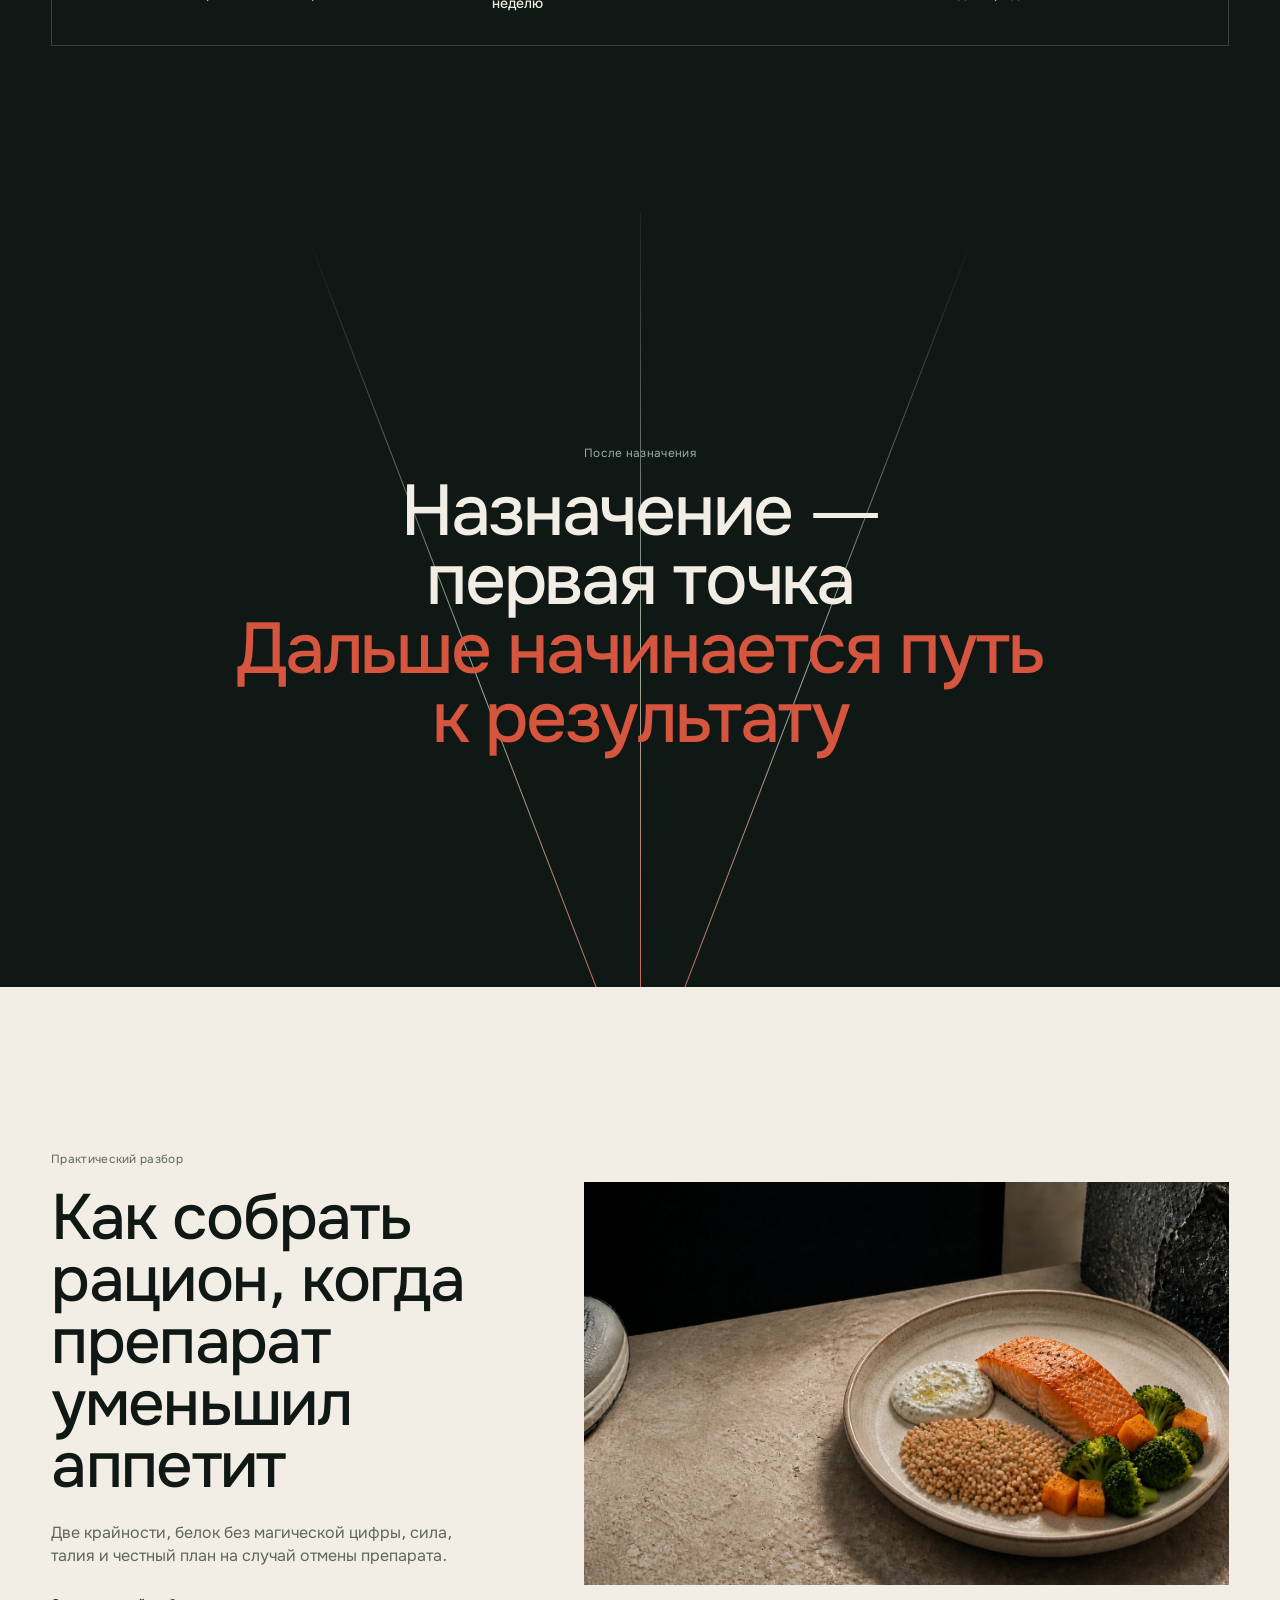
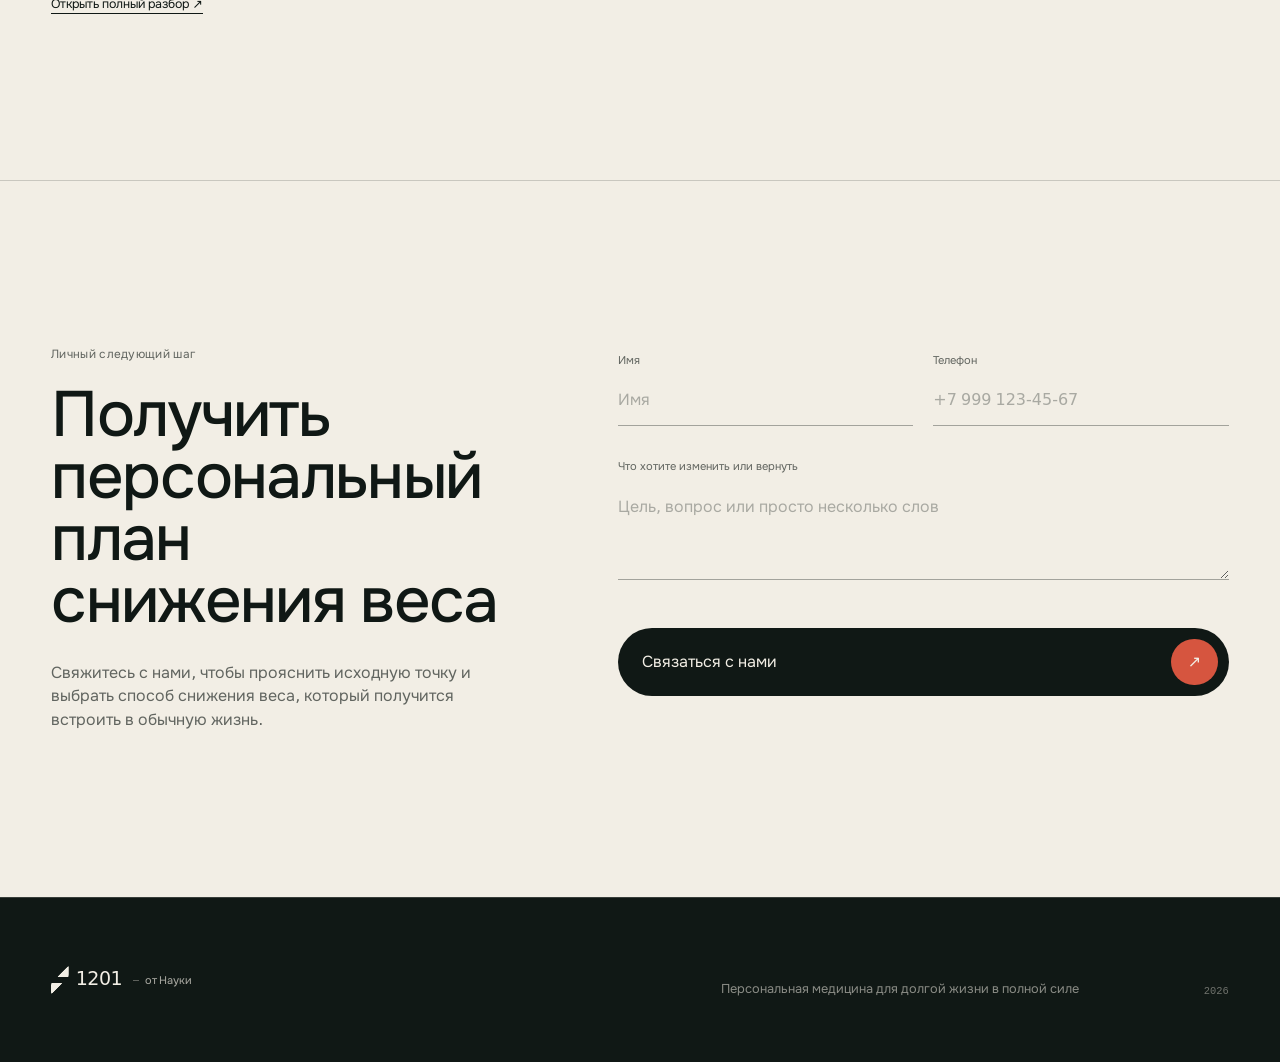
<file: route.html>
<!doctype html>
<html lang="ru">
<head>
  <meta charset="utf-8">
  <meta name="viewport" content="width=device-width, initial-scale=1">
  <meta name="theme-color" content="#101815">
  <meta name="description" content="Персональная программа 1201 от Науки: ясная цель, подходящее медицинское решение и лучший следующий шаг.">
  <title>Программа | 1201 от Науки</title>
  <link rel="preload" href="assets/fonts/onest-cyrillic.woff2" as="font" type="font/woff2" crossorigin>
  <link rel="stylesheet" href="styles.css?v=20260823-2">
  <link rel="stylesheet" href="visual-tuning.css?v=20260824-1">
  <script src="app.js?v=20260824-1" defer></script>
</head>
<body class="route-page">
  <a class="skip-link" href="#content">К содержанию</a>
  <header class="site-header" data-header>
    <a class="brand" href="index.html" aria-label="1201 от Науки, главная">
      <span class="brand-mark" aria-hidden="true"><i></i><b></b></span>
      <span class="brand-number">1201</span>
      <span class="brand-by">от Науки</span>
    </a>
    <a class="back-link" href="index.html#routes">Все программы <span aria-hidden="true">↗</span></a>
  </header>

  <main id="content" data-route-root>
    <section class="route-hero" data-pointer-scene>
      <div class="route-hero-media" aria-hidden="true" data-pointer-layer>
        <picture>
          <source data-route-source media="(max-width: 600px)" srcset="assets/hero-glp1-mobile-v3.webp">
          <img data-route-image src="assets/hero-glp1-v3.webp" alt="" width="1672" height="941" fetchpriority="high">
        </picture>
      </div>
      <div class="route-hero-scrim" aria-hidden="true"></div>
      <div class="route-hero-copy">
        <p class="eyebrow reveal" data-route-kicker>Снижение веса · GLP‑1</p>
        <h1 class="route-title reveal" data-route-title>Снижать вес и сохранять силы по пути</h1>
        <p class="route-deck reveal" data-route-deck>Препараты на основе кишечного гормона GLP‑1 помогают насыщаться меньшей порцией. Врач определит, подходит ли такое лечение, а питание, переносимость, талия и сила останутся в одной программе.</p>
        <a class="button reveal" href="#route-contact" data-route-cta>Получить персональный план снижения веса <span aria-hidden="true">↗</span></a>
      </div>
      <div class="route-signal reveal" data-route-signal>
        <span>Главный результат</span><strong data-route-signal-main>Вес ниже, свободы больше</strong><i aria-hidden="true"></i><span>Сила и питание в одной программе</span>
      </div>
    </section>

    <section class="route-facts section-bone" aria-labelledby="facts-title">
      <div class="route-section-head reveal">
        <p class="eyebrow">Польза программы</p>
        <h2 id="facts-title" data-facts-title>Что помогает снижать вес и сохранять результат</h2>
      </div>
      <div class="facts-grid" data-route-facts></div>
    </section>

    <section class="route-ladder section-dark" aria-labelledby="ladder-title">
      <div class="route-section-head reveal">
        <p class="eyebrow">Как меняется жизнь</p>
        <h2 id="ladder-title" data-ladder-title>Как снижение веса превращается в больше возможностей</h2>
      </div>
      <ol class="ladder-track" data-route-ladder></ol>
      <div class="ownership-card reveal">
        <div><span>Медицинский выбор</span><strong>Перед началом врач проверит лекарства и состояния, которые влияют на решение</strong></div>
        <i aria-hidden="true"></i>
        <div><span>Повседневная жизнь</span><strong>Специалист по сопровождению поможет встроить выбранный шаг в обычную неделю</strong></div>
        <i aria-hidden="true"></i>
        <div><span>Контроль</span><strong>Логика выбора, результат и следующий шаг всегда перед глазами</strong></div>
      </div>
    </section>

    <section class="route-spire section-dark" aria-labelledby="route-spire-title">
      <div class="route-spire-art" aria-hidden="true"><i></i><i></i><i></i></div>
      <div class="route-spire-copy reveal">
        <p class="eyebrow" data-spire-kicker>После назначения</p>
        <h2 id="route-spire-title" data-route-spire>Назначение — первая точка<br><span>Дальше начинается путь к результату</span></h2>
      </div>
    </section>

    <section class="route-next section-bone" data-route-next aria-labelledby="next-title">
      <a class="route-next-link" data-next-link href="article-protein-glp1.html">
        <div class="route-section-head reveal">
          <p class="eyebrow" data-next-kicker>Практический разбор</p>
          <h2 id="next-title" data-next-title>Как собрать рацион, когда препарат уменьшил аппетит</h2>
          <p data-next-copy>Две крайности, белок без магической цифры, сила, талия и честный план на случай отмены препарата.</p>
          <span class="route-next-action">Открыть полный разбор ↗</span>
        </div>
        <div class="next-image reveal"><img data-next-image src="assets/article-protein.webp" alt="" width="1440" height="811" loading="lazy"></div>
      </a>
    </section>

    <section class="contact section-bone route-contact" id="route-contact" aria-labelledby="contact-title">
      <div class="contact-intro reveal">
        <p class="eyebrow" data-contact-kicker>Личный следующий шаг</p>
        <h2 id="contact-title" data-contact-title>Получить персональный план снижения веса</h2>
        <p data-contact-copy>Свяжитесь с нами, чтобы прояснить исходную точку и выбрать способ снижения веса, который получится встроить в обычную жизнь.</p>
      </div>
      <form class="contact-form reveal" data-contact-form novalidate>
        <input type="hidden" name="route" data-route-input value="glp1">
        <label><span>Имя</span><input name="name" autocomplete="name" placeholder="Имя"></label>
        <label><span>Телефон</span><input name="phone" type="tel" inputmode="tel" autocomplete="tel" placeholder="+7 999 123-45-67" data-phone></label>
        <label class="wide"><span>Что хотите изменить или вернуть</span><textarea name="question" rows="3" placeholder="Цель, вопрос или просто несколько слов"></textarea></label>
        <button class="submit-button" type="submit"><span data-submit-label>Связаться с нами</span><i aria-hidden="true">↗</i></button>
        <p class="form-success" role="status" aria-live="polite" hidden>Спасибо. Скоро свяжемся</p>
      </form>
    </section>
  </main>

  <footer class="site-footer">
    <a class="brand brand-footer" href="index.html" aria-label="1201 от Науки, главная">
      <span class="brand-mark" aria-hidden="true"><i></i><b></b></span><span class="brand-number">1201</span><span class="brand-by">от Науки</span>
    </a>
    <p>Персональная медицина для долгой жизни в полной силе</p>
    <span class="mono">2026</span>
  </footer>
</body>
</html>
</file>
<file: styles.css>
@font-face{font-family:Onest;src:url("assets/fonts/onest-cyrillic.woff2") format("woff2");font-weight:100 900;font-style:normal;font-display:swap}
@font-face{font-family:"IBM Plex Mono";src:url("assets/fonts/ibm-plex-mono-cyrillic.woff2") format("woff2");font-weight:400;font-style:normal;font-display:swap}

:root{
  --ink:#101815;
  --ink-2:#17211e;
  --bone:#f2eee5;
  --bone-2:#e5dfd3;
  --sage:#9bac9e;
  --ion:#d6553f;
  --graphite:#707a73;
  --line-dark:rgba(242,238,229,.18);
  --line-light:rgba(16,24,21,.18);
  --ease:cubic-bezier(.16,1,.3,1);
  --pad:clamp(1.25rem,4vw,4.5rem);
  --header:5.5rem;
}

*{box-sizing:border-box}
html{scroll-behavior:smooth;background:var(--ink)}
section[id],h1[id],h2[id],h3[id]{scroll-margin-top:calc(var(--header) + 1.5rem)}
body{margin:0;background:var(--ink);color:var(--bone);font-family:Onest,system-ui,sans-serif;font-size:16px;line-height:1.45;-webkit-font-smoothing:antialiased;overflow-x:hidden}
img{display:block;width:100%;height:auto}
a{color:inherit;text-decoration:none}
button,input,textarea{font:inherit}
button{color:inherit}
h1,h2,h3,p{margin:0}
h1,h2,h3{font-weight:470;letter-spacing:-.026em;line-break:auto;text-wrap:balance}
h1,h2,h3,strong{word-break:normal;overflow-wrap:normal;hyphens:none}
p,li{orphans:2;widows:2;text-wrap:pretty}
h2{font-size:clamp(2.55rem,5vw,5.8rem);line-height:.97}
h3{font-size:clamp(1.5rem,2.2vw,2.55rem);line-height:1.06}
::selection{background:var(--ion);color:var(--bone)}
:focus-visible{outline:2px solid var(--ion);outline-offset:4px}

.skip-link{position:fixed;top:1rem;left:1rem;z-index:1000;padding:.75rem 1rem;background:var(--bone);color:var(--ink);transform:translateY(-160%);transition:transform .25s var(--ease)}
.skip-link:focus{transform:none}
.mono{font-family:"IBM Plex Mono",monospace;font-variant-numeric:tabular-nums}
.section-dark{position:relative;background:var(--ink);color:var(--bone)}
.section-bone{position:relative;background:var(--bone);color:var(--ink)}
.section-bone .eyebrow{color:rgba(16,24,21,.64)}
.eyebrow{font-size:.74rem;line-height:1.2;letter-spacing:.025em;color:var(--sage)}
.button{display:inline-flex;align-items:center;justify-content:space-between;gap:2rem;min-height:3.2rem;padding:.75rem .9rem .75rem 1.35rem;border:1px solid rgba(242,238,229,.36);border-radius:999px;background:rgba(16,24,21,.28);backdrop-filter:blur(12px);font-size:.9rem;transition:transform .45s var(--ease),background-color .45s var(--ease),border-color .45s var(--ease)}
.button span{display:grid;width:2rem;height:2rem;place-items:center;border-radius:50%;background:var(--ion);transition:transform .45s var(--ease)}
.button:hover{transform:translateY(-2px);background:rgba(16,24,21,.6);border-color:var(--bone)}
.button:hover span{transform:rotate(45deg)}
.button:active{transform:scale(.98)}
.button-light{background:rgba(242,238,229,.08)}

.site-header{position:fixed;top:0;left:0;z-index:100;width:100%;height:var(--header);display:flex;align-items:center;justify-content:space-between;padding:0 var(--pad);border-bottom:1px solid transparent;transition:height .45s var(--ease),background-color .45s var(--ease),border-color .45s var(--ease)}
.site-header.is-scrolled{height:4.5rem;background:rgba(16,24,21,.82);border-color:var(--line-dark);backdrop-filter:blur(18px)}
.brand{position:relative;display:flex;align-items:center;gap:.48rem;height:2.25rem;z-index:2}
.brand-mark{position:relative;display:inline-block;width:1.05rem;height:1.05rem;flex:0 0 auto;transition:transform .7s var(--ease)}
.mini-mark{position:relative;display:inline-block;width:1.5rem;height:1.5rem;flex:0 0 auto}
.brand-mark i,.brand-mark b,.mini-mark:before,.mini-mark:after{position:absolute;display:block;content:"";width:70%;height:70%;background:var(--bone);border-radius:.16rem;font-style:normal;transform:skewY(-45deg)}
.brand-mark i,.mini-mark:before{left:0;bottom:0;clip-path:polygon(0 0,100% 100%,0 100%)}
.brand-mark b,.mini-mark:after{right:0;top:0;clip-path:polygon(0 0,100% 0,100% 100%);transform:translate(1px,-1px) skewY(-45deg)}
.brand:hover .brand-mark{transform:translateY(-1px) rotate(.8deg)}
.brand-number{font-size:1.19rem;font-weight:500;letter-spacing:-.025em}
.brand-by{position:relative;margin-left:.22rem;padding-left:.72rem;color:rgba(242,238,229,.68);font-size:.69rem;font-weight:420;letter-spacing:-.012em}
.brand-by:before{position:absolute;left:0;top:50%;width:.34rem;border-top:1px solid rgba(242,238,229,.34);content:""}
.menu-button{position:relative;z-index:2;display:flex;align-items:center;gap:.8rem;min-height:44px;padding:.5rem 0;border:0;background:none;cursor:pointer;font-size:.78rem}
.menu-button i{position:relative;display:block;width:2rem;height:.65rem;border-top:1px solid var(--bone);border-bottom:1px solid var(--bone);transition:transform .35s var(--ease)}
.menu-button[aria-expanded="true"] i{transform:rotate(45deg)}
.site-nav{position:fixed;inset:0;display:grid;align-content:center;gap:1rem;padding:var(--pad);background:rgba(16,24,21,.97);opacity:0;visibility:hidden;transform:translateY(-1rem);transition:opacity .4s var(--ease),transform .4s var(--ease),visibility .4s}
.site-nav.is-open{opacity:1;visibility:visible;transform:none}
.site-nav a{font-size:clamp(3rem,9vw,8rem);line-height:.94;letter-spacing:-.035em;transition:color .25s}
.site-nav a:hover{color:var(--ion)}
.back-link{display:flex;align-items:center;gap:.8rem;min-height:44px;font-size:.8rem;color:rgba(242,238,229,.72)}
.back-link span{color:var(--ion)}

.hero{position:relative;isolation:isolate;min-height:100svh;display:flex;align-items:flex-end;padding:calc(var(--header) + 3rem) var(--pad) clamp(3rem,7vh,6rem);overflow:hidden}
.hero-media,.canvas-media,.route-hero-media{position:absolute;inset:-2.5%;z-index:-3;will-change:transform;transition:transform .8s var(--ease)}
.hero-media img,.canvas-media img,.route-hero-media img{width:100%;height:100%;object-fit:cover}
.hero-scrim,.canvas-scrim,.route-hero-scrim{position:absolute;inset:0;z-index:-2;background:linear-gradient(90deg,rgba(10,15,13,.86) 0%,rgba(10,15,13,.45) 47%,rgba(10,15,13,.06) 78%),linear-gradient(0deg,rgba(10,15,13,.72),transparent 54%)}
.hero:after,.longevity-canvas:after,.route-hero:after{position:absolute;inset:0;z-index:-1;content:"";pointer-events:none;background:linear-gradient(135deg,transparent 49.93%,rgba(214,85,63,.38) 50%,transparent 50.07%);opacity:.28}
.hero-copy{width:min(66rem,75vw)}
.hero-title{max-width:14ch;margin:.9rem 0 1.5rem;font-size:clamp(4.2rem,7.1vw,8.3rem);font-weight:430;line-height:.88;letter-spacing:-.037em}
.hero-title span{color:var(--ion)}
.hero-intro{max-width:34rem;margin-bottom:2rem;font-size:clamp(1rem,1.45vw,1.35rem);line-height:1.42;color:rgba(242,238,229,.74)}
.hero-dossier{position:absolute;right:var(--pad);bottom:clamp(3rem,7vh,6rem);width:min(22rem,25vw);display:grid;gap:1rem;padding:1.35rem;border:1px solid var(--line-dark);background:rgba(16,24,21,.42);backdrop-filter:blur(12px)}
.hero-dossier div{display:grid;grid-template-columns:1fr auto;gap:1rem;padding-bottom:.75rem;border-bottom:1px solid var(--line-dark)}
.hero-dossier div:last-child{padding-bottom:0;border-bottom:0}
.hero-dossier span{font-size:.67rem;color:var(--sage)}
.hero-dossier strong{font-size:.78rem;font-weight:440;text-align:right}
.hero-dossier .mono{font-size:1.15rem;color:var(--ion)}

.route-gateway{padding:clamp(3rem,4.5vw,4.5rem) var(--pad)}
.section-head{display:grid;grid-template-columns:minmax(8rem,.55fr) 1.45fr;gap:2rem;align-items:start;margin-bottom:clamp(3rem,6vw,6rem)}
.section-head h2{max-width:16ch}
.route-gateway .section-head{grid-template-columns:minmax(8rem,.45fr) 1.55fr;margin-bottom:clamp(1.75rem,3vw,2.75rem)}
.route-gateway .section-head h2{max-width:21ch;font-size:clamp(1.95rem,2.7vw,3.25rem);line-height:1.03}
.gateway-grid{display:grid;grid-template-columns:1.07fr .93fr;gap:1px;background:var(--line-dark)}
.route-card{position:relative;isolation:isolate;min-height:clamp(22rem,30vw,27rem);display:flex;flex-direction:column;justify-content:flex-end;overflow:hidden;padding:clamp(1.4rem,2.5vw,2.5rem);background:var(--ink)}
.route-card picture,.route-hero-media picture{position:absolute;inset:0;display:block;width:100%;height:100%}
.route-card picture{z-index:-3}
.route-card picture img{z-index:0}
.route-card img{position:absolute;inset:0;z-index:-3;width:100%;height:100%;object-fit:cover;transition:transform 1.15s var(--ease),filter 1.15s var(--ease)}
.route-card-shade,.panel-scrim{position:absolute;inset:0;z-index:-2;background:linear-gradient(0deg,rgba(9,14,12,.92),rgba(9,14,12,.08) 68%)}
.route-card:after,.hormone-panel:after{position:absolute;top:0;bottom:0;left:18%;z-index:-1;width:1px;content:"";background:linear-gradient(transparent,var(--ion),transparent);transform:translateY(70%);transition:transform 1s var(--ease)}
.route-card:hover img,.hormone-panel:hover img{transform:scale(1.035);filter:brightness(1.06)}
.route-card:hover:after,.hormone-panel:hover:after{transform:translateY(-30%)}
.route-card-label{margin-bottom:1rem;color:var(--sage);font-size:.74rem}
.route-card strong{max-width:14ch;font-size:clamp(2rem,3.3vw,3.7rem);font-weight:430;line-height:.95;letter-spacing:-.034em}
.route-card-proof{max-width:32rem;margin-top:1.4rem;color:rgba(242,238,229,.65);font-size:.85rem}
.route-card>i{position:absolute;right:clamp(1.4rem,3vw,3rem);bottom:clamp(1.4rem,3vw,3rem);display:grid;width:3.25rem;height:3.25rem;place-items:center;border-radius:50%;background:var(--ion);font-style:normal;transition:transform .45s var(--ease)}
.route-card:hover>i{transform:rotate(45deg)}
.route-card-cardio{margin-top:clamp(1rem,2.5vw,2.25rem);min-height:clamp(21rem,27vw,24.5rem)}
.route-card-glp img{object-position:76% center}
.route-card-cardio img{object-position:57% center}

.proof-section{display:grid;grid-template-columns:.78fr 1.22fr;gap:clamp(3rem,8vw,9rem);padding:clamp(7rem,13vw,13rem) var(--pad)}
.proof-lead{display:flex;flex-direction:column;align-items:flex-start;justify-content:center}
.proof-lead h2{max-width:13ch;margin:1.4rem 0 2rem;font-size:clamp(3.2rem,5vw,5.8rem)}
.proof-lead>p:last-child{max-width:31rem;color:rgba(16,24,21,.64);font-size:1.05rem}
.decision-dossier{position:relative;align-self:center;padding:clamp(1.4rem,3vw,2.8rem);border:1px solid var(--line-light);background:rgba(255,255,255,.16);box-shadow:0 3rem 7rem rgba(16,24,21,.12)}
.decision-dossier:after{position:absolute;right:-1px;bottom:-1px;width:32%;height:32%;content:"";border-right:2px solid var(--ion);border-bottom:2px solid var(--ion);clip-path:polygon(100% 0,100% 100%,0 100%)}
.dossier-top{display:grid;grid-template-columns:auto 1fr auto;gap:1rem;align-items:center;padding-bottom:2rem;border-bottom:1px solid var(--line-light);font-size:.75rem}
.dossier-top .mini-mark:before,.dossier-top .mini-mark:after{background:var(--ink)}
.dossier-top .mono,.dossier-result{color:var(--ion);font-size:.72rem;text-align:right}
.decision-chain{margin:0;padding:0;list-style:none}
.decision-chain li{display:grid;grid-template-columns:2.5rem minmax(7rem,.7fr) 1.3fr;gap:1rem;padding:1.2rem 0;border-bottom:1px solid var(--line-light);align-items:baseline}
.decision-chain span{font-family:"IBM Plex Mono",monospace;color:var(--ion);font-size:.7rem}
.decision-chain strong{font-size:1rem;font-weight:520}
.decision-chain em{font-style:normal;color:rgba(16,24,21,.62);font-size:.85rem}
.ownership-line{display:flex;flex-wrap:wrap;gap:1rem 2rem;padding-top:1.6rem;color:rgba(16,24,21,.64);font-size:.72rem}

.longevity-canvas{position:relative;isolation:isolate;min-height:min(72rem,110vh);display:flex;align-items:flex-end;padding:var(--pad);overflow:hidden}
.canvas-media{inset:-3%;z-index:-3}
.canvas-scrim{z-index:-2;background:linear-gradient(90deg,rgba(10,15,13,.78),rgba(10,15,13,.08) 65%),linear-gradient(0deg,rgba(10,15,13,.75),transparent 55%)}
.canvas-copy{max-width:55rem;padding-bottom:clamp(4rem,8vh,8rem)}
.canvas-copy h2{max-width:12ch;margin:1rem 0 1.8rem;font-size:clamp(4rem,7.7vw,9rem);line-height:.89;letter-spacing:-.034em}
.canvas-copy p{max-width:39rem;margin-bottom:2rem;color:rgba(242,238,229,.74);font-size:1.05rem}
.research-plane{position:absolute;right:var(--pad);bottom:var(--pad);display:flex;align-items:center;gap:1rem;padding:1rem 1.2rem;border:1px solid var(--line-dark);background:rgba(16,24,21,.36);backdrop-filter:blur(10px);color:rgba(242,238,229,.7);font-size:.68rem}
.research-plane i{width:4rem;border-top:1px dotted var(--ion)}

.hormones{padding:clamp(7rem,13vw,13rem) var(--pad)}
.hormone-stack{display:grid;gap:clamp(2rem,6vw,6rem)}
.hormone-panel{position:relative;isolation:isolate;min-height:clamp(35rem,62vw,55rem);display:flex;flex-direction:column;justify-content:flex-end;overflow:hidden;padding:clamp(1.5rem,4vw,4.5rem)}
.hormone-panel img{position:absolute;inset:0;z-index:-3;width:100%;height:100%;object-fit:cover;transition:transform 1.15s var(--ease),filter 1.15s var(--ease)}
.hormone-male{margin-right:clamp(0rem,9vw,9rem)}
.hormone-female{margin-left:clamp(0rem,9vw,9rem)}
.hormone-male .panel-scrim{background:linear-gradient(90deg,rgba(9,14,12,.12),rgba(9,14,12,.92) 76%),linear-gradient(0deg,rgba(9,14,12,.75),transparent 62%)}
.hormone-female .panel-scrim{background:linear-gradient(90deg,rgba(9,14,12,.94),rgba(9,14,12,.06) 76%),linear-gradient(0deg,rgba(9,14,12,.72),transparent 62%)}
.hormone-panel .route-card-label{margin-bottom:1rem}
.hormone-panel strong{max-width:13ch;font-size:clamp(3.8rem,6.5vw,7.8rem);font-weight:430;line-height:.92;letter-spacing:-.034em}
.hormone-male strong,.hormone-male .route-card-label,.hormone-male .panel-proof,.hormone-male em{align-self:flex-end;width:min(39rem,47%)}
.panel-proof{max-width:30rem;margin-top:1.5rem;color:rgba(242,238,229,.7);font-size:.85rem}
.hormone-panel em{margin-top:2rem;color:var(--bone);font-style:normal;font-size:.8rem}

.knowledge{padding:clamp(7rem,13vw,13rem) var(--pad)}
.knowledge-head{display:grid;grid-template-columns:.45fr 1fr;gap:1rem 3rem;margin-bottom:clamp(3rem,7vw,7rem)}
.knowledge-head h2{grid-column:2;max-width:16ch}
.knowledge-head>p:last-child{grid-column:2;max-width:35rem;color:rgba(16,24,21,.64)}
.article-feature{max-width:84rem;margin-left:auto}
.article-feature-grid{display:grid;grid-template-columns:minmax(0,1.12fr) minmax(0,.88fr);gap:1px;background:var(--line-light);align-items:start}
.article-card{display:grid;grid-template-rows:auto 1fr;border-top:1px solid var(--line-light)}
.article-card-complete{grid-template-columns:minmax(0,1.35fr) minmax(18rem,.65fr);border-bottom:1px solid var(--line-light)}
.article-card-tile{height:100%;border:0;background:var(--bone)}
.article-card-frontier{margin-top:clamp(2rem,5vw,5rem)}
.article-image{overflow:hidden;aspect-ratio:16/10;background:var(--ink)}
.article-image img{width:100%;height:100%;object-fit:cover;transition:transform 1s var(--ease)}
.article-card:hover .article-image img{transform:scale(1.035)}
.article-copy{display:flex;flex-direction:column;align-items:flex-start;padding:1.4rem 0 2rem}
.article-card-complete .article-copy{padding:clamp(1.8rem,4vw,4rem);border-left:1px solid var(--line-light)}
.article-card-tile .article-copy{min-height:22rem;padding:clamp(1.6rem,3vw,3rem);border-top:1px solid var(--line-light)}
.article-copy>span{margin-bottom:1.3rem;color:rgba(16,24,21,.64);font-size:.68rem}
.article-copy h3{max-width:19ch}
.article-copy p{max-width:38rem;margin:1.2rem 0 1.8rem;color:rgba(16,24,21,.6);font-size:.9rem}
.article-copy em{margin-top:auto;border-bottom:1px solid var(--ink);font-size:.78rem;font-style:normal}

/* Complete knowledge product */
.article-page{background:var(--bone);color:var(--ink)}
.article-header{background:rgba(16,24,21,.86);border-bottom-color:var(--line-dark);backdrop-filter:blur(18px);color:var(--bone)}
.article-hero{position:relative;isolation:isolate;min-height:min(54rem,92svh);display:flex;align-items:flex-end;padding:calc(var(--header) + 2.5rem) var(--pad) clamp(2.5rem,5vh,4.5rem);overflow:hidden}
.article-hero-media{position:absolute;inset:0;z-index:-3}
.article-hero-media img{width:100%;height:100%;object-fit:cover;object-position:center}
.article-hero-scrim{position:absolute;inset:0;z-index:-2;background:linear-gradient(90deg,rgba(9,14,12,.94),rgba(9,14,12,.48) 55%,rgba(9,14,12,.08)),linear-gradient(0deg,rgba(9,14,12,.84),transparent 68%)}
.article-hero:after{position:absolute;inset:0;z-index:-1;content:"";pointer-events:none;background:linear-gradient(135deg,transparent 49.96%,rgba(214,85,63,.42) 50%,transparent 50.04%);opacity:.34}
.article-hero-copy{width:min(78rem,88vw)}
.article-hero h1{max-width:18ch;margin:.8rem 0 1.35rem;font-size:clamp(3.8rem,5.2vw,6.5rem);font-weight:430;line-height:.93;letter-spacing:-.036em}
.article-hero-copy>p:not(.eyebrow){max-width:42rem;color:rgba(242,238,229,.78);font-size:clamp(1rem,1.5vw,1.3rem)}
.article-meta{display:flex;flex-wrap:wrap;gap:.75rem 1.8rem;margin-top:1.5rem;padding-top:1rem;border-top:1px solid var(--line-dark);color:var(--sage);font-family:"IBM Plex Mono",monospace;font-size:.66rem}
.article-shell{display:grid;grid-template-columns:minmax(10rem,.34fr) minmax(0,1fr);gap:clamp(3rem,9vw,10rem);padding:clamp(6rem,11vw,11rem) var(--pad)}
.article-rail{position:sticky;top:7rem;align-self:start;display:grid;gap:.75rem;padding-top:.25rem;color:rgba(16,24,21,.5);font-family:"IBM Plex Mono",monospace;font-size:.65rem}
.article-rail a{color:inherit;text-decoration:none}
.article-rail a:first-child{color:var(--ion)}
.article-body{min-width:0;width:min(100%,54rem)}
.article-body section{padding:clamp(4rem,8vw,7rem) 0;border-top:1px solid var(--line-light)}
.article-body section:first-child{padding-top:0;border-top:0}
.article-body h2,.personal-help h2{max-width:18ch;margin:1.1rem 0 2rem;font-size:clamp(2.7rem,4vw,4.65rem);line-height:.99}
.article-body section>p:not(.eyebrow):not(.article-note):not(.source-date){max-width:43rem;margin-top:1.1rem;color:rgba(16,24,21,.76);font-size:clamp(1rem,1.35vw,1.16rem);line-height:1.65}
.article-body .article-lede{font-size:clamp(1.25rem,1.8vw,1.55rem)!important;line-height:1.5!important;color:var(--ink)!important}
.action-steps{margin:0;padding:0;list-style:none;border-top:1px solid var(--line-light)}
.action-steps li{display:grid;grid-template-columns:3.5rem 1fr;gap:1.5rem;padding:2rem 0;border-bottom:1px solid var(--line-light)}
.action-steps>li>span{padding-top:.25rem;color:var(--ion);font-family:"IBM Plex Mono",monospace;font-size:.7rem}
.action-steps h3{max-width:24ch;margin-bottom:.75rem;font-size:clamp(1.55rem,2.3vw,2.35rem)}
.action-steps p{max-width:40rem;color:rgba(16,24,21,.65)}
.food-grid{display:grid;grid-template-columns:1fr 1fr;gap:1px;background:var(--line-light);border:1px solid var(--line-light)}
.food-grid div{min-height:12rem;padding:1.5rem;background:var(--bone)}
.food-grid strong{display:block;margin-bottom:1rem;font-size:1rem;font-weight:540}
.food-grid p{color:rgba(16,24,21,.64);font-size:.9rem}
.article-note{margin-top:1.5rem;padding:1.25rem 1.5rem;border-left:2px solid var(--ion);background:rgba(255,255,255,.22);color:rgba(16,24,21,.72);font-size:.88rem}
.article-principle{display:grid;grid-template-columns:minmax(8rem,.35fr) 1fr;gap:1.5rem;margin-top:2.5rem;padding:1.5rem;border:1px solid var(--line-light);align-items:baseline}
.article-principle span{color:var(--ion);font-size:.68rem}
.article-principle strong{max-width:28rem;font-size:clamp(1.4rem,2.2vw,2.15rem);font-weight:480;line-height:1.08}
.balance-track{position:relative;display:grid;grid-template-columns:1fr 1.15fr 1fr;gap:1px;margin:2.5rem 0;background:var(--line-light);border:1px solid var(--line-light)}
.balance-track:before{position:absolute;top:1.9rem;left:7%;right:7%;height:1px;background:linear-gradient(90deg,var(--graphite),var(--ion),var(--graphite));content:""}
.balance-track>div{position:relative;min-height:13rem;display:flex;flex-direction:column;justify-content:flex-end;padding:1.4rem;background:var(--bone)}
.balance-track>div:before{position:absolute;top:1.55rem;left:1.4rem;width:.7rem;height:.7rem;border:1px solid var(--graphite);border-radius:50%;background:var(--bone);content:""}
.balance-track .balance-center{background:var(--ink);color:var(--bone);transform:translateY(-.6rem)}
.balance-track .balance-center:before{border-color:var(--ion);background:var(--ion)}
.balance-track span{margin-bottom:.7rem;color:var(--graphite);font-family:"IBM Plex Mono",monospace;font-size:.65rem}
.balance-track .balance-center span{color:var(--sage)}
.balance-track strong{font-size:1rem;font-weight:490;line-height:1.25}
.nutrition-grid{display:grid;grid-template-columns:1fr 1fr;gap:1px;margin:2.5rem 0;background:var(--line-light);border:1px solid var(--line-light)}
.nutrition-grid article{min-height:15rem;padding:1.5rem;background:var(--bone)}
.nutrition-grid article>span{display:block;margin-bottom:3rem;color:var(--ion);font-family:"IBM Plex Mono",monospace;font-size:.68rem}
.nutrition-grid h3{max-width:15ch;margin-bottom:.8rem;font-size:clamp(1.45rem,2vw,2rem)}
.nutrition-grid p{color:rgba(16,24,21,.64);font-size:.88rem}
.article-table-wrap{width:100%;max-width:100%;margin:2.5rem 0;overflow-x:auto;border:1px solid var(--line-light);overscroll-behavior-inline:contain}
.article-table{width:100%;min-width:46rem;border-collapse:collapse;background:rgba(255,255,255,.12);font-size:.82rem;line-height:1.45}
.article-table th,.article-table td{padding:1.15rem 1.2rem;border-right:1px solid var(--line-light);border-bottom:1px solid var(--line-light);text-align:left;vertical-align:top}
.article-table th:last-child,.article-table td:last-child{border-right:0}
.article-table tr:last-child td{border-bottom:0}
.article-table th{color:rgba(16,24,21,.58);font-family:"IBM Plex Mono",monospace;font-size:.63rem;font-weight:400}
.article-table td:first-child{width:23%}
.article-table td strong{display:block;color:var(--ink);font-size:.92rem;font-weight:550}
.article-table td{color:rgba(16,24,21,.7)}
.article-evidence{display:grid;grid-template-columns:repeat(3,1fr);gap:1px;margin-top:2.5rem;background:var(--line-light);border:1px solid var(--line-light)}
.article-evidence>div{min-height:12rem;display:flex;flex-direction:column;padding:1.3rem;background:var(--bone)}
.article-evidence span{color:var(--graphite);font-size:.62rem}
.article-evidence strong{margin:auto 0 .7rem;color:var(--ion);font-size:clamp(1.4rem,2.3vw,2.4rem);font-weight:480;line-height:1}
.article-evidence p{color:rgba(16,24,21,.62);font-size:.78rem}
.signal-list{margin:2.5rem 0 0;padding:0;list-style:none;border-top:1px solid var(--line-light)}
.signal-list li{display:grid;grid-template-columns:minmax(10rem,.55fr) 1fr;gap:1.5rem;padding:1.2rem 0;border-bottom:1px solid var(--line-light);align-items:baseline}
.signal-list span{font-weight:520}
.signal-list p{color:rgba(16,24,21,.65);font-size:.88rem}
.future-note{display:inline;color:var(--ion);font-size:.86em}
.clarity-grid{display:grid;grid-template-columns:repeat(3,1fr);gap:1px;margin-top:2.5rem;background:var(--line-light);border:1px solid var(--line-light)}
.clarity-grid>div{min-height:13rem;padding:1.4rem;background:var(--bone)}
.clarity-grid strong{display:block;margin-bottom:3rem;color:var(--ion);font-size:.75rem;font-weight:520}
.clarity-grid p{color:rgba(16,24,21,.65);font-size:.85rem}
.status-band{display:grid;grid-template-columns:minmax(8rem,.3fr) 1fr;gap:1.5rem;margin-top:2.5rem;padding:1.5rem;border:1px solid var(--line-light);align-items:baseline}
.status-band span{color:var(--ion);font-family:"IBM Plex Mono",monospace;font-size:.66rem}
.status-band strong{font-size:clamp(1.2rem,1.8vw,1.7rem);font-weight:480;line-height:1.2}
.mechanism-flow{display:grid;grid-template-columns:1fr auto 1fr auto 1fr;gap:1rem;align-items:center;margin:2.5rem 0}
.mechanism-flow>div{min-height:14rem;display:flex;flex-direction:column;padding:1.3rem;border:1px solid var(--line-light)}
.mechanism-flow>div span{color:var(--ion);font-family:"IBM Plex Mono",monospace;font-size:.66rem}
.mechanism-flow>div strong{margin:auto 0 .8rem;font-size:1rem;font-weight:520;line-height:1.2}
.mechanism-flow>div p{color:rgba(16,24,21,.6);font-size:.78rem}
.mechanism-flow>i{color:var(--ion);font-style:normal}
.evidence-levels{display:grid;grid-template-columns:repeat(3,1fr);gap:1px;margin-top:2.5rem;background:var(--line-light);border:1px solid var(--line-light)}
.evidence-levels>div{min-height:13rem;display:flex;flex-direction:column;padding:1.35rem;background:var(--bone)}
.evidence-levels span{color:var(--graphite);font-family:"IBM Plex Mono",monospace;font-size:.65rem}
.evidence-levels strong{margin:auto 0 .7rem;font-size:1.25rem;font-weight:500}
.evidence-levels p{color:rgba(16,24,21,.6);font-size:.78rem}
.evidence-levels .is-established{box-shadow:inset 0 2px var(--sage)}
.evidence-levels .is-open{background:var(--ink);color:var(--bone);box-shadow:inset 0 2px var(--ion)}
.evidence-levels .is-open span{color:var(--sage)}
.evidence-levels .is-open p{color:rgba(242,238,229,.62)}
.trial-table td:first-child{width:25%}
.trial-table td:first-child span{display:block;margin-top:.45rem;color:var(--graphite);font-family:"IBM Plex Mono",monospace;font-size:.62rem}
.human-results{display:grid;grid-template-columns:1fr 1fr;gap:1px;margin:2.5rem 0;background:var(--line-light);border:1px solid var(--line-light)}
.human-results article{min-height:17rem;padding:1.5rem;background:var(--bone)}
.human-results article>span{color:var(--ion);font-family:"IBM Plex Mono",monospace;font-size:.66rem}
.human-results h3{max-width:18ch;margin:3rem 0 1rem;font-size:clamp(1.5rem,2.1vw,2.05rem)}
.human-results p{color:rgba(16,24,21,.65);font-size:.84rem;line-height:1.5}
.article-hero-fisetin .article-hero-media img{object-position:center}
.article-hero-fisetin .article-hero-scrim{background:linear-gradient(90deg,rgba(9,14,12,.96),rgba(9,14,12,.5) 58%,rgba(9,14,12,.08)),linear-gradient(0deg,rgba(9,14,12,.82),transparent 68%)}
.article-body .safety-block{margin-inline:calc(-1 * clamp(1.25rem,3vw,3rem));padding-inline:clamp(1.25rem,3vw,3rem);border-top:0;background:var(--ink);color:var(--bone)}
.safety-block h2{color:var(--bone)}
.safety-block ul{display:grid;gap:.8rem;margin:0 0 2rem;padding:0;list-style:none}
.safety-block li{position:relative;padding-left:1.5rem;color:rgba(242,238,229,.76)}
.safety-block li:before{position:absolute;top:.72em;left:0;width:.45rem;height:.45rem;border:1px solid var(--ion);border-radius:50%;content:""}
.article-body .safety-block>p:not(.eyebrow){color:rgba(242,238,229,.66)}
.article-complete{position:relative}
.article-complete:after{position:absolute;right:0;bottom:0;width:28%;height:38%;border-right:2px solid var(--ion);border-bottom:2px solid var(--ion);clip-path:polygon(100% 0,100% 100%,0 100%);content:""}
.article-sources ol{margin:0;padding:0;list-style:none;border-top:1px solid var(--line-light)}
.article-sources li{display:grid;grid-template-columns:1fr .8fr;gap:2rem;padding:1.25rem 0;border-bottom:1px solid var(--line-light)}
.article-sources a{text-decoration:underline;text-decoration-color:rgba(16,24,21,.35);text-underline-offset:.22em}
.article-sources span,.source-date{color:rgba(16,24,21,.55);font-size:.78rem;line-height:1.5}
.source-date{max-width:40rem;margin-top:1.5rem}
.personal-help{margin:0 0 clamp(1rem,3vw,3rem);padding:clamp(2rem,5vw,4.5rem);background:var(--ink);color:var(--bone)}
.personal-help h2{margin-bottom:1.5rem}
.personal-help>p:not(.eyebrow){max-width:40rem;color:rgba(242,238,229,.68)}
.article-button{display:inline-flex;align-items:center;justify-content:space-between;gap:2rem;min-height:3.4rem;margin-top:2rem;padding:.7rem .75rem .7rem 1.2rem;border:1px solid var(--line-dark);border-radius:999px;font-size:.82rem}
.article-button span{display:grid;width:2rem;height:2rem;place-items:center;border-radius:50%;background:var(--ion)}

.spire{min-height:100svh;display:grid;place-items:center;padding:clamp(5rem,10vw,10rem) var(--pad);overflow:hidden;text-align:center}
.spire-lines,.route-spire-art{position:absolute;inset:0;pointer-events:none}
.spire-lines i{position:absolute;top:-15%;left:50%;width:1px;height:130%;background:linear-gradient(transparent,rgba(155,172,158,.35),var(--ion),transparent);transform-origin:bottom}
.spire-lines i:nth-child(1){transform:translateX(-27vw) rotate(18deg)}
.spire-lines i:nth-child(2){transform:translateX(-10vw) rotate(7deg)}
.spire-lines i:nth-child(3){transform:translateX(10vw) rotate(-7deg)}
.spire-lines i:nth-child(4){transform:translateX(27vw) rotate(-18deg)}
.spire-copy{position:relative;z-index:1}
.spire-copy h2{max-width:20ch;margin:1.2rem auto 0;font-size:clamp(3.7rem,6.3vw,7.8rem);line-height:.93;letter-spacing:-.032em}
.spire-copy h2 span{color:var(--ion)}

.contact{display:grid;grid-template-columns:.85fr 1.15fr;gap:clamp(4rem,9vw,10rem);padding:clamp(7rem,13vw,13rem) var(--pad)}
.contact-intro h2{max-width:16ch;margin:1.4rem 0 1.8rem}
.contact-intro p:last-child{max-width:27rem;color:rgba(16,24,21,.64)}
.contact-form{align-self:start;display:grid;grid-template-columns:1fr 1fr;gap:2rem 1.25rem;padding-top:.25rem}
.contact-form label{position:relative;display:grid;gap:.7rem}
.contact-form label>span{font-size:.7rem;color:rgba(16,24,21,.64)}
.contact-form input,.contact-form textarea{width:100%;border:0;border-bottom:1px solid rgba(16,24,21,.35);border-radius:0;padding:.55rem 0 .9rem;background:transparent;color:var(--ink);outline:0;resize:vertical;transition:border-color .3s var(--ease)}
.contact-form input:focus,.contact-form textarea:focus{border-color:var(--ion)}
.contact-form input::placeholder,.contact-form textarea::placeholder{color:rgba(16,24,21,.32)}
.contact-form .wide{grid-column:1/-1}
.submit-button{grid-column:1/-1;display:flex;align-items:center;justify-content:space-between;min-height:4.3rem;margin-top:1rem;padding:.7rem .7rem .7rem 1.5rem;border:0;border-radius:999px;background:var(--ink);color:var(--bone);cursor:pointer;text-align:left;transition:transform .45s var(--ease),background-color .45s var(--ease)}
.submit-button i{display:grid;width:2.9rem;height:2.9rem;place-items:center;border-radius:50%;background:var(--ion);font-style:normal;transition:transform .45s var(--ease)}
.submit-button:hover{transform:translateY(-2px);background:#1b2723}
.submit-button:hover i{transform:rotate(45deg)}
.submit-button:active{transform:scale(.99)}
.form-note,.form-success{grid-column:1/-1;font-size:.68rem;color:rgba(16,24,21,.64)}
.form-success{padding:1rem;border-left:2px solid var(--ion);color:var(--ink)}

.site-footer{display:grid;grid-template-columns:1fr 1fr auto;gap:2rem;align-items:end;padding:4rem var(--pad);border-top:1px solid var(--line-dark);background:var(--ink);color:var(--bone)}
.brand-footer{justify-self:start}
.site-footer p{justify-self:center;color:rgba(242,238,229,.54);font-size:.8rem}
.site-footer>.mono{color:rgba(242,238,229,.42);font-size:.65rem}

/* Route pages */
.route-hero{position:relative;isolation:isolate;min-height:100svh;display:flex;align-items:flex-end;padding:calc(var(--header) + 4rem) var(--pad) clamp(4rem,8vh,7rem);overflow:hidden}
.route-hero-media{z-index:-3}
.route-hero-scrim{z-index:-2;background:linear-gradient(90deg,rgba(8,13,11,.9),rgba(8,13,11,.25) 62%,rgba(8,13,11,.08)),linear-gradient(0deg,rgba(8,13,11,.76),transparent 62%)}
.route-hero-copy{width:min(65rem,73vw)}
.route-title{max-width:16ch;margin:1rem 0 1.6rem;font-size:clamp(3.9rem,7vw,8.2rem);font-weight:430;line-height:.92;letter-spacing:-.036em}
.route-deck{max-width:38rem;margin-bottom:2rem;color:rgba(242,238,229,.73);font-size:clamp(1rem,1.4vw,1.25rem)}
.route-signal{position:absolute;right:var(--pad);bottom:clamp(4rem,8vh,7rem);width:min(21rem,24vw);display:grid;grid-template-columns:auto 1fr;gap:.55rem 1rem;padding:1.3rem;border:1px solid var(--line-dark);background:rgba(16,24,21,.42);backdrop-filter:blur(10px)}
.route-signal span{font-size:.65rem;color:var(--sage)}
.route-signal strong{font-size:.75rem;font-weight:500;text-align:right}
.route-signal i{grid-column:1/-1;height:1px;margin:.6rem 0;background:linear-gradient(90deg,var(--sage),var(--ion))}
.route-facts,.route-ladder,.route-next{padding:clamp(7rem,13vw,13rem) var(--pad)}
.route-section-head{display:grid;grid-template-columns:.48fr 1fr;gap:2rem;margin-bottom:clamp(3.5rem,7vw,7rem)}
.route-section-head h2,.route-section-head>p:not(.eyebrow){grid-column:2;max-width:18ch}
.route-section-head>p:not(.eyebrow){max-width:35rem;color:rgba(16,24,21,.64)}
.route-ladder .route-section-head>p:not(.eyebrow){color:rgba(242,238,229,.62)}
.facts-grid{display:grid;grid-template-columns:repeat(6,1fr);gap:1px;background:var(--line-light)}
.fact-card{position:relative;min-height:24rem;display:flex;flex-direction:column;padding:clamp(1.4rem,2.5vw,2.4rem);background:var(--bone);overflow:hidden}
.fact-card:nth-child(-n+2){grid-column:span 3;min-height:21rem}
.fact-card:nth-child(n+3){grid-column:span 2}
.fact-card:before{position:absolute;top:0;left:0;width:100%;height:2px;content:"";background:linear-gradient(90deg,var(--ion) 0 var(--progress),transparent var(--progress))}
.fact-meta{display:flex;align-items:flex-start;justify-content:space-between;gap:1rem;margin-bottom:auto}
.fact-card .mono{color:var(--ion);font-size:.7rem}
.fact-icon{width:4.6rem;height:4.6rem;overflow:visible;color:var(--ink)}
.fact-icon path,.fact-icon circle{vector-effect:non-scaling-stroke}
.icon-line,.icon-accent,.icon-node,.icon-dot{fill:none;stroke-linecap:round;stroke-linejoin:round}
.icon-line{stroke:rgba(16,24,21,.46);stroke-width:1.2}
.icon-accent{stroke:var(--ion);stroke-width:1.6}
.icon-node{fill:var(--bone);stroke:rgba(16,24,21,.52);stroke-width:1.2}
.icon-dot{fill:var(--ion);stroke:var(--ion);stroke-width:1}
.icon-motion{transform-box:fill-box;transform-origin:center;transition:transform .65s var(--ease),stroke-dashoffset .65s var(--ease),opacity .4s var(--ease)}
.icon-progress{stroke-dasharray:20 8;stroke-dashoffset:12;opacity:.28}
.fact-card:hover .icon-drift-a{transform:translate(4px,4px)}
.fact-card:hover .icon-drift-b{transform:translate(4px,-4px)}
.fact-card:hover .icon-progress{stroke-dashoffset:0;opacity:.9}
.fact-card:hover .icon-pointer{transform:translate(4px,-4px)}
.fact-card:hover .icon-measure-dot{transform:translate(4px,-4px)}
.fact-card:hover .icon-node-a,.fact-card:hover .icon-node-b{transform:translate(4px,0)}
.fact-card:hover .icon-node-c,.fact-card:hover .icon-node-d{transform:translate(-4px,0)}
.fact-card:hover .icon-arrow{transform:translate(5px,0)}
.fact-card h3{max-width:14ch;margin-bottom:1.2rem;font-size:clamp(1.8rem,2.7vw,2.9rem)}
.fact-card p{max-width:28rem;color:rgba(16,24,21,.62);font-size:.85rem}
.ladder-track{position:relative;display:grid;grid-template-columns:repeat(5,1fr);gap:0;margin:0;padding:0;list-style:none}
.ladder-track:before{position:absolute;top:1.45rem;left:2%;right:2%;height:1px;content:"";background:linear-gradient(90deg,var(--sage),var(--ion))}
.ladder-step{position:relative;padding:4.5rem 1.3rem 2rem;border-left:1px solid var(--line-dark);min-height:17rem}
.ladder-step:before{position:absolute;top:1rem;left:1.2rem;width:.9rem;height:.9rem;border:1px solid var(--ion);border-radius:50%;background:var(--ink);content:""}
.ladder-step .mono{display:block;margin-bottom:1.2rem;color:var(--ion);font-size:.68rem}
.ladder-step strong{display:block;margin-bottom:.8rem;font-size:1.15rem;font-weight:520}
.ladder-step p{color:rgba(242,238,229,.58);font-size:.78rem}
.ownership-card{display:grid;grid-template-columns:1fr auto 1fr auto 1fr;gap:2rem;align-items:center;margin-top:clamp(3rem,7vw,7rem);padding:2rem;border:1px solid var(--line-dark)}
.ownership-card div{display:grid;gap:.5rem}
.ownership-card span{color:var(--sage);font-size:.68rem}
.ownership-card strong{font-size:.88rem;font-weight:470}
.ownership-card i{width:3rem;border-top:1px solid var(--ion)}
.route-spire{position:relative;min-height:86svh;display:grid;place-items:center;padding:clamp(6rem,12vw,12rem) var(--pad);overflow:hidden;text-align:center}
.route-spire-art i{position:absolute;left:50%;bottom:-15%;width:1px;height:120%;background:linear-gradient(transparent,var(--sage),var(--ion));transform-origin:bottom}
.route-spire-art i:nth-child(1){transform:rotate(-21deg)}
.route-spire-art i:nth-child(2){transform:rotate(0)}
.route-spire-art i:nth-child(3){transform:rotate(21deg)}
.route-spire-copy{position:relative;z-index:1}
.route-spire-copy h2{max-width:22ch;margin:1rem auto 0;font-size:clamp(3.5rem,5.6vw,7rem);line-height:.96;letter-spacing:-.032em}
.route-spire-copy h2 span{color:var(--ion)}
.route-next{display:block}
.route-next-link{display:grid;grid-template-columns:.8fr 1.2fr;gap:clamp(3rem,8vw,9rem);align-items:center}
.route-next .route-section-head{display:block;margin:0}
.route-next .route-section-head h2{margin:1.2rem 0 1.5rem}
.route-next-action{display:inline-block;margin-top:1.7rem;border-bottom:1px solid var(--ink);font-size:.78rem}
.next-image{overflow:hidden;aspect-ratio:16/10}
.next-image img{width:100%;height:100%;object-fit:cover;transition:transform 1s var(--ease)}
.route-next-link:hover .next-image img{transform:scale(1.025)}
.route-contact{border-top:1px solid var(--line-light)}

.reveal{opacity:0;transform:translateY(1.7rem);filter:blur(7px);transition:opacity .78s var(--ease),transform .78s var(--ease),filter .78s var(--ease)}
.reveal.is-visible{opacity:1;transform:none;filter:none}
@media (scripting:none){.reveal{opacity:1;transform:none;filter:none}}
.hero .reveal:nth-child(2),.route-hero .reveal:nth-child(2){transition-delay:.07s}
.hero .reveal:nth-child(3),.route-hero .reveal:nth-child(3){transition-delay:.14s}
.hero .reveal:nth-child(4),.route-hero .reveal:nth-child(4){transition-delay:.21s}

@media (max-width:900px){
  :root{--header:4.75rem}
  .brand-by{display:none}
  .hero-copy,.route-hero-copy{width:100%}
  .hero-title{font-size:clamp(4rem,15vw,8rem)}
  .hero-dossier,.route-signal{display:none}
  .section-head,.proof-section,.knowledge-head,.contact,.route-section-head,.article-shell{grid-template-columns:1fr}
  .route-gateway .section-head{grid-template-columns:1fr}
  .section-head h2,.knowledge-head h2,.knowledge-head>p:last-child,.route-section-head h2,.route-section-head>p:not(.eyebrow){grid-column:1}
  .gateway-grid{grid-template-columns:1fr}
  .route-card,.route-card-cardio{min-height:36rem;margin-top:0}
  .proof-section{gap:5rem}
  .longevity-canvas{min-height:58rem}
  .hormone-male,.hormone-female{margin:0}
  .hormone-male strong,.hormone-male .route-card-label,.hormone-male .panel-proof,.hormone-male em{align-self:flex-start;width:auto}
  .hormone-male .panel-scrim{background:linear-gradient(0deg,rgba(9,14,12,.94),rgba(9,14,12,.04) 72%)}
  .article-rail{display:none}
  .article-feature-grid,.route-next-link{grid-template-columns:1fr}
  .article-card-frontier{margin-top:0}
  .site-footer{grid-template-columns:1fr auto}
  .site-footer p{grid-row:2;grid-column:1/-1;justify-self:start}
  .facts-grid{grid-template-columns:1fr 1fr}
  .fact-card:nth-child(n){grid-column:auto;min-height:24rem}
  .ladder-track{grid-template-columns:1fr}
  .ladder-track:before{top:0;bottom:0;left:1.4rem;right:auto;width:1px;height:auto}
  .ladder-step{min-height:0;padding:1rem 1rem 2.5rem 4rem;border-left:0;border-bottom:1px solid var(--line-dark)}
  .ladder-step:before{top:1.25rem;left:1rem}
  .ownership-card{grid-template-columns:1fr}
  .ownership-card i{width:1px;height:2rem;border-top:0;border-left:1px solid var(--ion)}
  .route-next-link{gap:4rem}
}

@media (max-width:600px){
  :root{--pad:1.15rem}
  h1,h2,h3{letter-spacing:-.022em}
  h2{font-size:clamp(2.55rem,11vw,3.35rem);line-height:1}
  .site-header{padding-inline:1.15rem}
  .menu-button span{display:none}
  .hero,.route-hero{min-height:100svh;padding-bottom:2rem}
  .hero-media,.route-hero-media{inset:0}
  .hero-media img{object-position:58% center}
  .hero-scrim{background:linear-gradient(0deg,rgba(8,13,11,.94),rgba(8,13,11,.22) 82%),linear-gradient(90deg,rgba(8,13,11,.72),transparent)}
  .hero-title{font-size:clamp(3.45rem,15vw,4.5rem);line-height:.91;letter-spacing:-.032em}
  .hero-intro{max-width:27rem;font-size:.96rem}
  .hero-copy{padding-top:2.25rem}
  .hero-title{margin:.7rem 0 1.1rem}
  .hero-intro{margin-bottom:1.2rem}
  .button{width:100%;min-height:3.5rem}
  .section-head{margin-bottom:2.5rem}
  .route-gateway,.proof-section,.hormones,.knowledge,.contact,.route-facts,.route-ladder,.route-next{padding-top:6rem;padding-bottom:6rem}
  .route-gateway{padding-top:4rem;padding-bottom:4rem}
  .route-gateway .section-head{margin-bottom:2rem}
  .route-gateway .section-head h2{font-size:clamp(2.15rem,9vw,2.85rem)}
  .route-card,.route-card-cardio{min-height:24rem;padding-bottom:1.5rem}
  .route-card strong{font-size:clamp(2.1rem,9.4vw,3rem);line-height:.96}
  .route-card>i{display:none}
  .proof-section{gap:3rem}
  .proof-lead h2{font-size:clamp(2.7rem,11vw,3.6rem)}
  .decision-chain li{grid-template-columns:2rem 1fr}
  .decision-chain em{grid-column:2}
  .longevity-canvas{min-height:52rem;padding-bottom:2rem}
  .canvas-media{inset:0}
  .canvas-media img{object-position:46% center}
  .canvas-scrim{background:linear-gradient(0deg,rgba(8,13,11,.94),rgba(8,13,11,.08) 80%)}
  .canvas-copy{padding-bottom:6rem}
  .canvas-copy h2{font-size:clamp(3.25rem,14vw,4.8rem)}
  .research-plane{left:var(--pad);right:var(--pad);bottom:1rem;justify-content:center}
  .hormone-panel{min-height:39rem;padding-bottom:2rem}
  .hormone-male img{object-position:36% center}
  .hormone-female img{object-position:59% center}
  .hormone-male .panel-scrim,.hormone-female .panel-scrim{background:linear-gradient(0deg,rgba(8,13,11,.96),rgba(8,13,11,.1) 78%)}
  .hormone-panel strong{font-size:clamp(3rem,12.3vw,4.4rem)}
  .article-card-complete{grid-template-columns:1fr}
  .article-card-complete .article-copy{min-height:23rem;border-left:0;border-top:1px solid var(--line-light)}
  .article-card-tile .article-copy{min-height:20rem}
  .article-hero{min-height:100svh;padding-bottom:2rem}
  .article-hero-media img{object-position:58% center}
  .article-hero-scrim{background:linear-gradient(0deg,rgba(9,14,12,.97),rgba(9,14,12,.25) 84%)}
  .article-hero-copy{width:100%}
  .article-hero h1{font-size:clamp(3rem,12.2vw,4.25rem);line-height:.96}
  .article-protein .article-hero h1,.article-fisetin .article-hero h1{font-size:clamp(2.7rem,11vw,3.8rem)}
  .article-hero-fisetin .article-hero-media img{object-position:58% center}
  .article-shell{padding-top:5rem;padding-bottom:5rem}
  .article-body h2,.personal-help h2{font-size:clamp(2.4rem,10.4vw,3.4rem);line-height:1.02}
  .personal-help h2{font-size:clamp(2.25rem,9vw,3rem)}
  .food-grid{grid-template-columns:1fr}
  .food-grid div{min-height:0}
  .article-principle,.status-band{grid-template-columns:1fr;gap:.8rem}
  .balance-track,.nutrition-grid,.article-evidence,.clarity-grid,.evidence-levels,.human-results{grid-template-columns:1fr}
  .balance-track{background:transparent;border:0;gap:1px}
  .balance-track:before{display:none}
  .balance-track>div{min-height:10rem;border:1px solid var(--line-light)}
  .balance-track .balance-center{transform:none}
  .nutrition-grid article,.human-results article{min-height:0}
  .article-evidence>div,.clarity-grid>div,.evidence-levels>div{min-height:10rem}
  .mechanism-flow{grid-template-columns:1fr;gap:.7rem}
  .mechanism-flow>div{min-height:10rem}
  .mechanism-flow>i{justify-self:center;transform:rotate(90deg)}
  .signal-list li{grid-template-columns:1fr;gap:.45rem}
  .article-table{min-width:42rem}
  .article-sources li{grid-template-columns:1fr;gap:.6rem}
  .article-body .safety-block{margin-inline:-1.15rem;padding-inline:1.15rem}
  .spire{min-height:80svh}
  .spire-copy h2{font-size:clamp(2.7rem,11vw,4rem);line-height:.96}
  .contact-form{grid-template-columns:1fr}
  .contact-form label,.contact-form .wide{grid-column:1}
  .site-footer{grid-template-columns:1fr;padding-top:3rem;padding-bottom:3rem}
  .site-footer>.mono{justify-self:start}
  .route-hero{padding-top:calc(var(--header) + 2rem)}
  .route-title{font-size:clamp(2.85rem,12.2vw,4.2rem);line-height:.96}
  .route-deck{font-size:.88rem;line-height:1.38}
  .route-hero-media{inset:0}
  [data-route="glp1"] .route-hero-media img{object-position:50% center}
  .route-card-glp img{object-position:50% center}
  [data-route="female"] .route-hero-media img{object-position:76% center}
  .route-hero-scrim{background:linear-gradient(0deg,rgba(8,13,11,.95),rgba(8,13,11,.08) 83%)}
  .facts-grid{grid-template-columns:1fr}
  .fact-card{min-height:20rem}
  .route-spire{min-height:75svh}
  .route-spire-copy h2{font-size:clamp(2.7rem,11vw,4rem);line-height:.98}
  .knowledge-head h2,.contact-intro h2,.route-section-head h2{max-width:100%}
}

@media (hover:none){.route-card:hover img,.hormone-panel:hover img,.article-card:hover .article-image img{transform:none}}

@media (prefers-reduced-motion:reduce){
  html{scroll-behavior:auto}
  *,*:before,*:after{animation-duration:.01ms!important;animation-iteration-count:1!important;scroll-behavior:auto!important;transition-duration:.01ms!important}
  .reveal{opacity:1;transform:none;filter:none}
  .hero-media,.canvas-media,.route-hero-media{transform:none!important;inset:0}
  .icon-motion{transform:none!important;stroke-dashoffset:0!important;opacity:1!important}
}
</file>
<file: visual-tuning.css>
/* Targeted image-composition tuning. Loaded after styles.css for clean rollback. */

/* Keep the cardio subject clear of the card copy on wide screens. */
.route-card-cardio {
  align-items: flex-end;
  text-align: right;
}

.route-card-cardio .route-card-proof {
  margin-left: auto;
}

.route-card-cardio .route-card-shade {
  background:
    linear-gradient(to left, rgba(9, 14, 12, .82), rgba(9, 14, 12, .1) 72%),
    linear-gradient(0deg, rgba(9, 14, 12, .94), rgba(9, 14, 12, .08) 68%);
}

/* The compact result dossier duplicated copy and covered legs in several heroes. */
.route-signal {
  display: none;
}

/* Give the female portrait a cleaner left text-safe zone. */
.hormone-female img {
  object-position: 20% center;
}

@media (min-width: 901px) {
  /* The subject lives on the left in these three photographs. */
  [data-route="cardio"] .route-hero-copy,
  [data-route="longevity"] .route-hero-copy {
    width: min(58rem, 62vw);
    margin-left: auto;
  }

  [data-route="male"] .route-hero-copy {
    width: min(43rem, 48vw);
    margin-left: auto;
  }

  [data-route="cardio"] .route-hero-scrim,
  [data-route="longevity"] .route-hero-scrim,
  [data-route="male"] .route-hero-scrim {
    background:
      linear-gradient(to left, rgba(8, 13, 11, .92) 0%, rgba(8, 13, 11, .52) 54%, rgba(8, 13, 11, .08) 82%),
      linear-gradient(0deg, rgba(8, 13, 11, .78), transparent 62%);
  }

  [data-route="cardio"] .route-signal,
  [data-route="longevity"] .route-signal,
  [data-route="male"] .route-signal {
    display: none;
  }

  [data-route="female"] .route-hero-copy {
    width: min(39rem, 43vw);
  }

  [data-route="female"] .route-hero-media img {
    object-position: 28% center;
  }

  /* The longevity subject is on the left; the right side is the true safe area. */
  .longevity-canvas .canvas-copy {
    margin-left: auto;
  }

  .longevity-canvas .canvas-scrim {
    background:
      linear-gradient(to left, rgba(10, 15, 13, .86) 0%, rgba(10, 15, 13, .48) 52%, rgba(10, 15, 13, .08) 80%),
      linear-gradient(0deg, rgba(10, 15, 13, .76), transparent 55%);
  }
}

@media (max-width: 900px) {
  /* Editorial image-above-copy cards: no text sits on a person. */
  .route-card {
    --card-media-height: clamp(18rem, 48svh, 28rem);
    min-height: 0;
    padding-top: calc(var(--card-media-height) + 2rem);
    background: var(--ink);
  }

  .route-card-cardio {
    align-items: flex-start;
    text-align: left;
  }

  .route-card-cardio .route-card-proof {
    margin-left: 0;
  }

  .route-card picture,
  .route-card > img {
    inset: 0 0 auto;
    height: var(--card-media-height);
  }

  .route-card picture img {
    inset: 0;
    height: 100%;
  }

  .route-card-shade {
    inset: 0 0 auto;
    height: var(--card-media-height);
    background: linear-gradient(0deg, var(--ink) 0%, rgba(9, 14, 12, .48) 18%, transparent 52%);
  }

  .route-card-glp img {
    object-position: 72% center;
  }

  .route-card-cardio img {
    object-position: 0% center;
  }

  /* Route heroes become a clear image chapter followed by copy. */
  .route-hero {
    --route-media-height: clamp(28rem, 58svh, 36rem);
    min-height: 0;
    display: block;
    padding: calc(var(--route-media-height) + 2.25rem) var(--pad) 3rem;
    background: var(--ink);
  }

  .route-hero-media {
    inset: 0 0 auto;
    height: var(--route-media-height);
  }

  .route-hero-scrim {
    inset: 0 0 auto;
    height: var(--route-media-height);
    background:
      linear-gradient(0deg, var(--ink) 0%, rgba(8, 13, 11, .48) 18%, transparent 52%),
      linear-gradient(90deg, rgba(8, 13, 11, .42), transparent 68%);
  }

  .route-hero-copy {
    width: 100%;
    margin: 0;
  }

  [data-route="glp1"] .route-hero-media img {
    object-position: 72% center;
  }

  [data-route="cardio"] .route-hero-media img,
  [data-route="longevity"] .route-hero-media img,
  [data-route="male"] .route-hero-media img {
    object-position: 0% center;
  }

  [data-route="female"] .route-hero-media img {
    object-position: 28% center;
  }

  /* The home longevity scene gets the same image-above-copy discipline. */
  .longevity-canvas {
    --canvas-media-height: clamp(28rem, 58svh, 36rem);
    min-height: 0;
    display: block;
    padding: calc(var(--canvas-media-height) + 2.25rem) var(--pad) 2rem;
    background: var(--ink);
  }

  .longevity-canvas .canvas-media {
    inset: 0 0 auto;
    height: var(--canvas-media-height);
  }

  .longevity-canvas .canvas-media img {
    object-position: 0% center;
  }

  .longevity-canvas .canvas-scrim {
    inset: 0 0 auto;
    height: var(--canvas-media-height);
    background:
      linear-gradient(0deg, var(--ink) 0%, rgba(8, 13, 11, .5) 18%, transparent 52%),
      linear-gradient(90deg, rgba(8, 13, 11, .42), transparent 72%);
  }

  .longevity-canvas .canvas-copy {
    margin: 0;
    padding-bottom: 6rem;
  }

  /* Hormone panels keep the portrait intact and put all copy beneath it. */
  .hormone-panel {
    --hormone-media-height: clamp(28rem, 60svh, 38rem);
    min-height: 0;
    display: block;
    padding-top: calc(var(--hormone-media-height) + 2rem);
    background: var(--ink);
  }

  .hormone-panel img {
    inset: 0 0 auto;
    height: var(--hormone-media-height);
  }

  .hormone-panel .panel-scrim {
    inset: 0 0 auto;
    height: var(--hormone-media-height);
    background: linear-gradient(0deg, var(--ink) 0%, rgba(8, 13, 11, .46) 18%, transparent 52%);
  }

  .hormone-panel .route-card-label,
  .hormone-panel > strong,
  .hormone-panel .panel-proof,
  .hormone-panel > em {
    display: block;
    width: auto;
  }

  .hormone-male img {
    object-position: 0% center;
  }

  .hormone-female img {
    object-position: 60% center;
    top: 2.5rem;
    height: calc(var(--hormone-media-height) - 2.5rem);
  }

  [data-route="female"] .route-hero-media img {
    position: relative;
    top: 2.5rem;
    height: calc(100% - 2.5rem);
  }
}

@media (max-width: 600px) {
  .route-hero {
    --route-media-height: clamp(22rem, 46svh, 29rem);
  }

  .route-card-glp img,
  [data-route="glp1"] .route-hero-media img {
    object-position: 50% 18%;
  }

  [data-route="female"] .route-hero-media img {
    object-position: 60% center;
  }

  .route-title {
    max-width: 15ch;
  }
}
</file>
